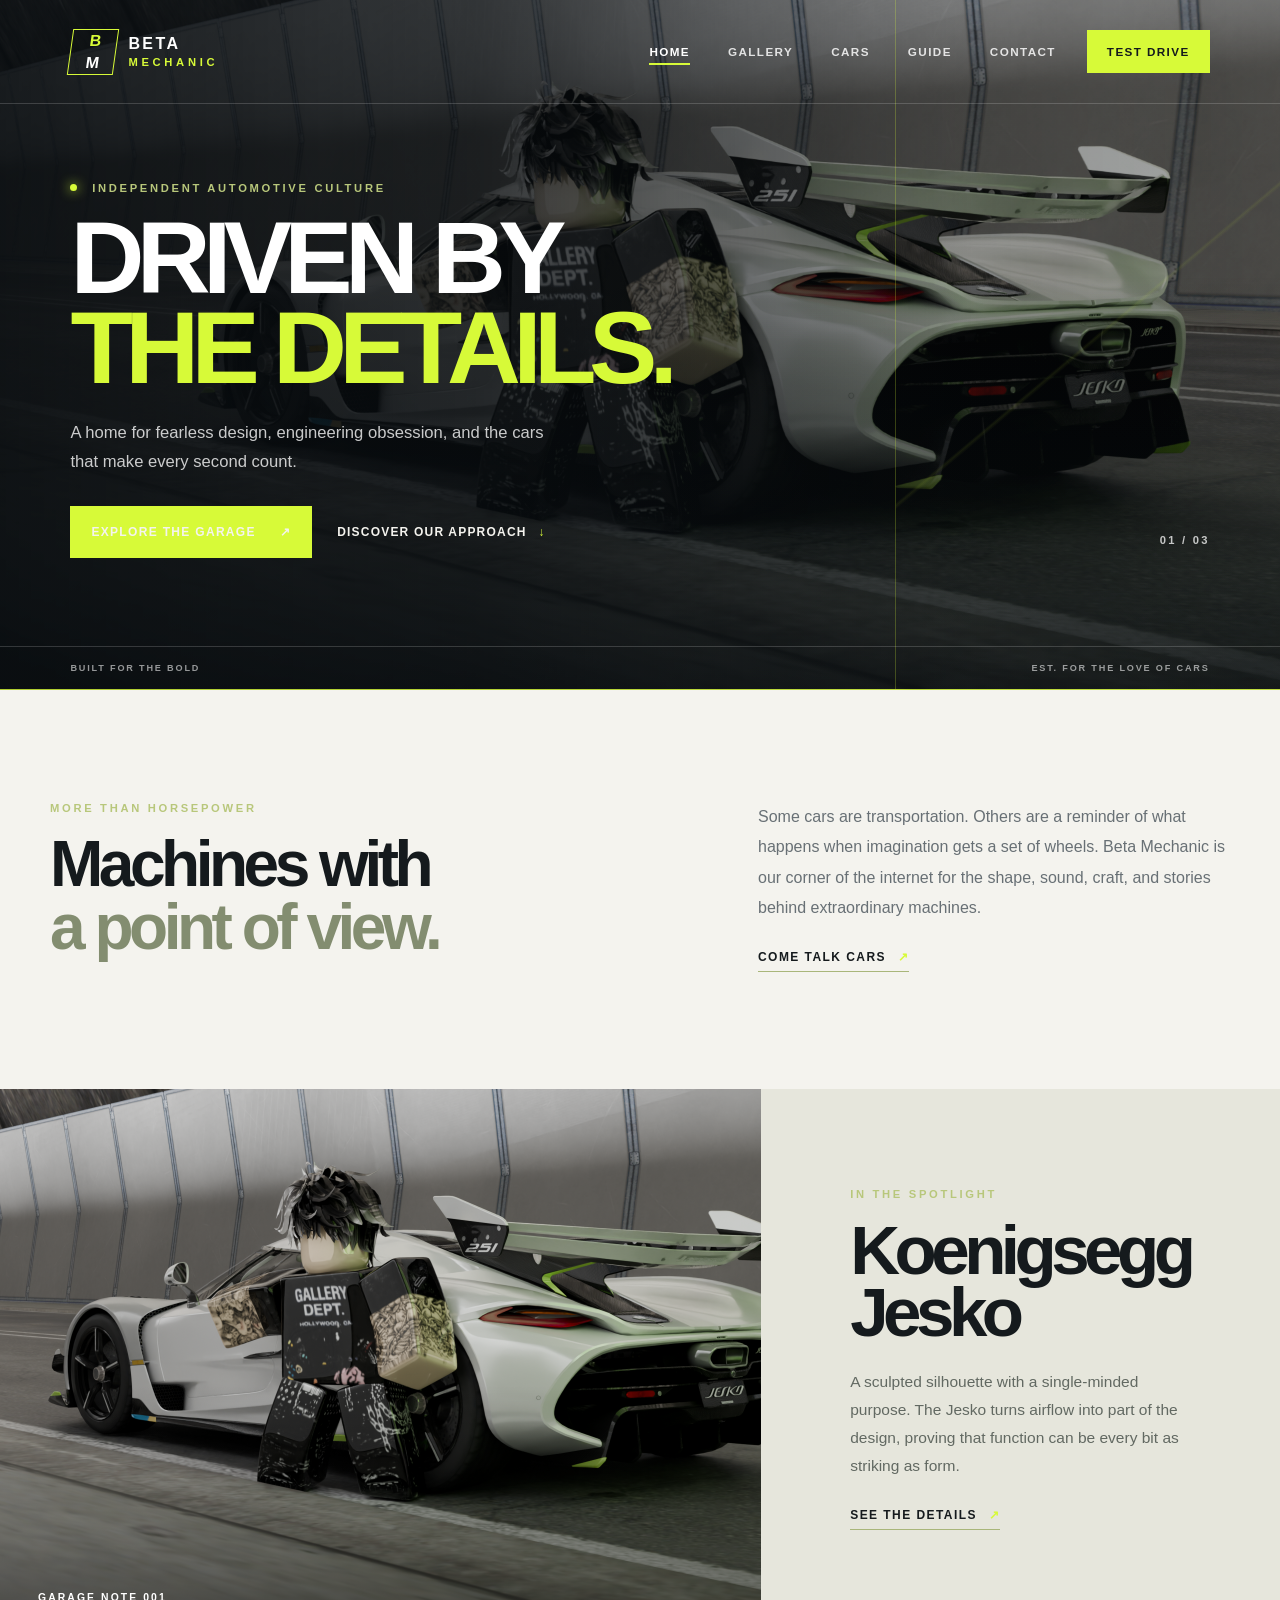
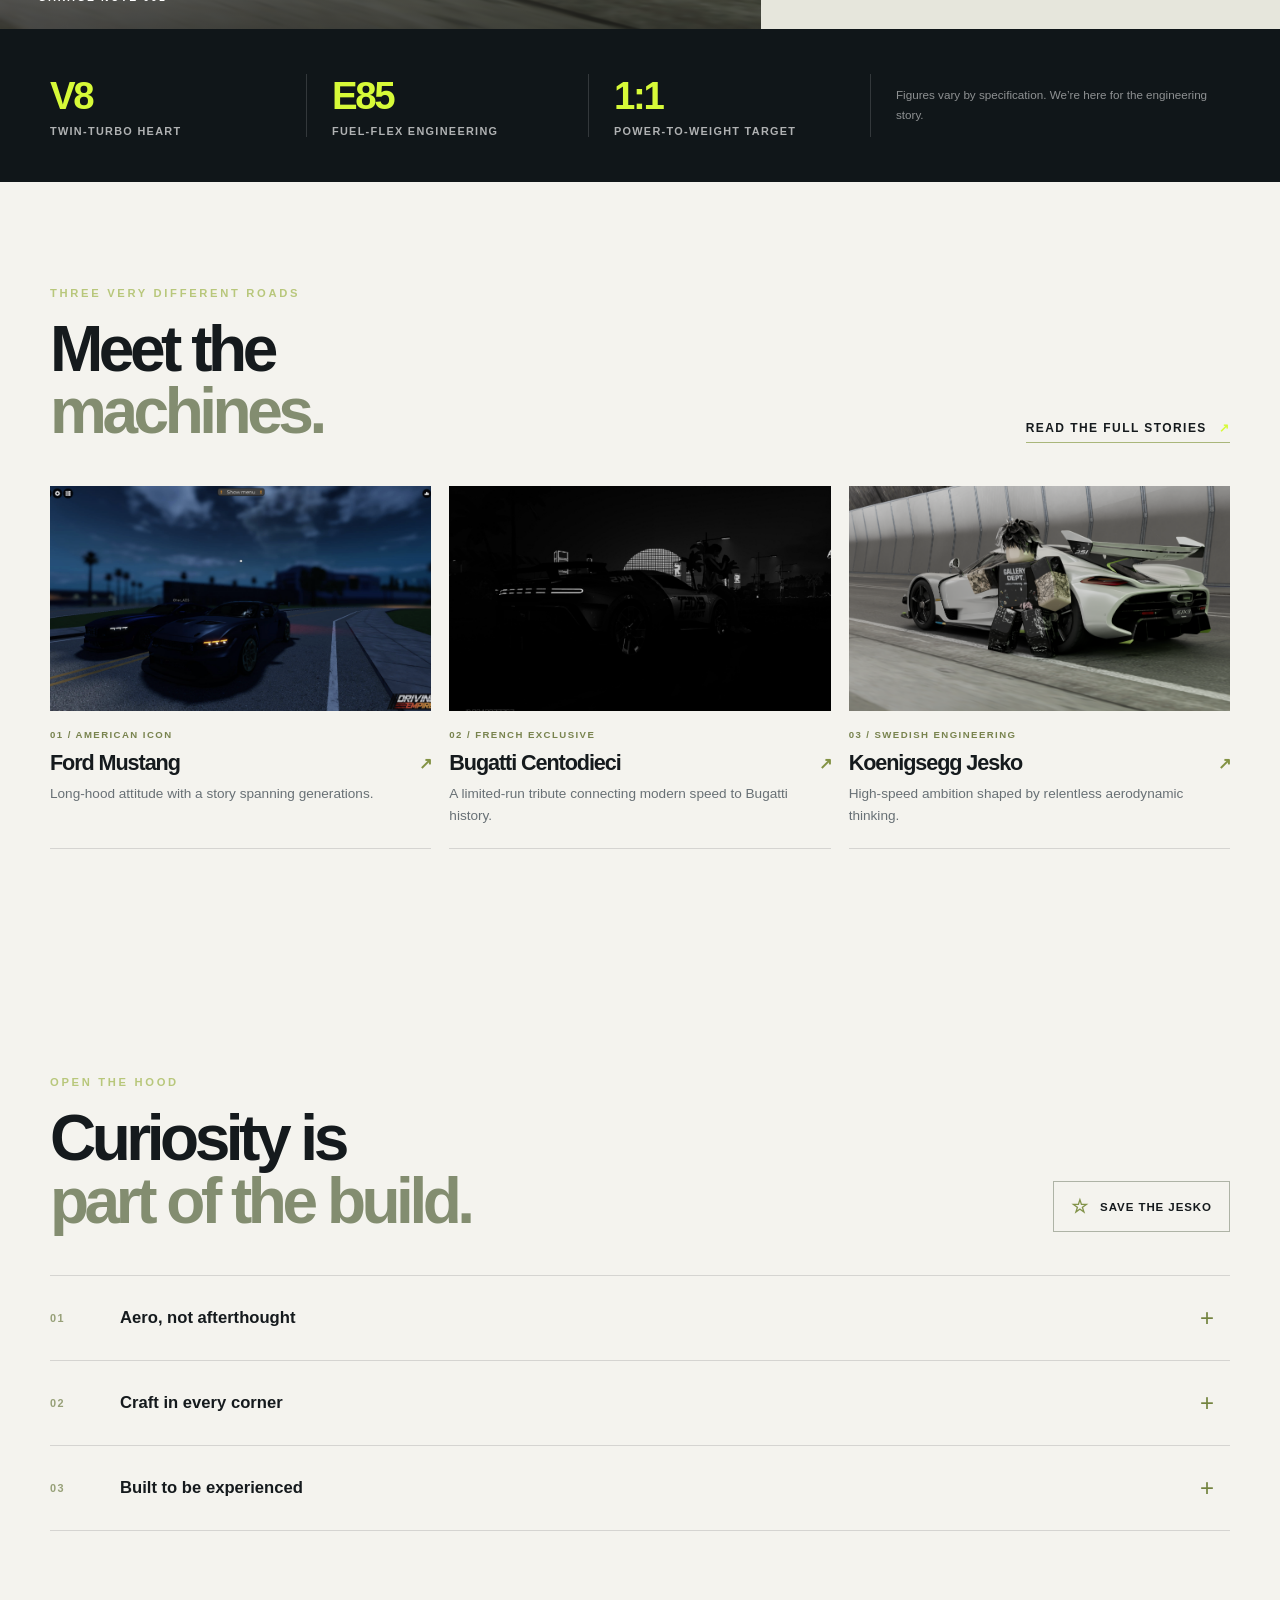
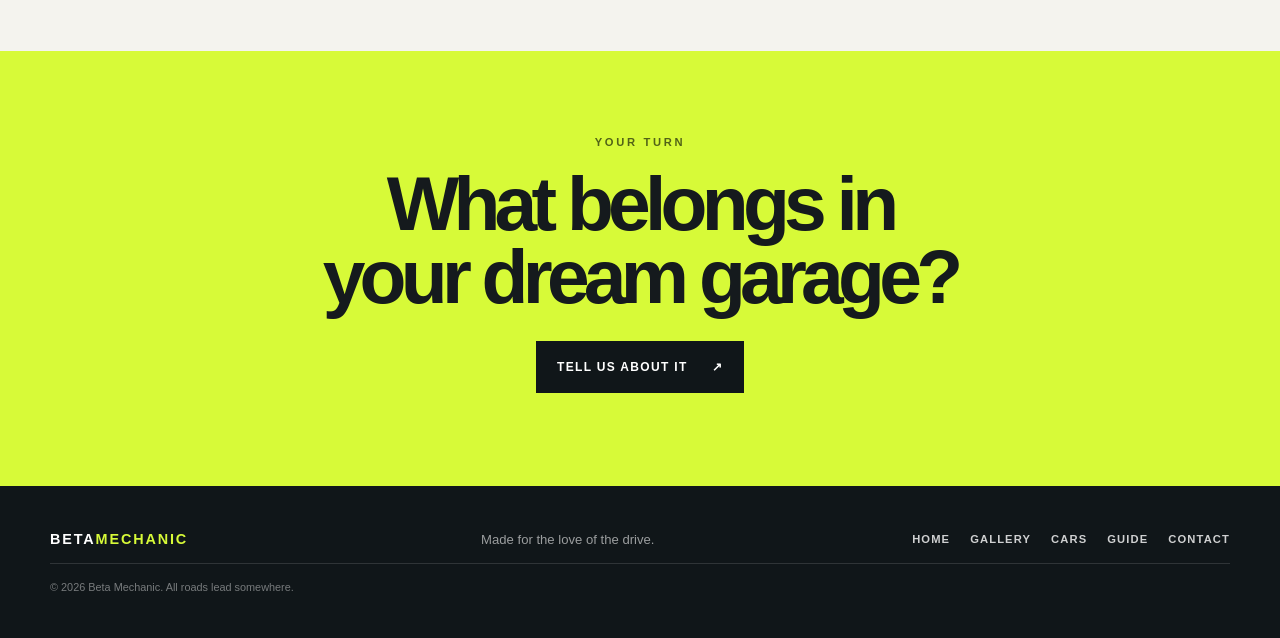
<file: index.html>
<!DOCTYPE html>
<html lang="en">
<head>
    <meta charset="UTF-8">
    <meta name="viewport" content="width=device-width, initial-scale=1.0">
    <meta name="theme-color" content="#111820">
    <meta name="description" content="Beta Mechanic celebrates bold automotive design, engineering, and the machines that move us.">
    <title>Beta Mechanic | Driven by Detail</title>
    <link rel="icon" href="assets/images/bl8watermark.png" type="image/png">
    <link rel="stylesheet" href="styles.css">
    <script src="site.js" defer></script>
</head>
<body class="site-page home-page">
    <header class="site-header">
        <nav class="site-nav" aria-label="Main navigation">
            <a class="site-brand" href="index.html" aria-label="Beta Mechanic home">
                <span class="brand-mark" aria-hidden="true">B<span>M</span></span>
                <span class="brand-name">BETA<span>MECHANIC</span></span>
            </a>
            <button class="menu-toggle" type="button" aria-expanded="false" aria-controls="primary-links">
                <span></span><span></span><span></span>
                <span class="visually-hidden">Toggle navigation</span>
            </button>
            <ul class="nav-links" id="primary-links">
                <li><a href="index.html" aria-current="page">Home</a></li>
                <li><a href="gallery.html">Gallery</a></li>
                <li><a href="cars.html">Cars</a></li>
                <li><a href="guide.html">Guide</a></li>
                <li><a href="contact.html">Contact</a></li>
                <li><a class="nav-cta" href="test1.htm">Test Drive</a></li>
            </ul>
        </nav>
        <div class="header-showcase">
            <p class="eyebrow"><span class="status-dot"></span> Independent automotive culture</p>
            <h1>Driven by<br><span>the details.</span></h1>
            <p class="showcase-copy">A home for fearless design, engineering obsession, and the cars that make every second count.</p>
            <div class="showcase-actions">
                <a class="button-link button-primary" href="gallery.html">Explore the garage <span aria-hidden="true">↗</span></a>
                <a class="text-link" href="#our-approach">Discover our approach <span aria-hidden="true">↓</span></a>
            </div>
            <span class="hero-index" aria-hidden="true">01 / 03</span>
        </div>
        <div class="header-meta" aria-label="Site motto">
            <span>BUILT FOR THE BOLD</span><span>EST. FOR THE LOVE OF CARS</span>
        </div>
    </header>

    <main>
        <section class="intro-section content-wrap" id="our-approach">
            <div class="section-heading">
                <p class="eyebrow">More than horsepower</p>
                <h2>Machines with<br><span>a point of view.</span></h2>
            </div>
            <div class="intro-copy">
                <p>Some cars are transportation. Others are a reminder of what happens when imagination gets a set of wheels. Beta Mechanic is our corner of the internet for the shape, sound, craft, and stories behind extraordinary machines.</p>
                <a class="arrow-link" href="contact.html">Come talk cars <span aria-hidden="true">↗</span></a>
            </div>
        </section>

        <section class="feature-section">
            <div class="feature-visual">
                <img src="assets/images/bl8_jesko_pose.png" alt="Koenigsegg Jesko, captured in a dramatic studio setting">
                <span class="image-label">GARAGE NOTE 001</span>
            </div>
            <div class="feature-copy">
                <p class="eyebrow">In the spotlight</p>
                <h2>Koenigsegg<br>Jesko</h2>
                <p>A sculpted silhouette with a single-minded purpose. The Jesko turns airflow into part of the design, proving that function can be every bit as striking as form.</p>
                <a class="arrow-link" href="gallery.html">See the details <span aria-hidden="true">↗</span></a>
            </div>
        </section>

        <section class="numbers-band" aria-label="Jesko quick facts">
            <div><span class="number-value">V8</span><span class="number-label">Twin-turbo heart</span></div>
            <div><span class="number-value">E85</span><span class="number-label">Fuel-flex engineering</span></div>
            <div><span class="number-value">1:1</span><span class="number-label">Power-to-weight target</span></div>
            <p>Figures vary by specification. We’re here for the engineering story.</p>
        </section>

        <section class="machine-preview content-wrap">
            <div class="section-heading section-heading-row">
                <div>
                    <p class="eyebrow">Three very different roads</p>
                    <h2>Meet the<br><span>machines.</span></h2>
                </div>
                <a class="arrow-link" href="cars.html">Read the full stories <span aria-hidden="true">↗</span></a>
            </div>
            <div class="machine-preview-grid">
                <a class="machine-preview-card" href="cars.html#mustang">
                    <img src="assets/images/1a15d0025e668-screenshotUrl.jpg" alt="Nighttime Driving Empire scene with American performance cars">
                    <span class="preview-number">01 / AMERICAN ICON</span>
                    <h3>Ford Mustang <span aria-hidden="true">↗</span></h3>
                    <p>Long-hood attitude with a story spanning generations.</p>
                </a>
                <a class="machine-preview-card" href="cars.html#centodieci">
                    <img src="assets/images/Screenshot_20261022_033338_Racing Master.jpg" alt="Monochrome racing-game scene with a dramatic hypercar">
                    <span class="preview-number">02 / FRENCH EXCLUSIVE</span>
                    <h3>Bugatti Centodieci <span aria-hidden="true">↗</span></h3>
                    <p>A limited-run tribute connecting modern speed to Bugatti history.</p>
                </a>
                <a class="machine-preview-card" href="cars.html#jesko">
                    <img src="assets/images/bl8_jesko_pose.png" alt="Rear view of the Koenigsegg Jesko in a studio">
                    <span class="preview-number">03 / SWEDISH ENGINEERING</span>
                    <h3>Koenigsegg Jesko <span aria-hidden="true">↗</span></h3>
                    <p>High-speed ambition shaped by relentless aerodynamic thinking.</p>
                </a>
            </div>
        </section>

        <section class="garage-section content-wrap">
            <div class="section-heading section-heading-row">
                <div>
                    <p class="eyebrow">Open the hood</p>
                    <h2>Curiosity is<br><span>part of the build.</span></h2>
                </div>
                <button class="favorite-button" type="button" aria-pressed="false">
                    <span aria-hidden="true">☆</span> Save the Jesko
                </button>
            </div>
            <div class="info-grid">
                <details class="info-card">
                    <summary><span class="card-number">01</span><span>Aero, not afterthought</span><span class="summary-icon" aria-hidden="true">+</span></summary>
                    <p>Every vent, wing, and surface is a conversation with the air. On a car like the Jesko, aerodynamics are not decoration added at the end—they shape the entire machine.</p>
                </details>
                <details class="info-card">
                    <summary><span class="card-number">02</span><span>Craft in every corner</span><span class="summary-icon" aria-hidden="true">+</span></summary>
                    <p>From the cabin controls to the bodywork, the best details reward a closer look. Great design makes precision feel effortless, even when the engineering is anything but.</p>
                </details>
                <details class="info-card">
                    <summary><span class="card-number">03</span><span>Built to be experienced</span><span class="summary-icon" aria-hidden="true">+</span></summary>
                    <p>Specifications tell part of the story. The sound, the response, and the feeling of a car coming alive are what turn numbers into a memory.</p>
                </details>
            </div>
        </section>

        <section class="cta-strip">
            <p class="eyebrow">Your turn</p>
            <h2>What belongs in<br>your dream garage?</h2>
            <a class="button-link button-dark" href="contact.html">Tell us about it <span aria-hidden="true">↗</span></a>
        </section>
    </main>

    <footer class="site-footer">
        <a class="footer-brand" href="index.html">BETA<span>MECHANIC</span></a>
        <p>Made for the love of the drive.</p>
        <nav aria-label="Footer navigation">
            <a href="index.html">Home</a><a href="gallery.html">Gallery</a><a href="cars.html">Cars</a><a href="guide.html">Guide</a><a href="contact.html">Contact</a>
        </nav>
        <small>© <span data-year></span> Beta Mechanic. All roads lead somewhere.</small>
    </footer>
</body>
</html>
</file>
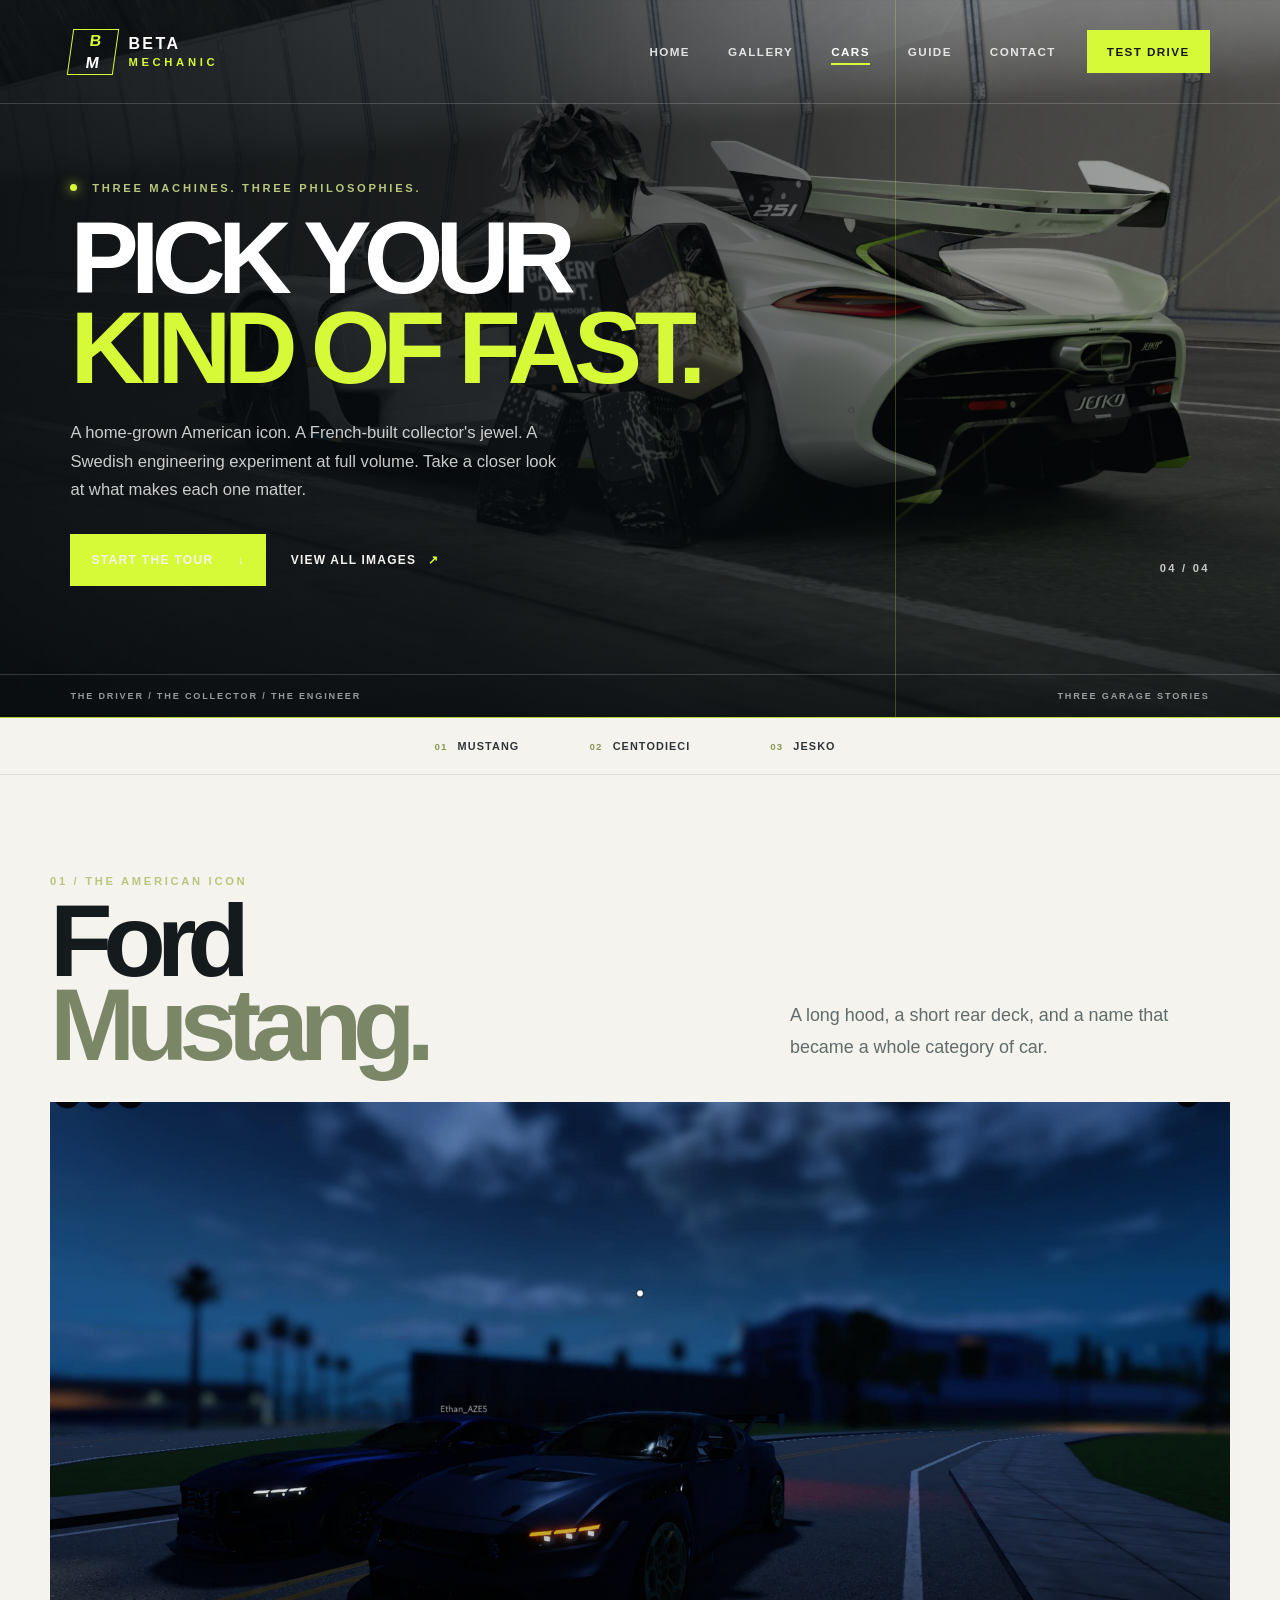
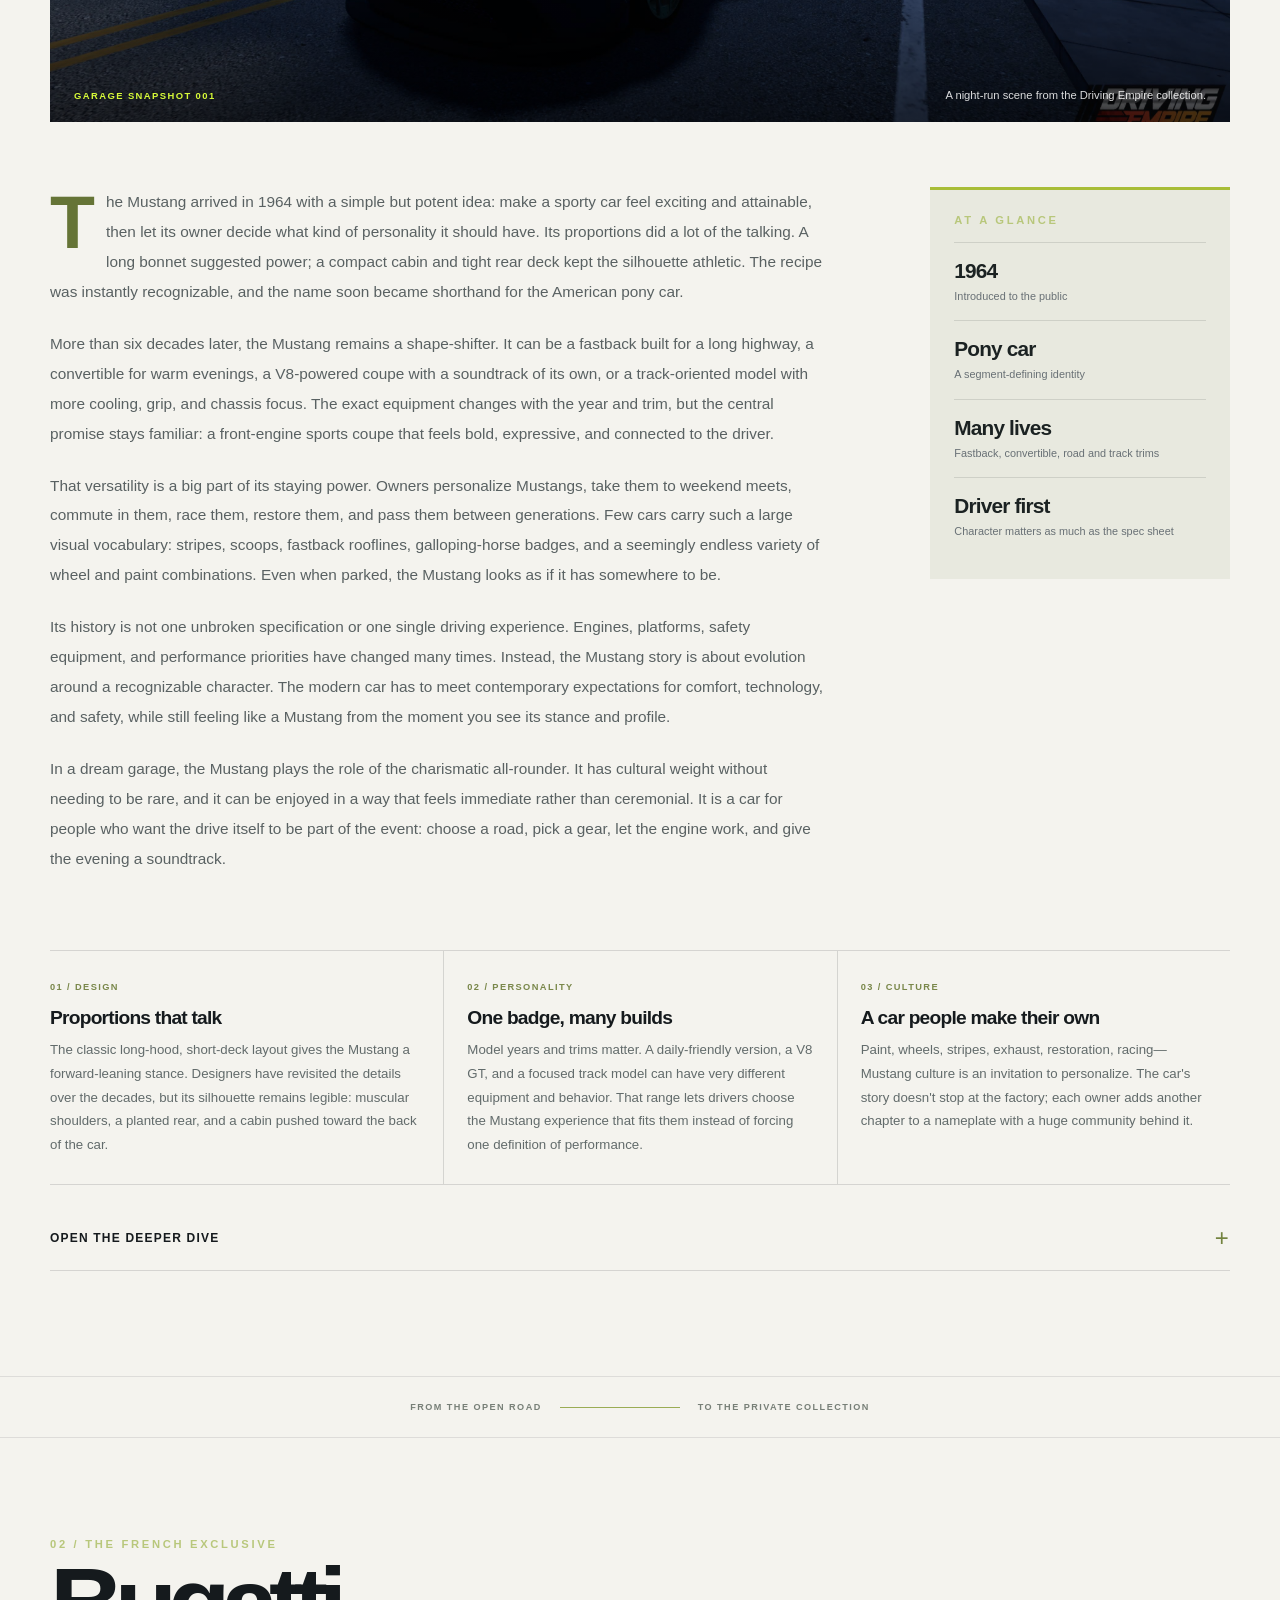
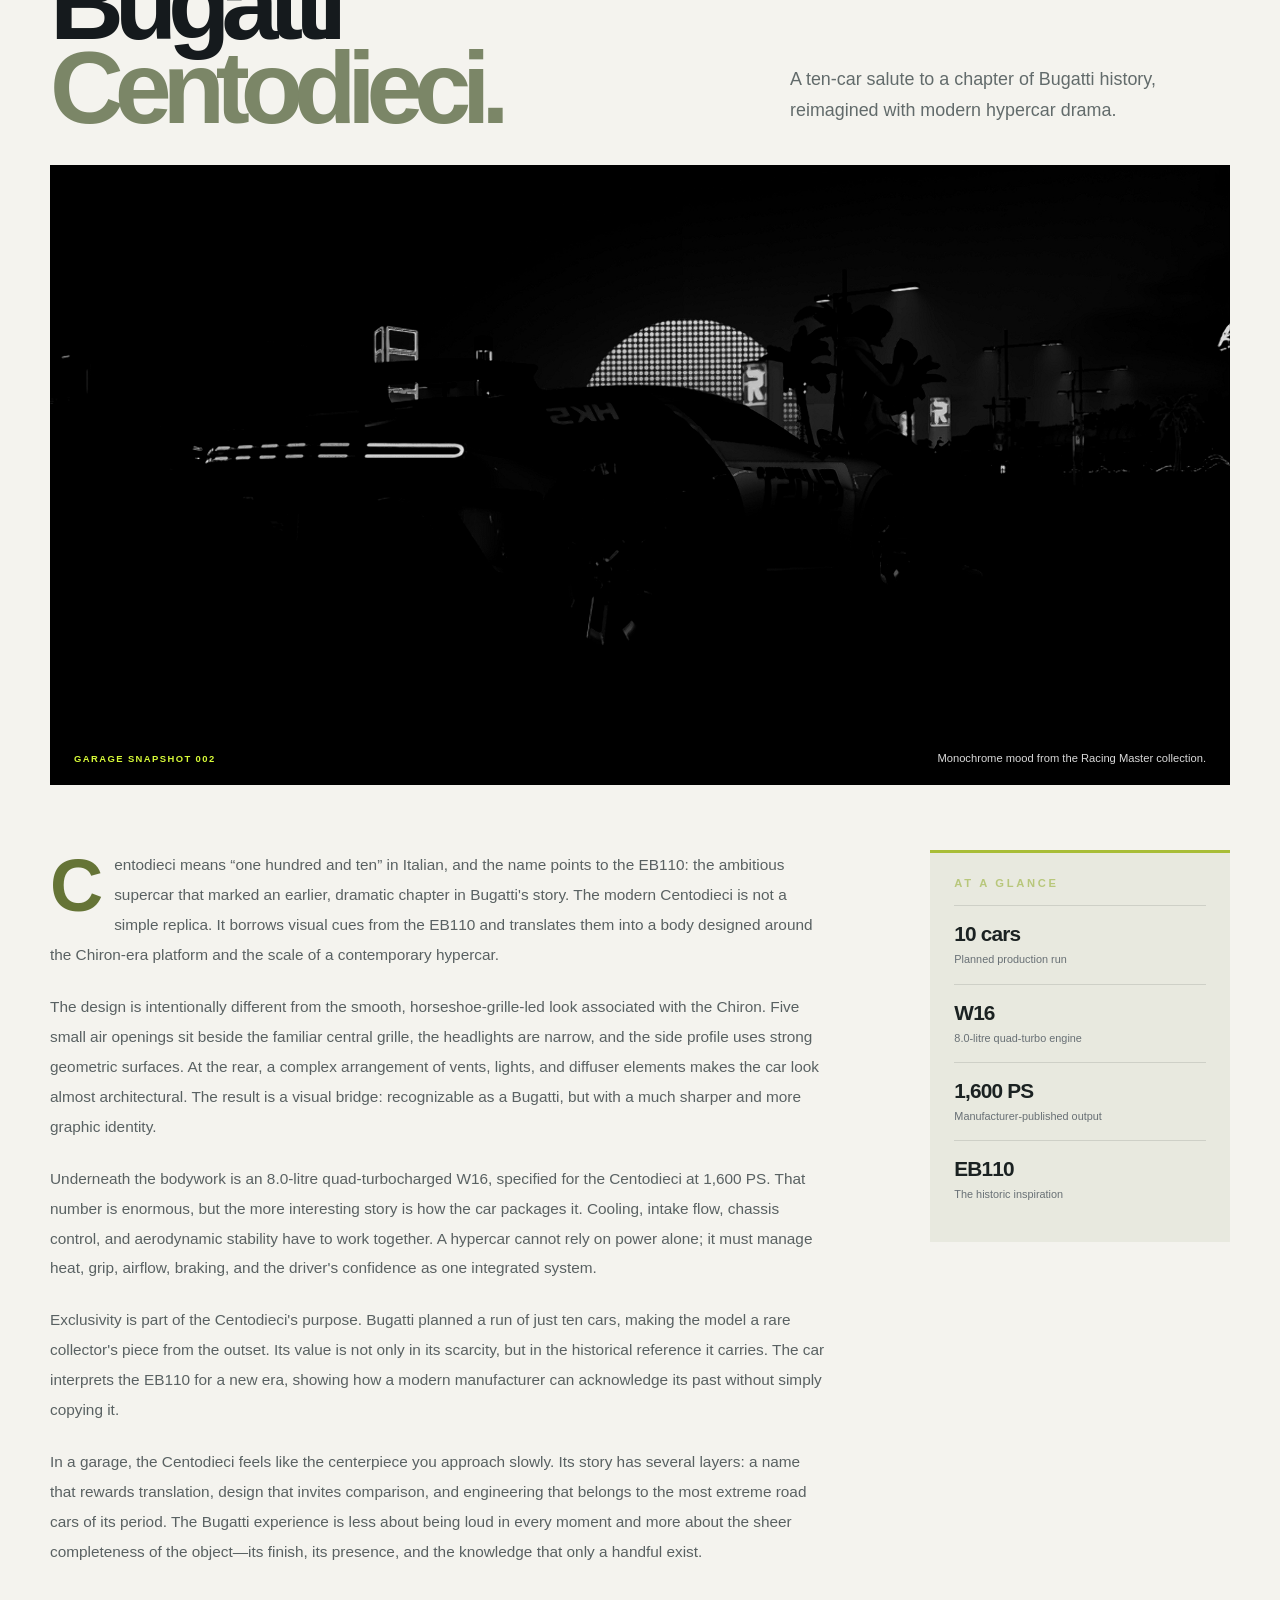
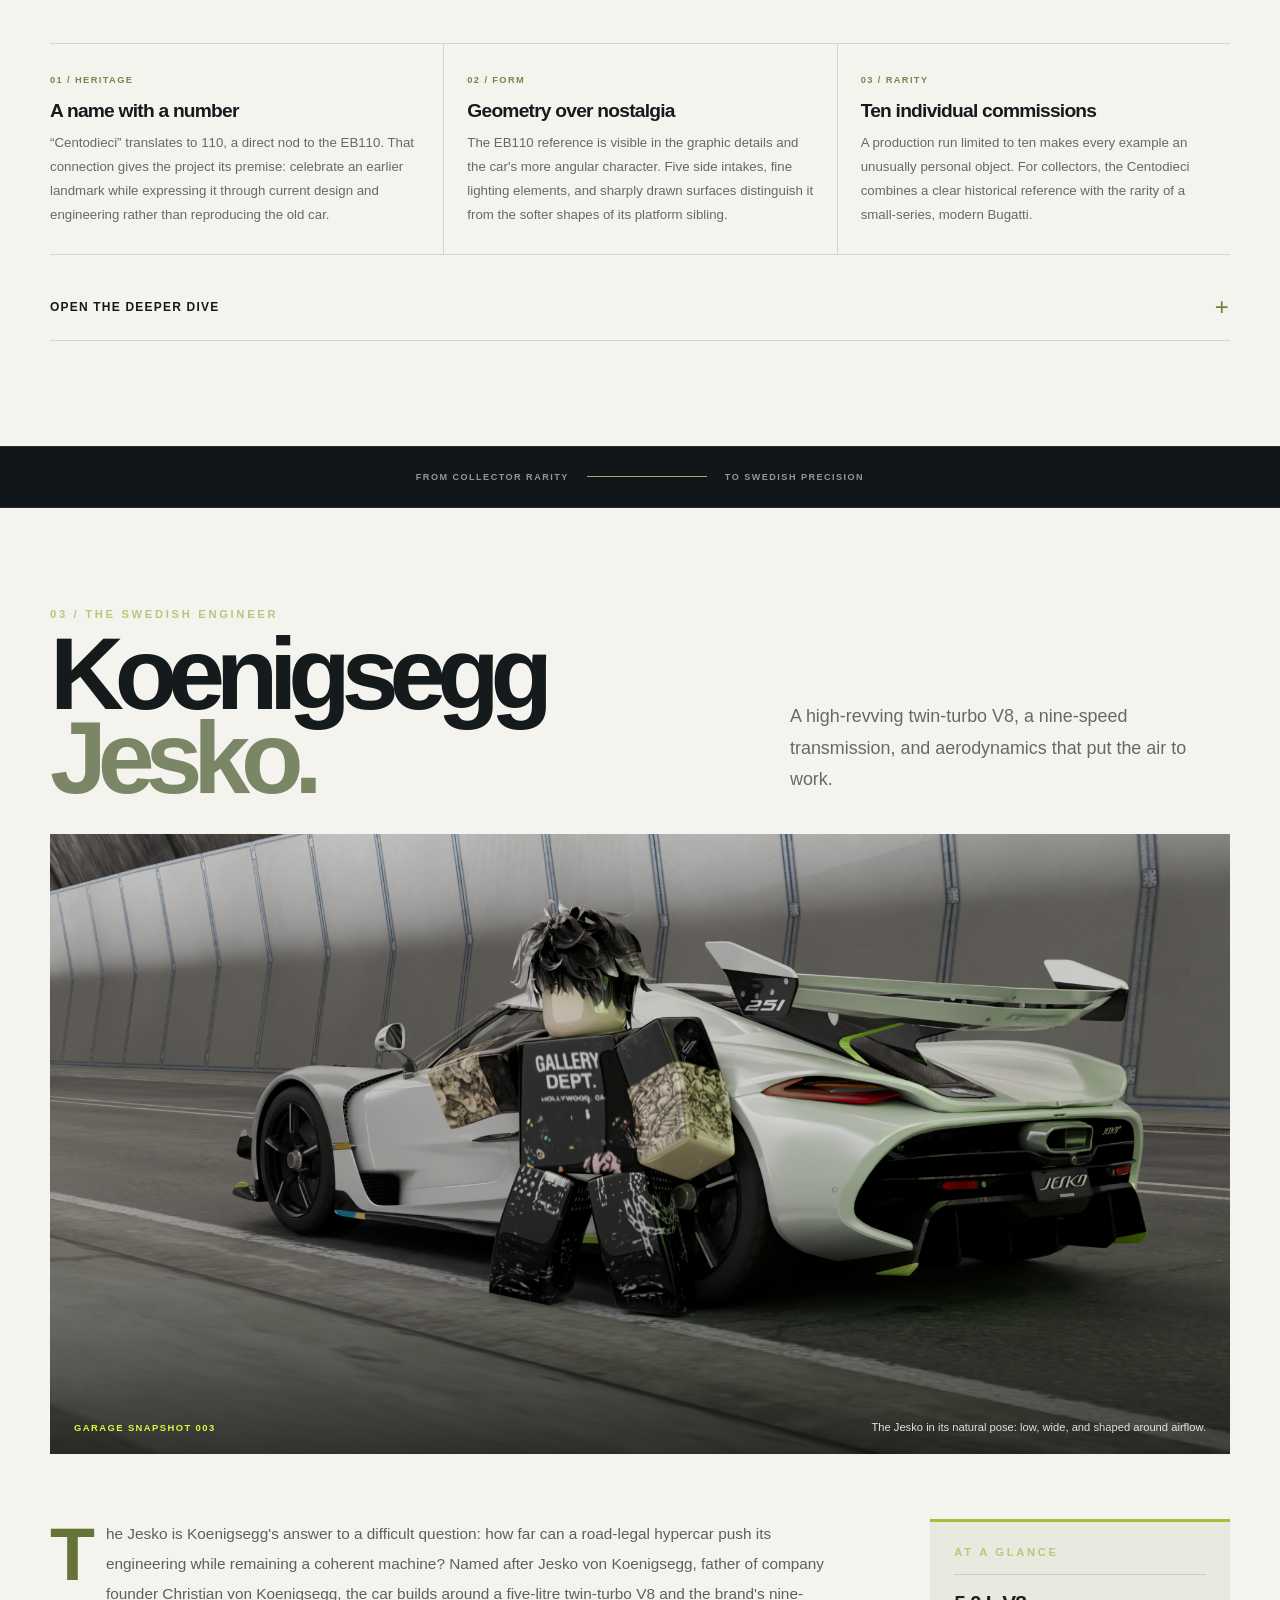
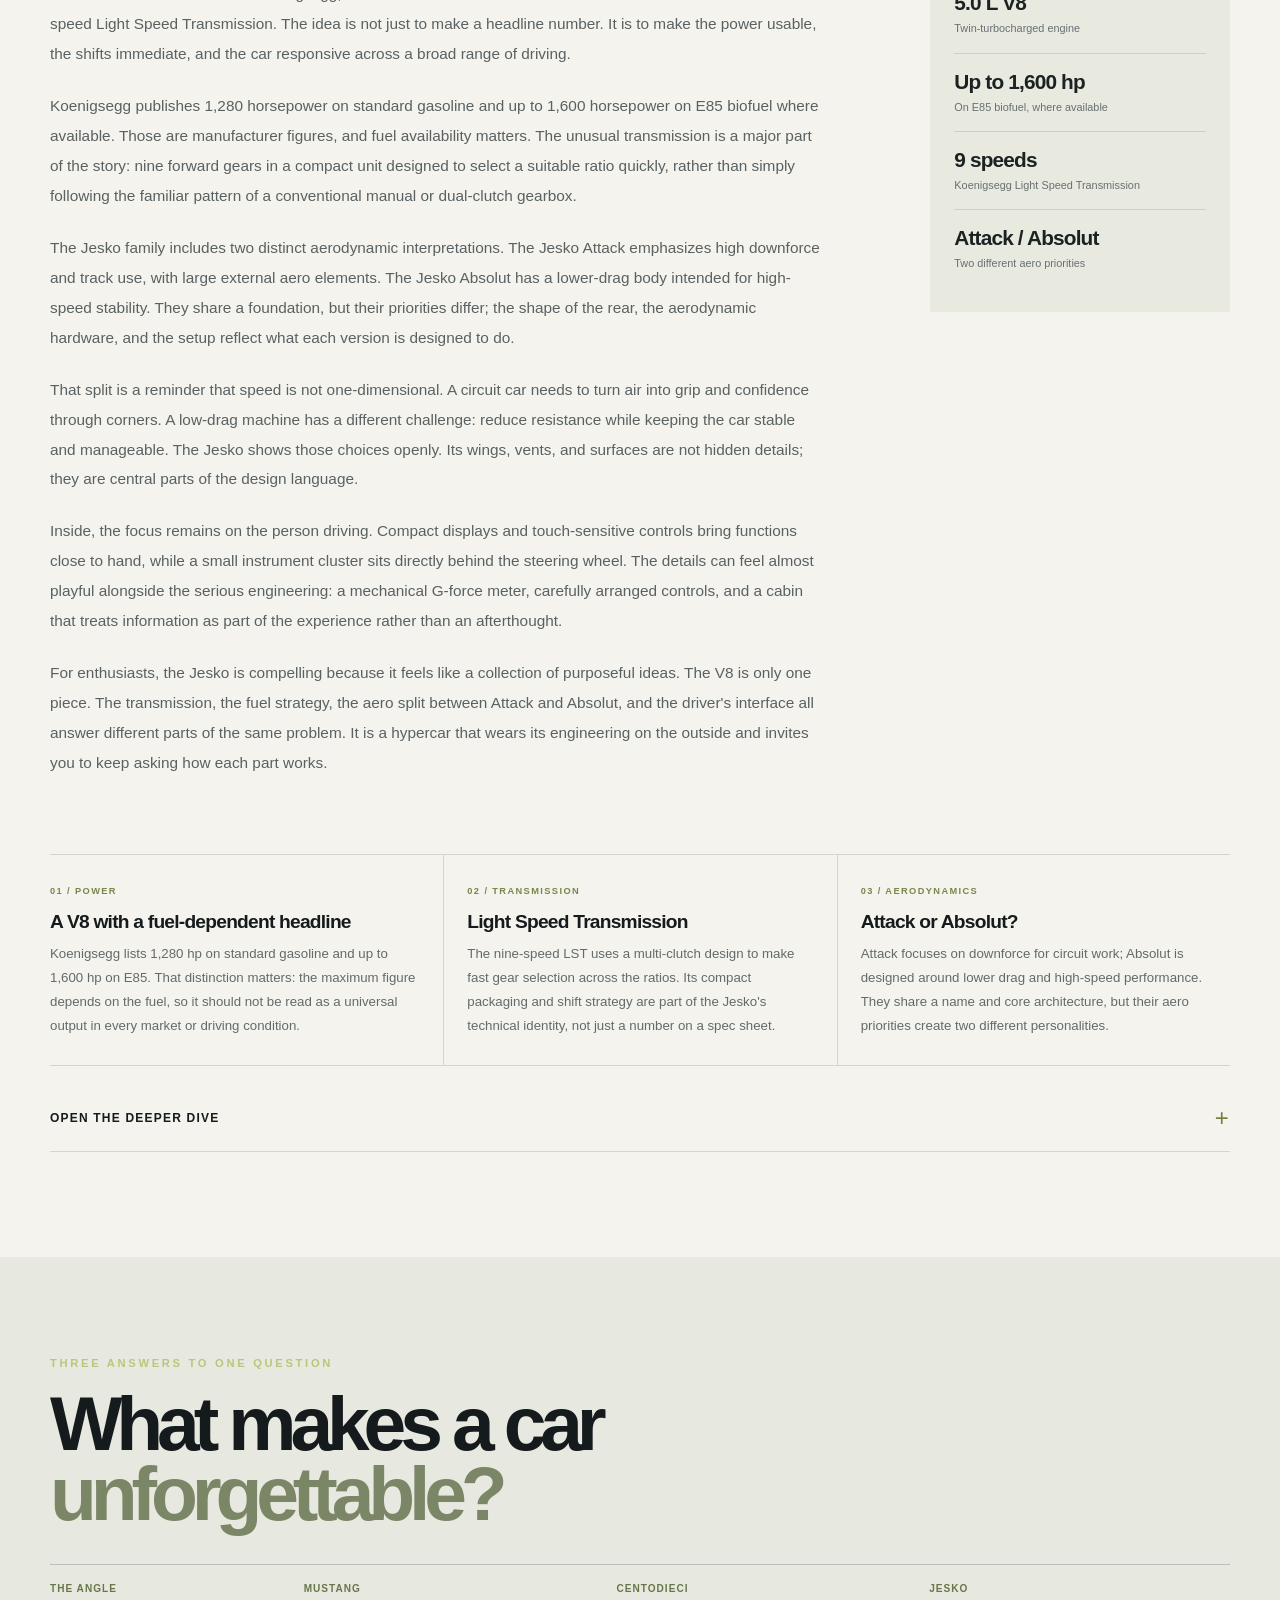
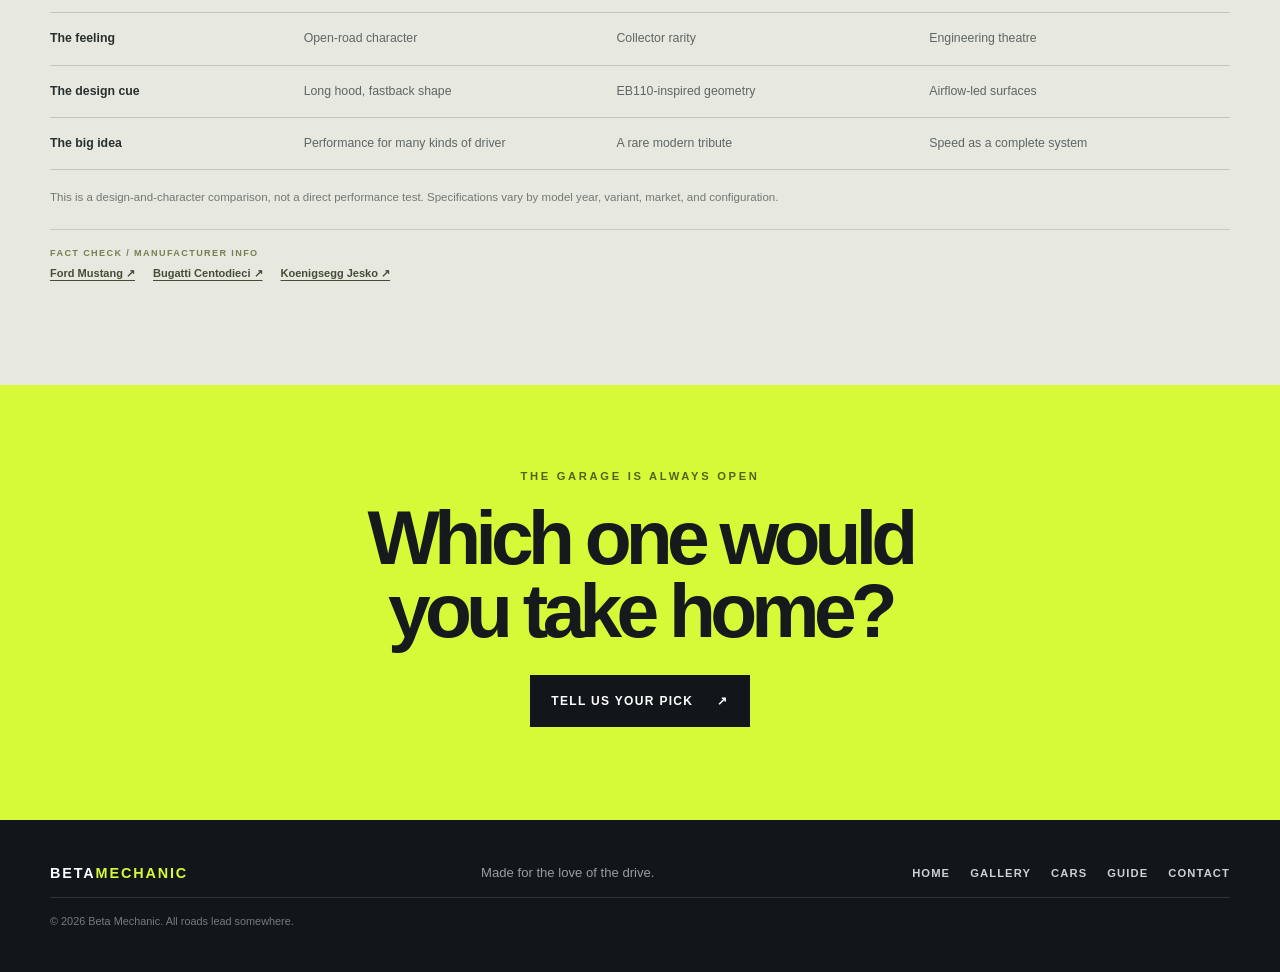
<file: cars.html>
<!DOCTYPE html>
<html lang="en">
<head>
    <meta charset="UTF-8">
    <meta name="viewport" content="width=device-width, initial-scale=1.0">
    <meta name="theme-color" content="#111820">
    <meta name="description" content="Long-form stories about the Ford Mustang, Bugatti Centodieci, and Koenigsegg Jesko: three different ideas of performance.">
    <title>Beta Mechanic | Three Cars, Three Stories</title>
    <link rel="icon" href="assets/images/bl8watermark.png" type="image/png">
    <link rel="stylesheet" href="styles.css">
    <script src="site.js" defer></script>
</head>
<body class="site-page cars-page">
    <header class="site-header">
        <nav class="site-nav" aria-label="Main navigation">
            <a class="site-brand" href="index.html" aria-label="Beta Mechanic home">
                <span class="brand-mark" aria-hidden="true">B<span>M</span></span>
                <span class="brand-name">BETA<span>MECHANIC</span></span>
            </a>
            <button class="menu-toggle" type="button" aria-expanded="false" aria-controls="primary-links">
                <span></span><span></span><span></span>
                <span class="visually-hidden">Toggle navigation</span>
            </button>
            <ul class="nav-links" id="primary-links">
                <li><a href="index.html">Home</a></li>
                <li><a href="gallery.html">Gallery</a></li>
                <li><a href="cars.html" aria-current="page">Cars</a></li>
                <li><a href="guide.html">Guide</a></li>
                <li><a href="contact.html">Contact</a></li>
                <li><a class="nav-cta" href="test1.htm">Test Drive</a></li>
            </ul>
        </nav>
        <div class="header-showcase">
            <p class="eyebrow"><span class="status-dot"></span> Three machines. Three philosophies.</p>
            <h1>Pick your<br><span>kind of fast.</span></h1>
            <p class="showcase-copy">A home-grown American icon. A French-built collector's jewel. A Swedish engineering experiment at full volume. Take a closer look at what makes each one matter.</p>
            <div class="showcase-actions">
                <a class="button-link button-primary" href="#mustang">Start the tour <span aria-hidden="true">↓</span></a>
                <a class="text-link" href="gallery.html">View all images <span aria-hidden="true">↗</span></a>
            </div>
            <span class="hero-index" aria-hidden="true">04 / 04</span>
        </div>
        <div class="header-meta" aria-label="Feature page index">
            <span>THE DRIVER / THE COLLECTOR / THE ENGINEER</span><span>THREE GARAGE STORIES</span>
        </div>
    </header>

    <main>
        <nav class="car-jumpbar" aria-label="Jump to car profile">
            <a href="#mustang"><span>01</span> Mustang</a>
            <a href="#centodieci"><span>02</span> Centodieci</a>
            <a href="#jesko"><span>03</span> Jesko</a>
        </nav>

        <section class="car-dossier content-wrap" id="mustang">
            <div class="dossier-heading">
                <p class="eyebrow">01 / The American icon</p>
                <h2>Ford<br><span>Mustang.</span></h2>
                <p class="dossier-deck">A long hood, a short rear deck, and a name that became a whole category of car.</p>
            </div>
            <figure class="dossier-image">
                <img src="assets/images/1a15d0025e668-screenshotUrl.jpg" alt="Nighttime Driving Empire scene with American performance cars on a city road">
                <figcaption><span>GARAGE SNAPSHOT 001</span> A night-run scene from the Driving Empire collection.</figcaption>
            </figure>
            <div class="dossier-body">
                <div class="dossier-copy">
                    <p class="dropcap">The Mustang arrived in 1964 with a simple but potent idea: make a sporty car feel exciting and attainable, then let its owner decide what kind of personality it should have. Its proportions did a lot of the talking. A long bonnet suggested power; a compact cabin and tight rear deck kept the silhouette athletic. The recipe was instantly recognizable, and the name soon became shorthand for the American pony car.</p>
                    <p>More than six decades later, the Mustang remains a shape-shifter. It can be a fastback built for a long highway, a convertible for warm evenings, a V8-powered coupe with a soundtrack of its own, or a track-oriented model with more cooling, grip, and chassis focus. The exact equipment changes with the year and trim, but the central promise stays familiar: a front-engine sports coupe that feels bold, expressive, and connected to the driver.</p>
                    <p>That versatility is a big part of its staying power. Owners personalize Mustangs, take them to weekend meets, commute in them, race them, restore them, and pass them between generations. Few cars carry such a large visual vocabulary: stripes, scoops, fastback rooflines, galloping-horse badges, and a seemingly endless variety of wheel and paint combinations. Even when parked, the Mustang looks as if it has somewhere to be.</p>
                    <p>Its history is not one unbroken specification or one single driving experience. Engines, platforms, safety equipment, and performance priorities have changed many times. Instead, the Mustang story is about evolution around a recognizable character. The modern car has to meet contemporary expectations for comfort, technology, and safety, while still feeling like a Mustang from the moment you see its stance and profile.</p>
                    <p>In a dream garage, the Mustang plays the role of the charismatic all-rounder. It has cultural weight without needing to be rare, and it can be enjoyed in a way that feels immediate rather than ceremonial. It is a car for people who want the drive itself to be part of the event: choose a road, pick a gear, let the engine work, and give the evening a soundtrack.</p>
                </div>
                <aside class="dossier-facts" aria-label="Ford Mustang at a glance">
                    <p class="eyebrow">At a glance</p>
                    <div><strong>1964</strong><span>Introduced to the public</span></div>
                    <div><strong>Pony car</strong><span>A segment-defining identity</span></div>
                    <div><strong>Many lives</strong><span>Fastback, convertible, road and track trims</span></div>
                    <div><strong>Driver first</strong><span>Character matters as much as the spec sheet</span></div>
                </aside>
            </div>
            <div class="dossier-detail-grid">
                <article class="dossier-detail-card">
                    <span class="detail-index">01 / DESIGN</span>
                    <h3>Proportions that talk</h3>
                    <p>The classic long-hood, short-deck layout gives the Mustang a forward-leaning stance. Designers have revisited the details over the decades, but its silhouette remains legible: muscular shoulders, a planted rear, and a cabin pushed toward the back of the car.</p>
                </article>
                <article class="dossier-detail-card">
                    <span class="detail-index">02 / PERSONALITY</span>
                    <h3>One badge, many builds</h3>
                    <p>Model years and trims matter. A daily-friendly version, a V8 GT, and a focused track model can have very different equipment and behavior. That range lets drivers choose the Mustang experience that fits them instead of forcing one definition of performance.</p>
                </article>
                <article class="dossier-detail-card">
                    <span class="detail-index">03 / CULTURE</span>
                    <h3>A car people make their own</h3>
                    <p>Paint, wheels, stripes, exhaust, restoration, racing—Mustang culture is an invitation to personalize. The car's story doesn't stop at the factory; each owner adds another chapter to a nameplate with a huge community behind it.</p>
                </article>
            </div>
            <details class="deep-dive">
                <summary><span>Open the deeper dive</span><span class="summary-icon" aria-hidden="true">+</span></summary>
                <div class="deep-dive-copy">
                    <h3>Why the Mustang still feels like a Mustang</h3>
                    <p>Continuity is difficult when a car survives across generations. Regulations change, technology moves forward, and customers expect more refinement. The Mustang's answer has been to preserve its emotional cues while modernizing the hardware around them. The front-engine layout, assertive proportions, rear-drive heritage, and broad performance range create a link between eras, even when the actual cars are mechanically distinct.</p>
                    <p>That balance also explains why the car can be interpreted in so many ways. Some people love the sound and feel of a V8; others prize the styling, the open-air option, or the chance to build a personal project. Fans may disagree about the best generation, engine, or trim, but the debate is part of the appeal. The Mustang is not a museum object. It is an ongoing conversation about what a fun, expressive performance car should be.</p>
                    <p>Specifications depend on model year and market, so always check the exact car being discussed. The story that stays constant is simpler: the Mustang makes performance feel visible, audible, and approachable.</p>
                </div>
            </details>
        </section>

        <section class="car-transition">
            <span>FROM THE OPEN ROAD</span><span class="transition-line" aria-hidden="true"></span><span>TO THE PRIVATE COLLECTION</span>
        </section>

        <section class="car-dossier content-wrap" id="centodieci">
            <div class="dossier-heading">
                <p class="eyebrow">02 / The French exclusive</p>
                <h2>Bugatti<br><span>Centodieci.</span></h2>
                <p class="dossier-deck">A ten-car salute to a chapter of Bugatti history, reimagined with modern hypercar drama.</p>
            </div>
            <figure class="dossier-image dossier-image-mono">
                <img src="assets/images/Screenshot_20261022_033338_Racing Master.jpg" alt="Monochrome Racing Master screenshot showing a dramatic hypercar street scene">
                <figcaption><span>GARAGE SNAPSHOT 002</span> Monochrome mood from the Racing Master collection.</figcaption>
            </figure>
            <div class="dossier-body">
                <div class="dossier-copy">
                    <p class="dropcap">Centodieci means “one hundred and ten” in Italian, and the name points to the EB110: the ambitious supercar that marked an earlier, dramatic chapter in Bugatti's story. The modern Centodieci is not a simple replica. It borrows visual cues from the EB110 and translates them into a body designed around the Chiron-era platform and the scale of a contemporary hypercar.</p>
                    <p>The design is intentionally different from the smooth, horseshoe-grille-led look associated with the Chiron. Five small air openings sit beside the familiar central grille, the headlights are narrow, and the side profile uses strong geometric surfaces. At the rear, a complex arrangement of vents, lights, and diffuser elements makes the car look almost architectural. The result is a visual bridge: recognizable as a Bugatti, but with a much sharper and more graphic identity.</p>
                    <p>Underneath the bodywork is an 8.0-litre quad-turbocharged W16, specified for the Centodieci at 1,600 PS. That number is enormous, but the more interesting story is how the car packages it. Cooling, intake flow, chassis control, and aerodynamic stability have to work together. A hypercar cannot rely on power alone; it must manage heat, grip, airflow, braking, and the driver's confidence as one integrated system.</p>
                    <p>Exclusivity is part of the Centodieci's purpose. Bugatti planned a run of just ten cars, making the model a rare collector's piece from the outset. Its value is not only in its scarcity, but in the historical reference it carries. The car interprets the EB110 for a new era, showing how a modern manufacturer can acknowledge its past without simply copying it.</p>
                    <p>In a garage, the Centodieci feels like the centerpiece you approach slowly. Its story has several layers: a name that rewards translation, design that invites comparison, and engineering that belongs to the most extreme road cars of its period. The Bugatti experience is less about being loud in every moment and more about the sheer completeness of the object—its finish, its presence, and the knowledge that only a handful exist.</p>
                </div>
                <aside class="dossier-facts" aria-label="Bugatti Centodieci at a glance">
                    <p class="eyebrow">At a glance</p>
                    <div><strong>10 cars</strong><span>Planned production run</span></div>
                    <div><strong>W16</strong><span>8.0-litre quad-turbo engine</span></div>
                    <div><strong>1,600 PS</strong><span>Manufacturer-published output</span></div>
                    <div><strong>EB110</strong><span>The historic inspiration</span></div>
                </aside>
            </div>
            <div class="dossier-detail-grid">
                <article class="dossier-detail-card">
                    <span class="detail-index">01 / HERITAGE</span>
                    <h3>A name with a number</h3>
                    <p>“Centodieci” translates to 110, a direct nod to the EB110. That connection gives the project its premise: celebrate an earlier landmark while expressing it through current design and engineering rather than reproducing the old car.</p>
                </article>
                <article class="dossier-detail-card">
                    <span class="detail-index">02 / FORM</span>
                    <h3>Geometry over nostalgia</h3>
                    <p>The EB110 reference is visible in the graphic details and the car's more angular character. Five side intakes, fine lighting elements, and sharply drawn surfaces distinguish it from the softer shapes of its platform sibling.</p>
                </article>
                <article class="dossier-detail-card">
                    <span class="detail-index">03 / RARITY</span>
                    <h3>Ten individual commissions</h3>
                    <p>A production run limited to ten makes every example an unusually personal object. For collectors, the Centodieci combines a clear historical reference with the rarity of a small-series, modern Bugatti.</p>
                </article>
            </div>
            <details class="deep-dive">
                <summary><span>Open the deeper dive</span><span class="summary-icon" aria-hidden="true">+</span></summary>
                <div class="deep-dive-copy">
                    <h3>Homage without imitation</h3>
                    <p>The strongest tributes do more than repeat old shapes. They understand what made the original significant, then ask what that idea would look like now. The Centodieci uses the EB110 as a point of departure: a connection to Bugatti's return to the supercar world, and a reminder that the brand has repeatedly used engineering ambition to define itself.</p>
                    <p>Its styling is a deliberate counterpoint to the flowing curves of the Chiron. The tighter openings and hard-edged elements make the body appear almost hand-drawn from a different design language. Yet the car still has to perform the practical work of a modern hypercar: channel air, feed radiators, control temperature, and maintain stability. Form and function are not competing goals here; each surface has to justify itself.</p>
                    <p>Published figures describe the Centodieci's engine output and limited production, but individual specifications and market details can vary. The lasting impression is its combination of historical context, technical excess, and extreme scarcity.</p>
                </div>
            </details>
        </section>

        <section class="car-transition car-transition-dark">
            <span>FROM COLLECTOR RARITY</span><span class="transition-line" aria-hidden="true"></span><span>TO SWEDISH PRECISION</span>
        </section>

        <section class="car-dossier content-wrap" id="jesko">
            <div class="dossier-heading">
                <p class="eyebrow">03 / The Swedish engineer</p>
                <h2>Koenigsegg<br><span>Jesko.</span></h2>
                <p class="dossier-deck">A high-revving twin-turbo V8, a nine-speed transmission, and aerodynamics that put the air to work.</p>
            </div>
            <figure class="dossier-image">
                <img src="assets/images/bl8_jesko_pose.png" alt="Rear view of a white Koenigsegg Jesko with its large aerodynamic wing">
                <figcaption><span>GARAGE SNAPSHOT 003</span> The Jesko in its natural pose: low, wide, and shaped around airflow.</figcaption>
            </figure>
            <div class="dossier-body">
                <div class="dossier-copy">
                    <p class="dropcap">The Jesko is Koenigsegg's answer to a difficult question: how far can a road-legal hypercar push its engineering while remaining a coherent machine? Named after Jesko von Koenigsegg, father of company founder Christian von Koenigsegg, the car builds around a five-litre twin-turbo V8 and the brand's nine-speed Light Speed Transmission. The idea is not just to make a headline number. It is to make the power usable, the shifts immediate, and the car responsive across a broad range of driving.</p>
                    <p>Koenigsegg publishes 1,280 horsepower on standard gasoline and up to 1,600 horsepower on E85 biofuel where available. Those are manufacturer figures, and fuel availability matters. The unusual transmission is a major part of the story: nine forward gears in a compact unit designed to select a suitable ratio quickly, rather than simply following the familiar pattern of a conventional manual or dual-clutch gearbox.</p>
                    <p>The Jesko family includes two distinct aerodynamic interpretations. The Jesko Attack emphasizes high downforce and track use, with large external aero elements. The Jesko Absolut has a lower-drag body intended for high-speed stability. They share a foundation, but their priorities differ; the shape of the rear, the aerodynamic hardware, and the setup reflect what each version is designed to do.</p>
                    <p>That split is a reminder that speed is not one-dimensional. A circuit car needs to turn air into grip and confidence through corners. A low-drag machine has a different challenge: reduce resistance while keeping the car stable and manageable. The Jesko shows those choices openly. Its wings, vents, and surfaces are not hidden details; they are central parts of the design language.</p>
                    <p>Inside, the focus remains on the person driving. Compact displays and touch-sensitive controls bring functions close to hand, while a small instrument cluster sits directly behind the steering wheel. The details can feel almost playful alongside the serious engineering: a mechanical G-force meter, carefully arranged controls, and a cabin that treats information as part of the experience rather than an afterthought.</p>
                    <p>For enthusiasts, the Jesko is compelling because it feels like a collection of purposeful ideas. The V8 is only one piece. The transmission, the fuel strategy, the aero split between Attack and Absolut, and the driver's interface all answer different parts of the same problem. It is a hypercar that wears its engineering on the outside and invites you to keep asking how each part works.</p>
                </div>
                <aside class="dossier-facts" aria-label="Koenigsegg Jesko at a glance">
                    <p class="eyebrow">At a glance</p>
                    <div><strong>5.0 L V8</strong><span>Twin-turbocharged engine</span></div>
                    <div><strong>Up to 1,600 hp</strong><span>On E85 biofuel, where available</span></div>
                    <div><strong>9 speeds</strong><span>Koenigsegg Light Speed Transmission</span></div>
                    <div><strong>Attack / Absolut</strong><span>Two different aero priorities</span></div>
                </aside>
            </div>
            <div class="dossier-detail-grid">
                <article class="dossier-detail-card">
                    <span class="detail-index">01 / POWER</span>
                    <h3>A V8 with a fuel-dependent headline</h3>
                    <p>Koenigsegg lists 1,280 hp on standard gasoline and up to 1,600 hp on E85. That distinction matters: the maximum figure depends on the fuel, so it should not be read as a universal output in every market or driving condition.</p>
                </article>
                <article class="dossier-detail-card">
                    <span class="detail-index">02 / TRANSMISSION</span>
                    <h3>Light Speed Transmission</h3>
                    <p>The nine-speed LST uses a multi-clutch design to make fast gear selection across the ratios. Its compact packaging and shift strategy are part of the Jesko's technical identity, not just a number on a spec sheet.</p>
                </article>
                <article class="dossier-detail-card">
                    <span class="detail-index">03 / AERODYNAMICS</span>
                    <h3>Attack or Absolut?</h3>
                    <p>Attack focuses on downforce for circuit work; Absolut is designed around lower drag and high-speed performance. They share a name and core architecture, but their aero priorities create two different personalities.</p>
                </article>
            </div>
            <details class="deep-dive">
                <summary><span>Open the deeper dive</span><span class="summary-icon" aria-hidden="true">+</span></summary>
                <div class="deep-dive-copy">
                    <h3>Engineering the whole experience</h3>
                    <p>On paper, the Jesko's headline output is astonishing. In the real design, however, power creates more questions than it answers. How does the engine breathe? How can the transmission choose a ratio without interrupting the acceleration? How does the body generate useful aerodynamic load without making the car unstable? And how can a driver understand what the machine is doing while everything happens quickly?</p>
                    <p>Koenigsegg's response is to treat those questions as a system. The twin-turbo V8, the Light Speed Transmission, the two aerodynamic configurations, and the cockpit controls are different pieces of one performance brief. The Attack can use substantial aerodynamic hardware to focus on track performance. The Absolut reduces drag for its own high-speed target. Neither approach is universally “better”; each is a different answer to what the car should prioritize.</p>
                    <p>Koenigsegg lists production of 125 Jesko Attack and Jesko Absolut cars. Published specifications are manufacturer claims and may depend on fuel, configuration, and market. The car's defining quality is the unusual depth of thought behind the numbers.</p>
                </div>
            </details>
        </section>

        <section class="comparison-section">
            <div class="content-wrap">
                <p class="eyebrow">Three answers to one question</p>
                <h2>What makes a car<br><span>unforgettable?</span></h2>
                <div class="comparison-table" role="table" aria-label="Compare the three cars">
                    <div class="comparison-row comparison-header" role="row">
                        <span role="columnheader">The angle</span><span role="columnheader">Mustang</span><span role="columnheader">Centodieci</span><span role="columnheader">Jesko</span>
                    </div>
                    <div class="comparison-row" role="row">
                        <span role="rowheader">The feeling</span><span role="cell">Open-road character</span><span role="cell">Collector rarity</span><span role="cell">Engineering theatre</span>
                    </div>
                    <div class="comparison-row" role="row">
                        <span role="rowheader">The design cue</span><span role="cell">Long hood, fastback shape</span><span role="cell">EB110-inspired geometry</span><span role="cell">Airflow-led surfaces</span>
                    </div>
                    <div class="comparison-row" role="row">
                        <span role="rowheader">The big idea</span><span role="cell">Performance for many kinds of driver</span><span role="cell">A rare modern tribute</span><span role="cell">Speed as a complete system</span>
                    </div>
                </div>
                <p class="comparison-note">This is a design-and-character comparison, not a direct performance test. Specifications vary by model year, variant, market, and configuration.</p>
                <div class="car-sources">
                    <span>FACT CHECK / MANUFACTURER INFO</span>
                    <a href="https://www.ford.com/cars/mustang/" target="_blank" rel="noopener noreferrer">Ford Mustang ↗</a>
                    <a href="https://www.bugatti.com/en/models/one-off-models/centodieci" target="_blank" rel="noopener noreferrer">Bugatti Centodieci ↗</a>
                    <a href="https://www.koenigsegg.com/model/jesko-attack" target="_blank" rel="noopener noreferrer">Koenigsegg Jesko ↗</a>
                </div>
            </div>
        </section>

        <section class="cta-strip">
            <p class="eyebrow">The garage is always open</p>
            <h2>Which one would<br>you take home?</h2>
            <a class="button-link button-dark" href="contact.html">Tell us your pick <span aria-hidden="true">↗</span></a>
        </section>
    </main>

    <footer class="site-footer">
        <a class="footer-brand" href="index.html">BETA<span>MECHANIC</span></a>
        <p>Made for the love of the drive.</p>
        <nav aria-label="Footer navigation">
            <a href="index.html">Home</a><a href="gallery.html">Gallery</a><a href="cars.html">Cars</a><a href="guide.html">Guide</a><a href="contact.html">Contact</a>
        </nav>
        <small>© <span data-year></span> Beta Mechanic. All roads lead somewhere.</small>
    </footer>
</body>
</html>
</file>
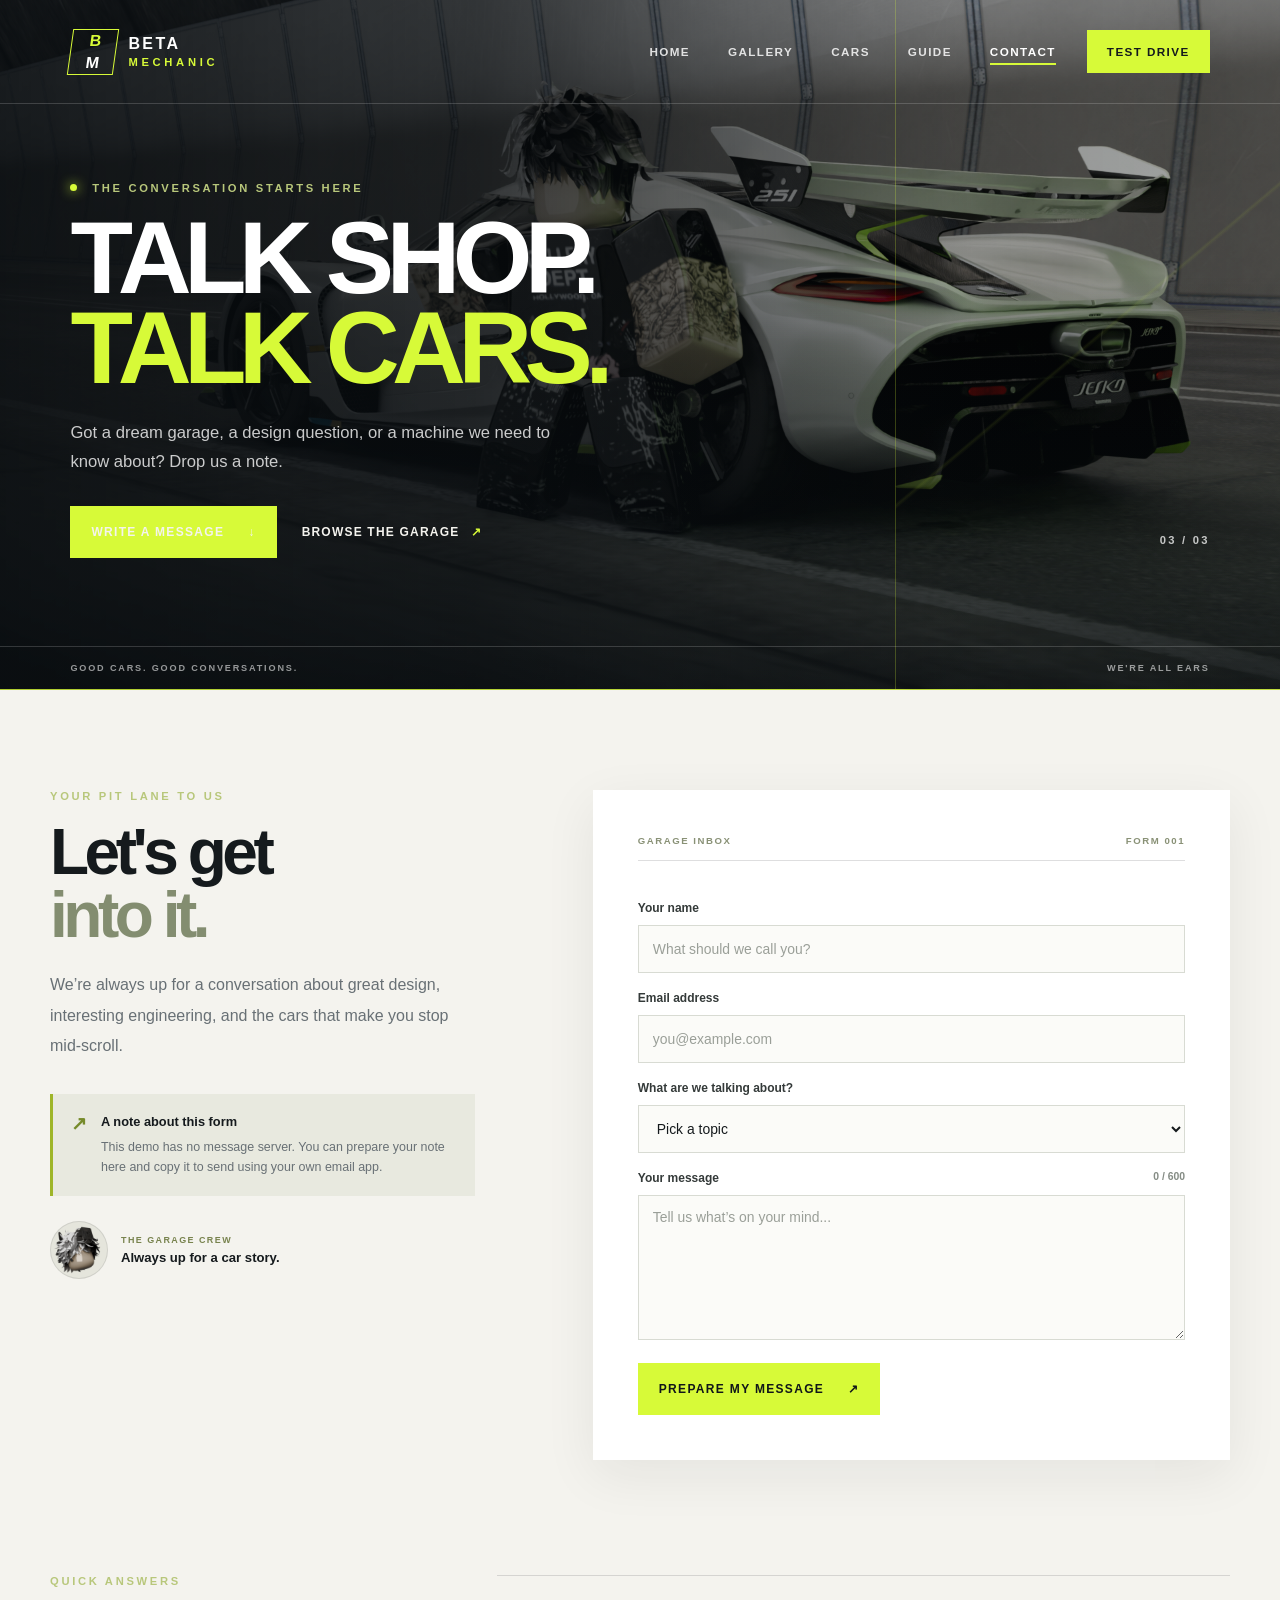
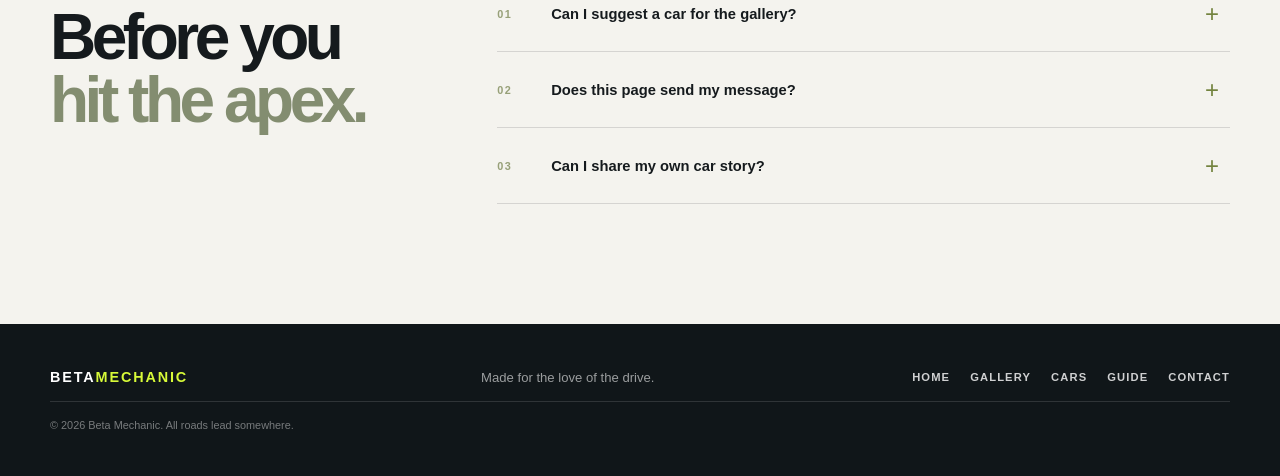
<file: contact.html>
<!DOCTYPE html>
<html lang="en">
<head>
    <meta charset="UTF-8">
    <meta name="viewport" content="width=device-width, initial-scale=1.0">
    <meta name="theme-color" content="#111820">
    <meta name="description" content="Get in touch with Beta Mechanic and tell us about the cars you love.">
    <title>Beta Mechanic | Contact the Garage</title>
    <link rel="icon" href="assets/images/bl8watermark.png" type="image/png">
    <link rel="stylesheet" href="styles.css">
    <script src="site.js" defer></script>
</head>
<body class="site-page contact-page">
    <header class="site-header">
        <nav class="site-nav" aria-label="Main navigation">
            <a class="site-brand" href="index.html" aria-label="Beta Mechanic home">
                <span class="brand-mark" aria-hidden="true">B<span>M</span></span>
                <span class="brand-name">BETA<span>MECHANIC</span></span>
            </a>
            <button class="menu-toggle" type="button" aria-expanded="false" aria-controls="primary-links">
                <span></span><span></span><span></span>
                <span class="visually-hidden">Toggle navigation</span>
            </button>
            <ul class="nav-links" id="primary-links">
                <li><a href="index.html">Home</a></li>
                <li><a href="gallery.html">Gallery</a></li>
                <li><a href="cars.html">Cars</a></li>
                <li><a href="guide.html">Guide</a></li>
                <li><a href="contact.html" aria-current="page">Contact</a></li>
                <li><a class="nav-cta" href="test1.htm">Test Drive</a></li>
            </ul>
        </nav>
        <div class="header-showcase">
            <p class="eyebrow"><span class="status-dot"></span> The conversation starts here</p>
            <h1>Talk shop.<br><span>Talk cars.</span></h1>
            <p class="showcase-copy">Got a dream garage, a design question, or a machine we need to know about? Drop us a note.</p>
            <div class="showcase-actions">
                <a class="button-link button-primary" href="#message-form">Write a message <span aria-hidden="true">↓</span></a>
                <a class="text-link" href="gallery.html">Browse the garage <span aria-hidden="true">↗</span></a>
            </div>
            <span class="hero-index" aria-hidden="true">03 / 03</span>
        </div>
        <div class="header-meta" aria-label="Site motto">
            <span>GOOD CARS. GOOD CONVERSATIONS.</span><span>WE'RE ALL EARS</span>
        </div>
    </header>

    <main>
        <section class="contact-layout content-wrap" id="message-form">
            <div class="contact-aside">
                <p class="eyebrow">Your pit lane to us</p>
                <h2>Let's get<br><span>into it.</span></h2>
                <p>We’re always up for a conversation about great design, interesting engineering, and the cars that make you stop mid-scroll.</p>
                <div class="contact-note">
                    <span class="note-icon" aria-hidden="true">↗</span>
                    <div><strong>A note about this form</strong><p>This demo has no message server. You can prepare your note here and copy it to send using your own email app.</p></div>
                </div>
                <div class="garage-mascot">
                    <img src="assets/images/bl8watermark.png" alt="Beta Mechanic garage mascot">
                    <div><span>THE GARAGE CREW</span><strong>Always up for a car story.</strong></div>
                </div>
            </div>
            <form class="contact-form" id="garage-contact">
                <div class="form-topline"><span>GARAGE INBOX</span><span>FORM 001</span></div>
                <label for="name">Your name</label>
                <input id="name" name="name" type="text" placeholder="What should we call you?" autocomplete="name" required>
                <label for="email">Email address</label>
                <input id="email" name="email" type="email" placeholder="you@example.com" autocomplete="email" required>
                <label for="topic">What are we talking about?</label>
                <select id="topic" name="topic" required>
                    <option value="" selected disabled>Pick a topic</option>
                    <option>My dream garage</option>
                    <option>Car design and engineering</option>
                    <option>A car for the gallery</option>
                    <option>Just saying hello</option>
                </select>
                <label for="message">Your message <span class="character-count"><span id="message-count">0</span> / 600</span></label>
                <textarea id="message" name="message" rows="6" maxlength="600" placeholder="Tell us what’s on your mind..." required></textarea>
                <button class="button-link button-primary form-submit" type="submit">Prepare my message <span aria-hidden="true">↗</span></button>
                <div class="form-feedback" id="form-feedback" role="status" aria-live="polite" hidden></div>
                <button class="copy-button" id="copy-message" type="button" hidden>Copy prepared message</button>
            </form>
        </section>

        <section class="faq-section content-wrap">
            <div class="section-heading">
                <p class="eyebrow">Quick answers</p>
                <h2>Before you<br><span>hit the apex.</span></h2>
            </div>
            <div class="faq-list">
                <details class="info-card">
                    <summary><span class="card-number">01</span><span>Can I suggest a car for the gallery?</span><span class="summary-icon" aria-hidden="true">+</span></summary>
                    <p>Absolutely. Use the message form and tell us what makes it special—design, engineering, history, or the way it makes you feel.</p>
                </details>
                <details class="info-card">
                    <summary><span class="card-number">02</span><span>Does this page send my message?</span><span class="summary-icon" aria-hidden="true">+</span></summary>
                    <p>Not yet. This is a front-end demo with no delivery service connected. The form prepares a message you can copy, but nothing is sent or stored.</p>
                </details>
                <details class="info-card">
                    <summary><span class="card-number">03</span><span>Can I share my own car story?</span><span class="summary-icon" aria-hidden="true">+</span></summary>
                    <p>That’s exactly the kind of thing we’d like to hear about. Include the details that matter to you and what makes the car yours.</p>
                </details>
            </div>
        </section>
    </main>

    <footer class="site-footer">
        <a class="footer-brand" href="index.html">BETA<span>MECHANIC</span></a>
        <p>Made for the love of the drive.</p>
        <nav aria-label="Footer navigation">
            <a href="index.html">Home</a><a href="gallery.html">Gallery</a><a href="cars.html">Cars</a><a href="guide.html">Guide</a><a href="contact.html">Contact</a>
        </nav>
        <small>© <span data-year></span> Beta Mechanic. All roads lead somewhere.</small>
    </footer>
</body>
</html>
</file>
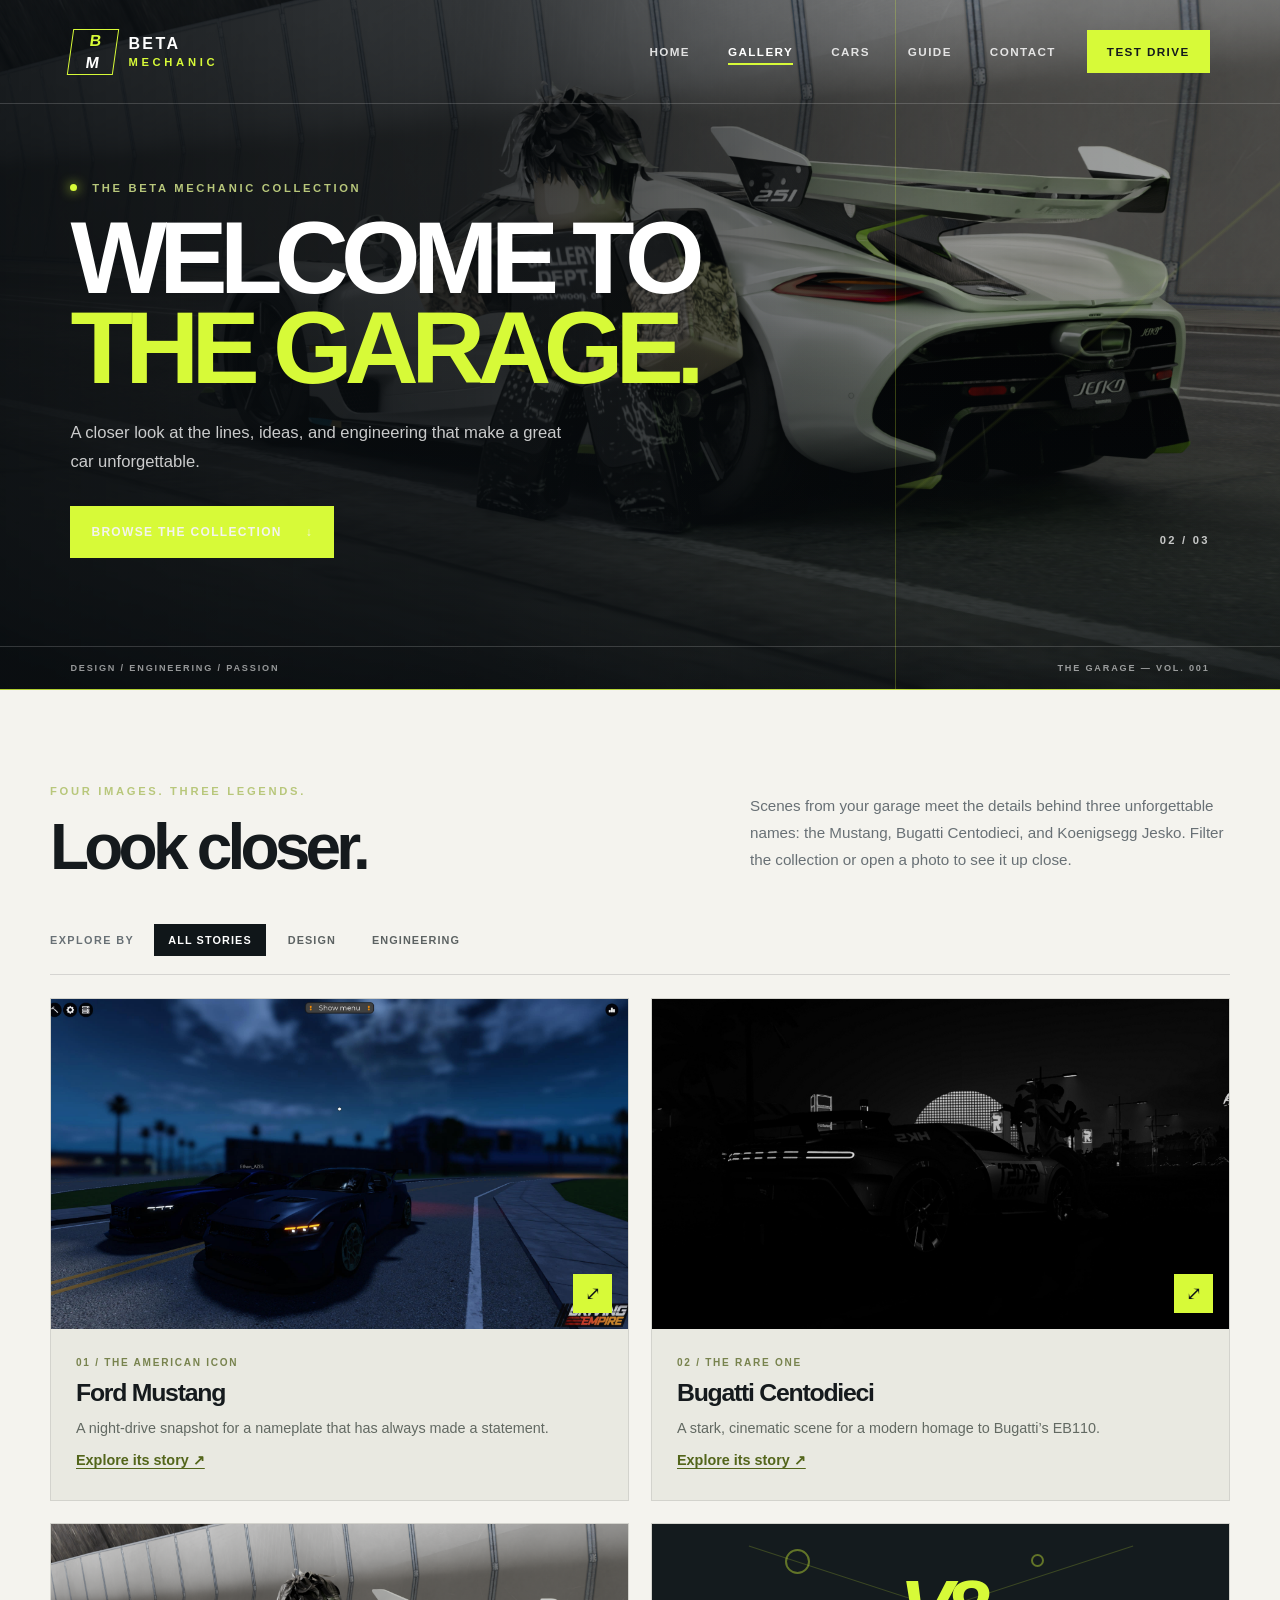
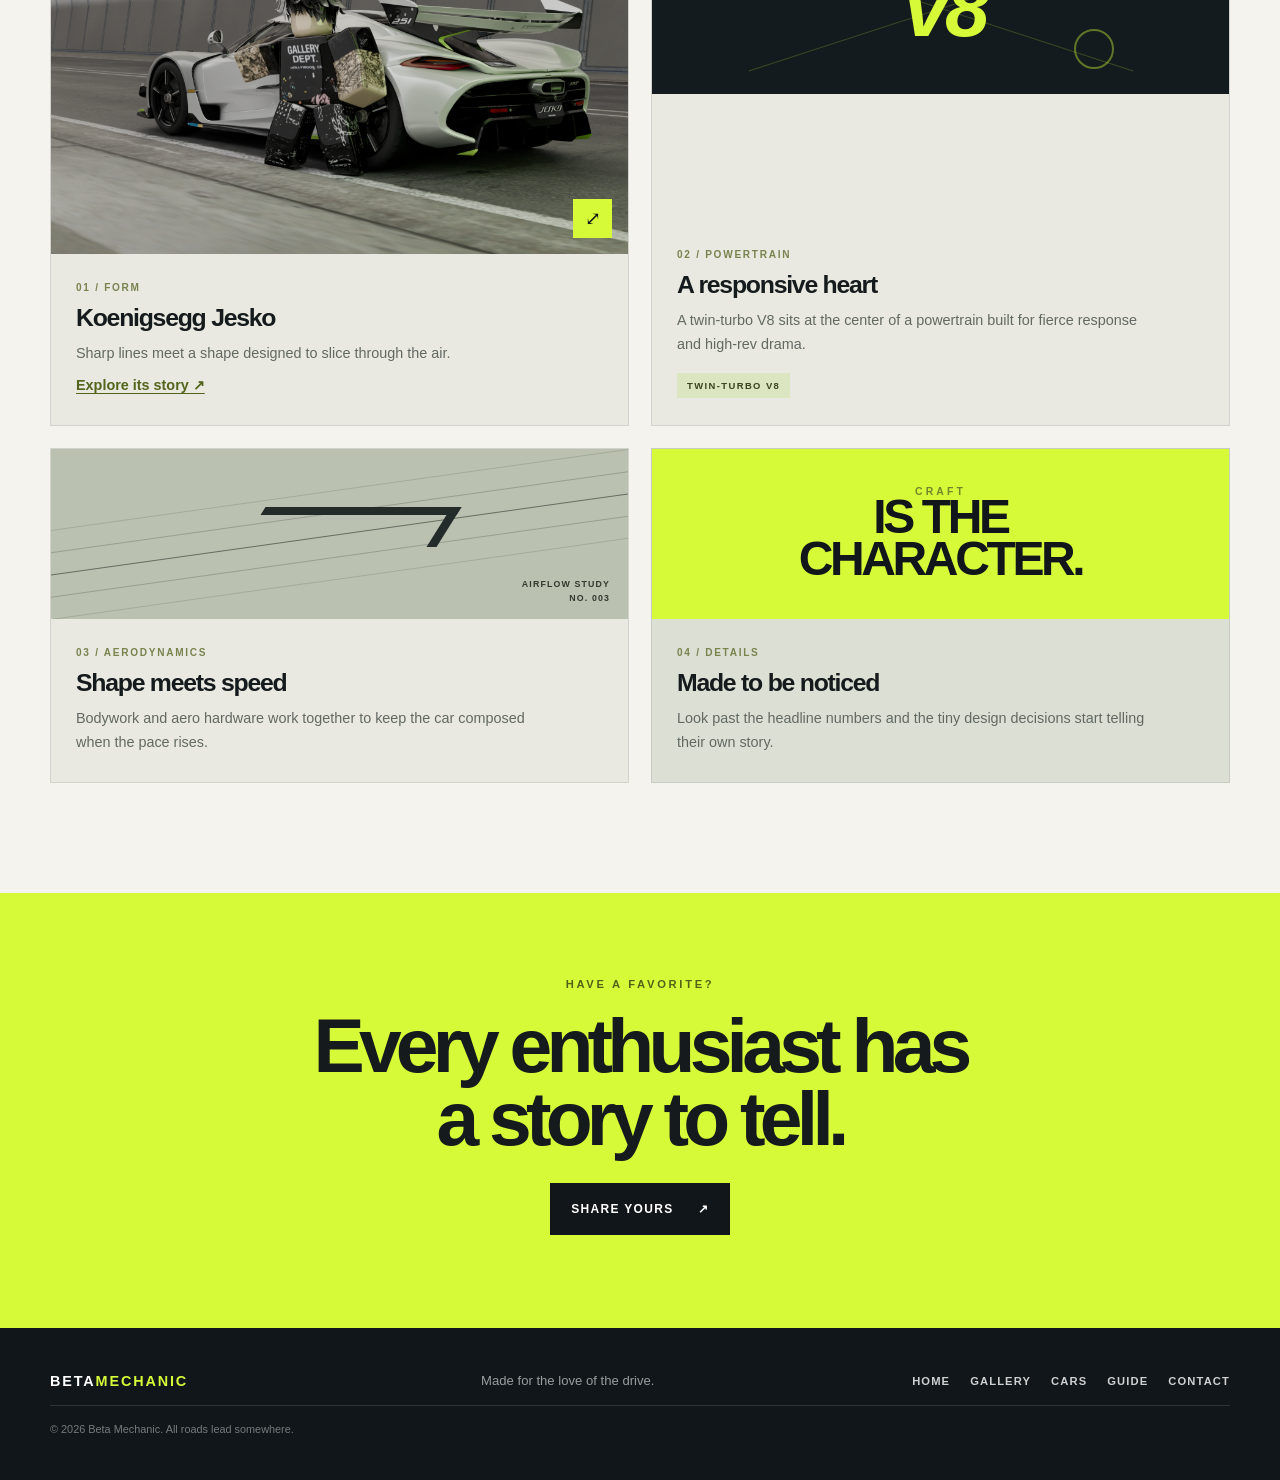
<file: gallery.html>
<!DOCTYPE html>
<html lang="en">
<head>
    <meta charset="UTF-8">
    <meta name="viewport" content="width=device-width, initial-scale=1.0">
    <meta name="theme-color" content="#111820">
    <meta name="description" content="Explore the Beta Mechanic garage: hypercar design, performance engineering, and automotive details.">
    <title>Beta Mechanic | The Garage</title>
    <link rel="icon" href="assets/images/bl8watermark.png" type="image/png">
    <link rel="stylesheet" href="styles.css">
    <script src="site.js" defer></script>
</head>
<body class="site-page gallery-page">
    <header class="site-header">
        <nav class="site-nav" aria-label="Main navigation">
            <a class="site-brand" href="index.html" aria-label="Beta Mechanic home">
                <span class="brand-mark" aria-hidden="true">B<span>M</span></span>
                <span class="brand-name">BETA<span>MECHANIC</span></span>
            </a>
            <button class="menu-toggle" type="button" aria-expanded="false" aria-controls="primary-links">
                <span></span><span></span><span></span>
                <span class="visually-hidden">Toggle navigation</span>
            </button>
            <ul class="nav-links" id="primary-links">
                <li><a href="index.html">Home</a></li>
                <li><a href="gallery.html" aria-current="page">Gallery</a></li>
                <li><a href="cars.html">Cars</a></li>
                <li><a href="guide.html">Guide</a></li>
                <li><a href="contact.html">Contact</a></li>
                <li><a class="nav-cta" href="test1.htm">Test Drive</a></li>
            </ul>
        </nav>
        <div class="header-showcase">
            <p class="eyebrow"><span class="status-dot"></span> The Beta Mechanic collection</p>
            <h1>Welcome to<br><span>the garage.</span></h1>
            <p class="showcase-copy">A closer look at the lines, ideas, and engineering that make a great car unforgettable.</p>
            <div class="showcase-actions">
                <a class="button-link button-primary" href="#collection">Browse the collection <span aria-hidden="true">↓</span></a>
            </div>
            <span class="hero-index" aria-hidden="true">02 / 03</span>
        </div>
        <div class="header-meta" aria-label="Site motto">
            <span>DESIGN / ENGINEERING / PASSION</span><span>THE GARAGE — VOL. 001</span>
        </div>
    </header>

    <main>
        <section class="gallery-intro content-wrap" id="collection">
            <div>
                <p class="eyebrow">Four images. Three legends.</p>
                <h2>Look closer.</h2>
            </div>
                <p>Scenes from your garage meet the details behind three unforgettable names: the Mustang, Bugatti Centodieci, and Koenigsegg Jesko. Filter the collection or open a photo to see it up close.</p>
        </section>

        <section class="collection-section content-wrap" aria-label="Featured car collection">
            <div class="filter-bar" role="group" aria-label="Filter collection">
                <span class="filter-label">Explore by</span>
                <button class="filter-button is-active" type="button" data-filter="all" aria-pressed="true">All stories</button>
                <button class="filter-button" type="button" data-filter="design" aria-pressed="false">Design</button>
                <button class="filter-button" type="button" data-filter="engineering" aria-pressed="false">Engineering</button>
            </div>
            <div class="collection-grid">
                <article class="collection-card collection-card-image" data-category="design">
                    <button class="image-open" type="button" aria-label="Open larger Mustang night scene">
                        <img src="assets/images/1a15d0025e668-screenshotUrl.jpg" alt="Nighttime Driving Empire scene with performance cars on a city road">
                        <span class="image-open-icon" aria-hidden="true">⤢</span>
                    </button>
                    <div class="collection-caption">
                        <span class="card-kicker">01 / THE AMERICAN ICON</span>
                        <h3>Ford Mustang</h3>
                        <p>A night-drive snapshot for a nameplate that has always made a statement. <a class="inline-link" href="cars.html#mustang">Explore its story ↗</a></p>
                    </div>
                </article>
                <article class="collection-card collection-card-image" data-category="design">
                    <button class="image-open" type="button" aria-label="Open larger monochrome hypercar scene">
                        <img src="assets/images/Screenshot_20261022_033338_Racing Master.jpg" alt="Monochrome Racing Master scene with a dramatic rear-engined hypercar">
                        <span class="image-open-icon" aria-hidden="true">⤢</span>
                    </button>
                    <div class="collection-caption">
                        <span class="card-kicker">02 / THE RARE ONE</span>
                        <h3>Bugatti Centodieci</h3>
                        <p>A stark, cinematic scene for a modern homage to Bugatti’s EB110. <a class="inline-link" href="cars.html#centodieci">Explore its story ↗</a></p>
                    </div>
                </article>
                <article class="collection-card collection-card-image" data-category="design">
                    <button class="image-open" type="button" aria-label="Open larger image of the Koenigsegg Jesko">
                        <img src="assets/images/bl8_jesko_pose.png" alt="Koenigsegg Jesko in a dramatic studio setting">
                        <span class="image-open-icon" aria-hidden="true">⤢</span>
                    </button>
                    <div class="collection-caption">
                        <span class="card-kicker">01 / FORM</span>
                        <h3>Koenigsegg Jesko</h3>
                        <p>Sharp lines meet a shape designed to slice through the air. <a class="inline-link" href="cars.html#jesko">Explore its story ↗</a></p>
                    </div>
                </article>
                <article class="collection-card collection-card-spec" data-category="engineering">
                    <div class="spec-graphic" aria-hidden="true"><span>V8</span><i></i><i></i><i></i></div>
                    <div class="collection-caption">
                        <span class="card-kicker">02 / POWERTRAIN</span>
                        <h3>A responsive heart</h3>
                        <p>A twin-turbo V8 sits at the center of a powertrain built for fierce response and high-rev drama.</p>
                        <span class="fact-chip">TWIN-TURBO V8</span>
                    </div>
                </article>
                <article class="collection-card collection-card-aero" data-category="engineering">
                    <div class="aero-graphic" aria-hidden="true"><span class="aero-line"></span><span class="aero-wing"></span><span class="aero-label">AIRFLOW STUDY<br>NO. 003</span></div>
                    <div class="collection-caption">
                        <span class="card-kicker">03 / AERODYNAMICS</span>
                        <h3>Shape meets speed</h3>
                        <p>Bodywork and aero hardware work together to keep the car composed when the pace rises.</p>
                    </div>
                </article>
                <article class="collection-card collection-card-detail" data-category="design">
                    <div class="detail-graphic" aria-hidden="true"><span>CRAFT</span><span>IS THE<br>CHARACTER.</span></div>
                    <div class="collection-caption">
                        <span class="card-kicker">04 / DETAILS</span>
                        <h3>Made to be noticed</h3>
                        <p>Look past the headline numbers and the tiny design decisions start telling their own story.</p>
                    </div>
                </article>
            </div>
            <p class="empty-filter" hidden>No stories in this category yet.</p>
        </section>

        <dialog class="image-dialog" aria-label="Enlarged car image">
            <button class="dialog-close" type="button" aria-label="Close image">×</button>
            <img src="assets/images/bl8_jesko_pose.png" alt="Koenigsegg Jesko in a dramatic studio setting">
            <p><strong>Koenigsegg Jesko</strong> <span>— Beta Mechanic Garage Note 001</span></p>
        </dialog>

        <section class="cta-strip">
            <p class="eyebrow">Have a favorite?</p>
            <h2>Every enthusiast has<br>a story to tell.</h2>
            <a class="button-link button-dark" href="contact.html">Share yours <span aria-hidden="true">↗</span></a>
        </section>
    </main>

    <footer class="site-footer">
        <a class="footer-brand" href="index.html">BETA<span>MECHANIC</span></a>
        <p>Made for the love of the drive.</p>
        <nav aria-label="Footer navigation">
            <a href="index.html">Home</a><a href="gallery.html">Gallery</a><a href="cars.html">Cars</a><a href="guide.html">Guide</a><a href="contact.html">Contact</a>
        </nav>
        <small>© <span data-year></span> Beta Mechanic. All roads lead somewhere.</small>
    </footer>
</body>
</html>
</file>
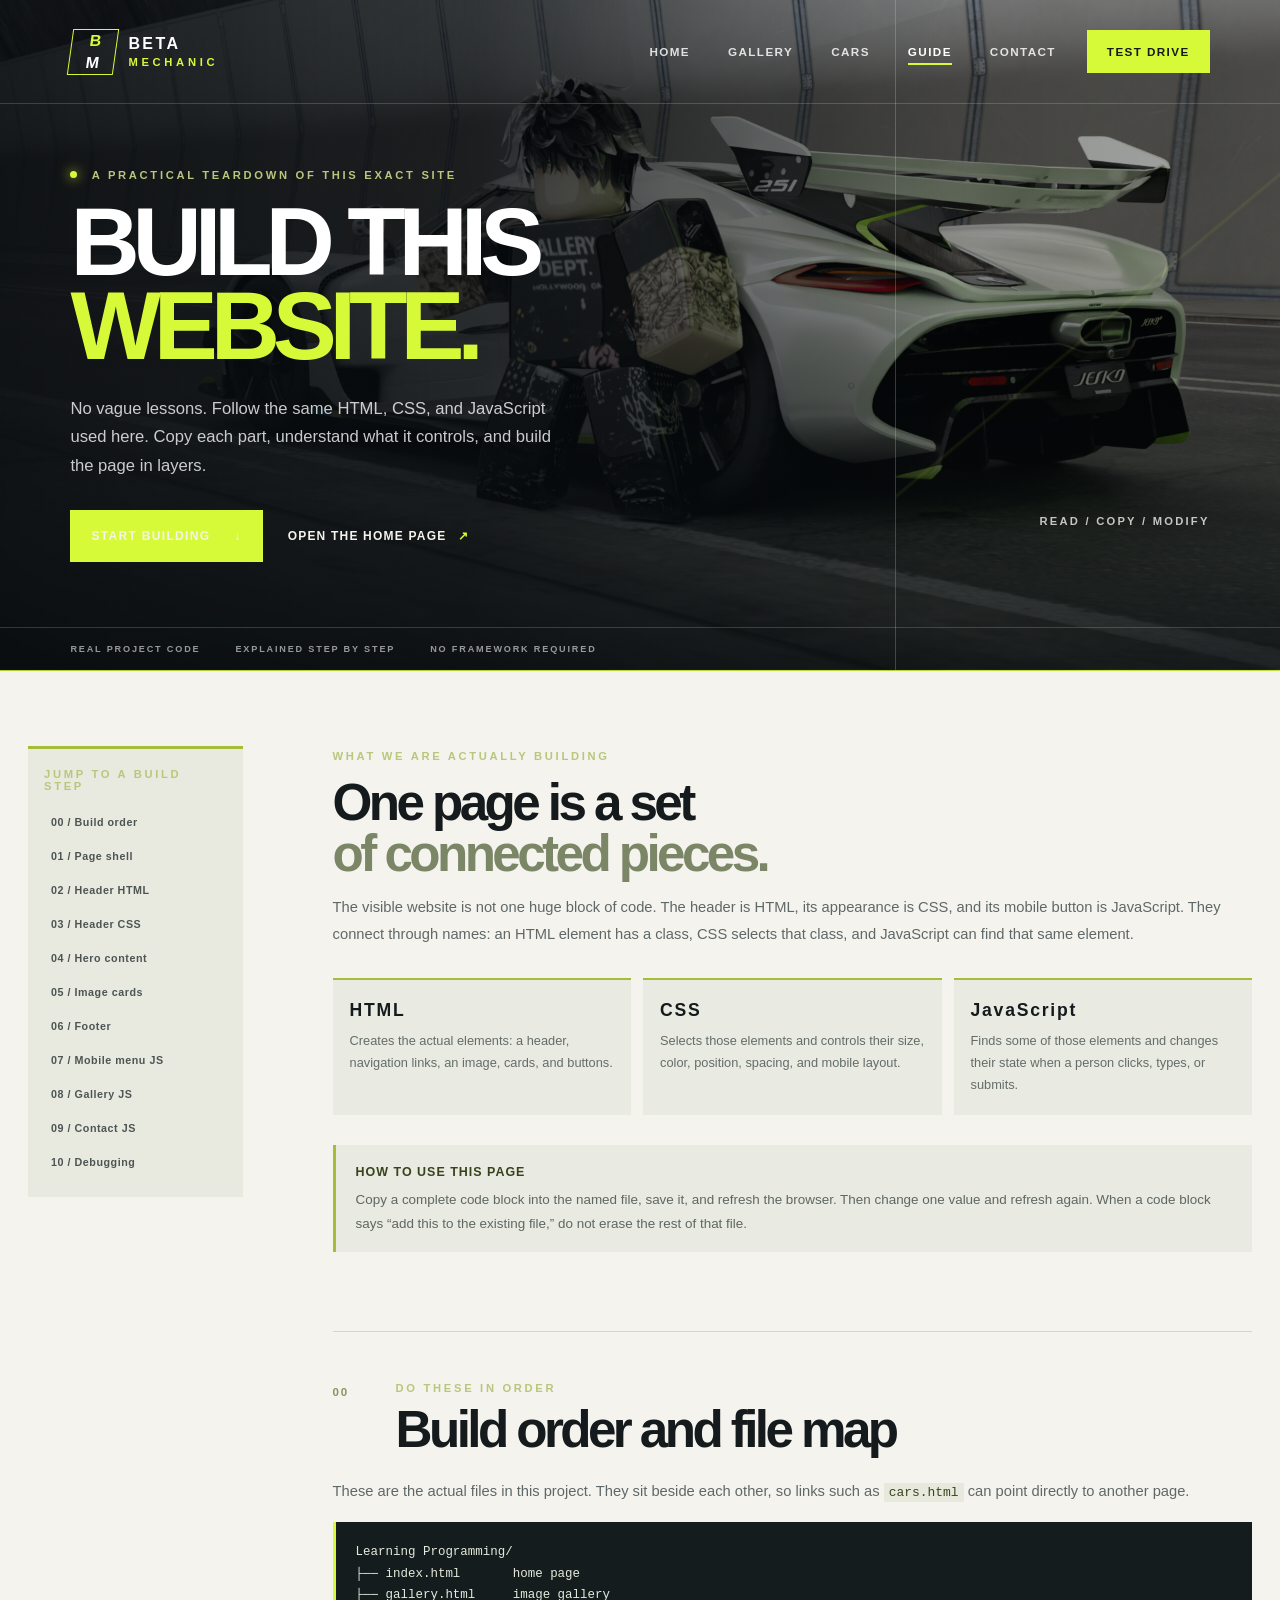
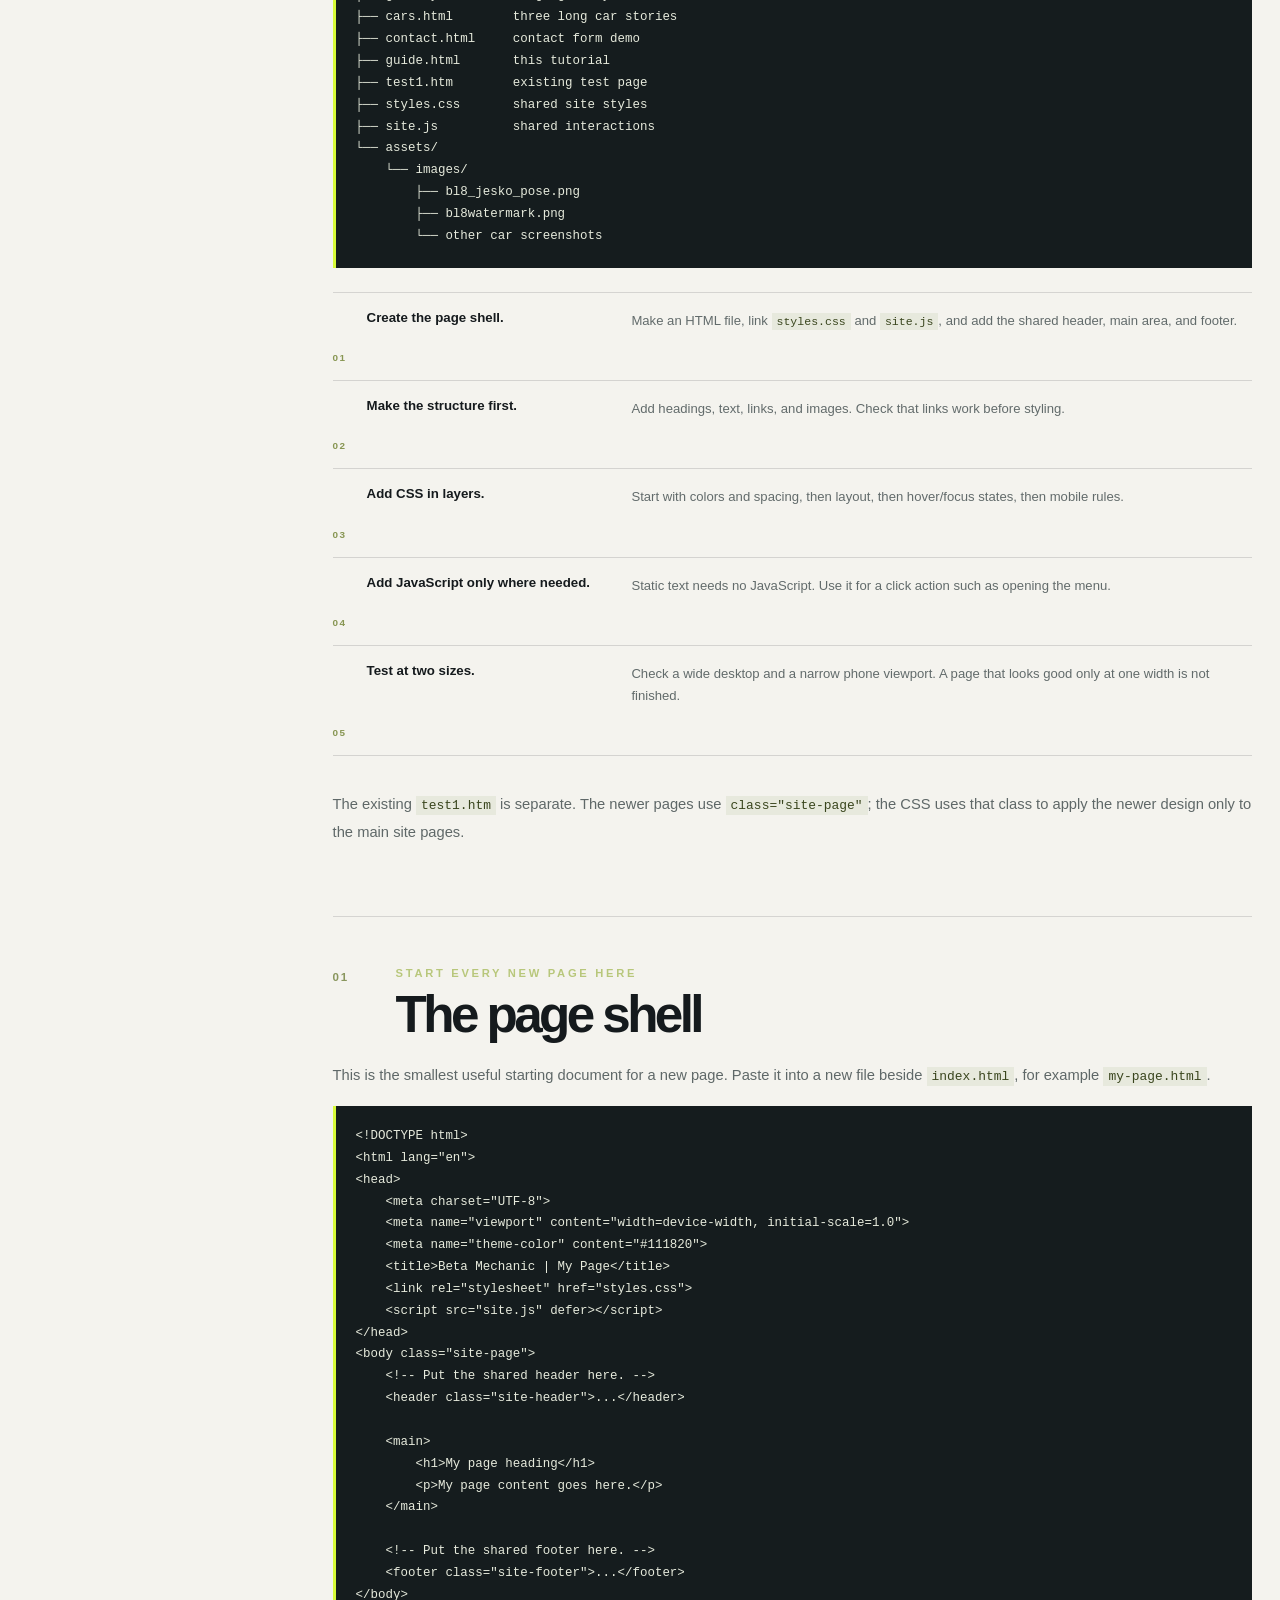
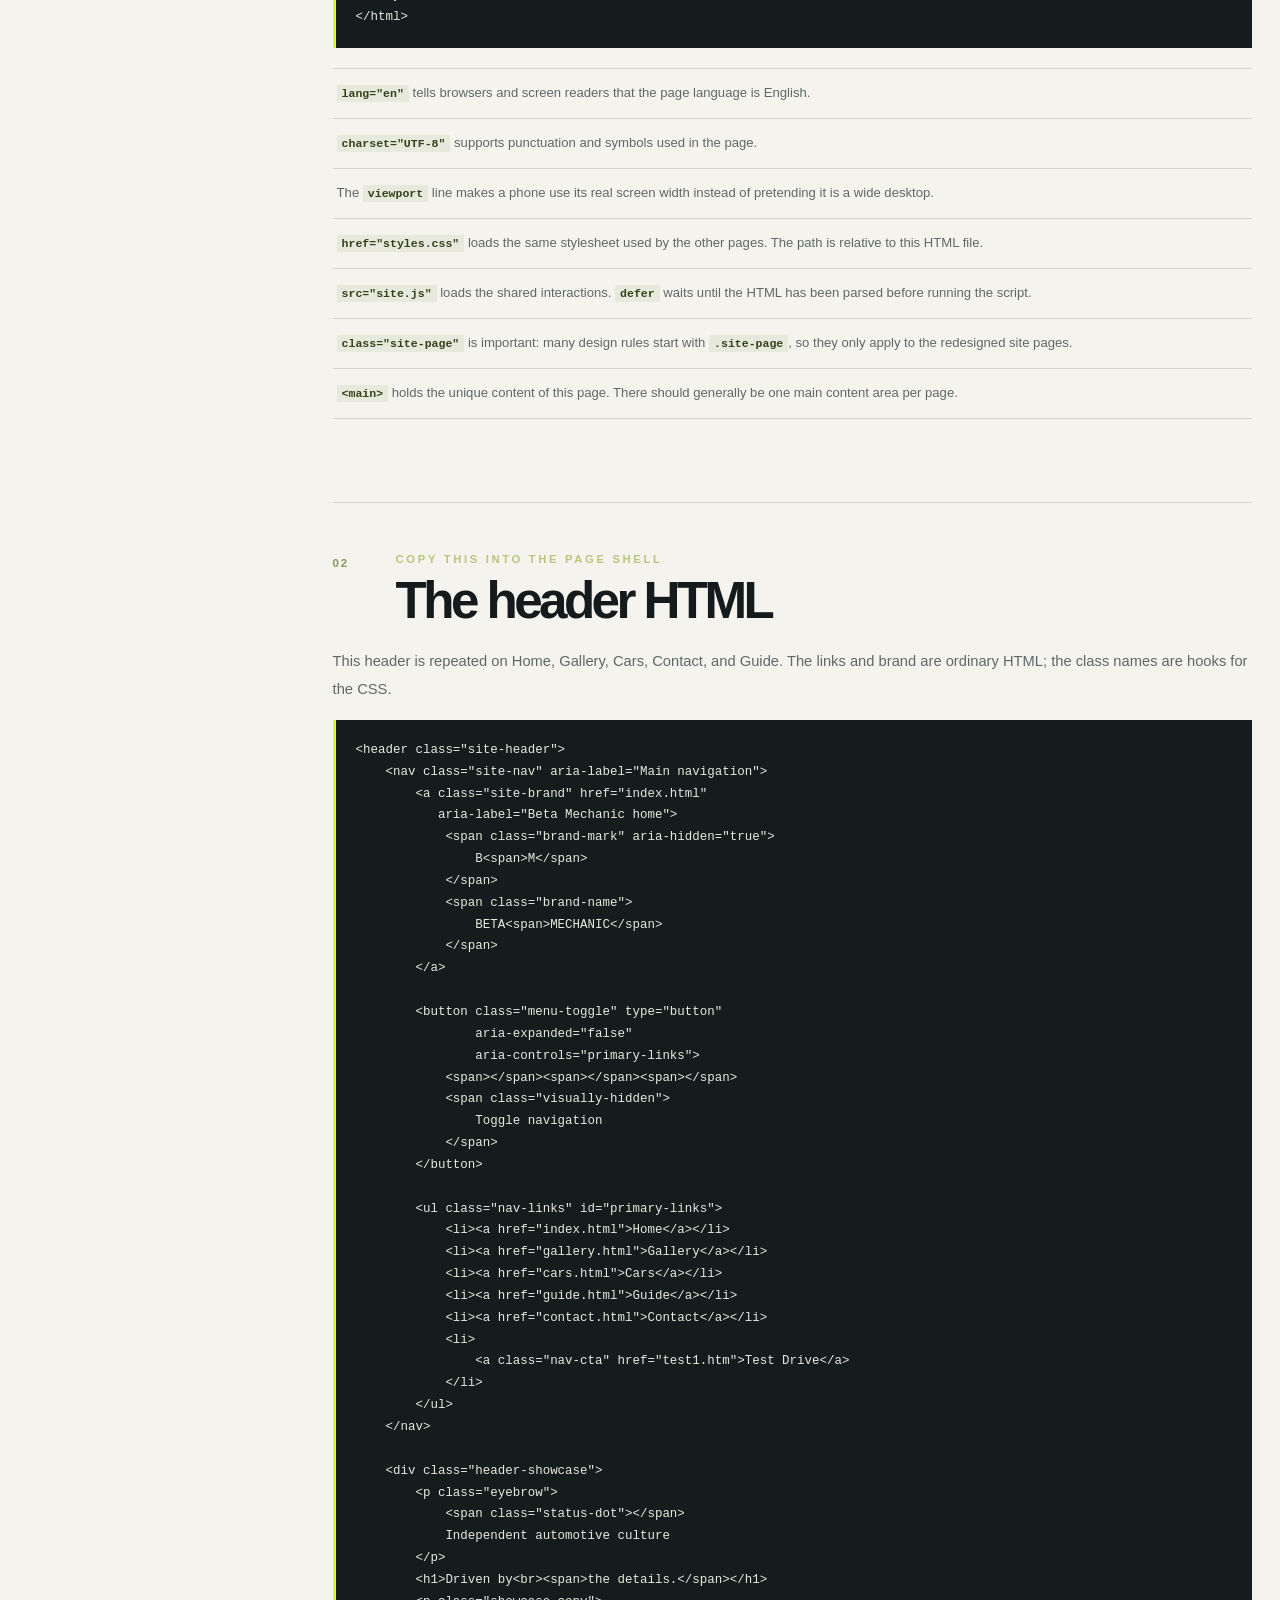
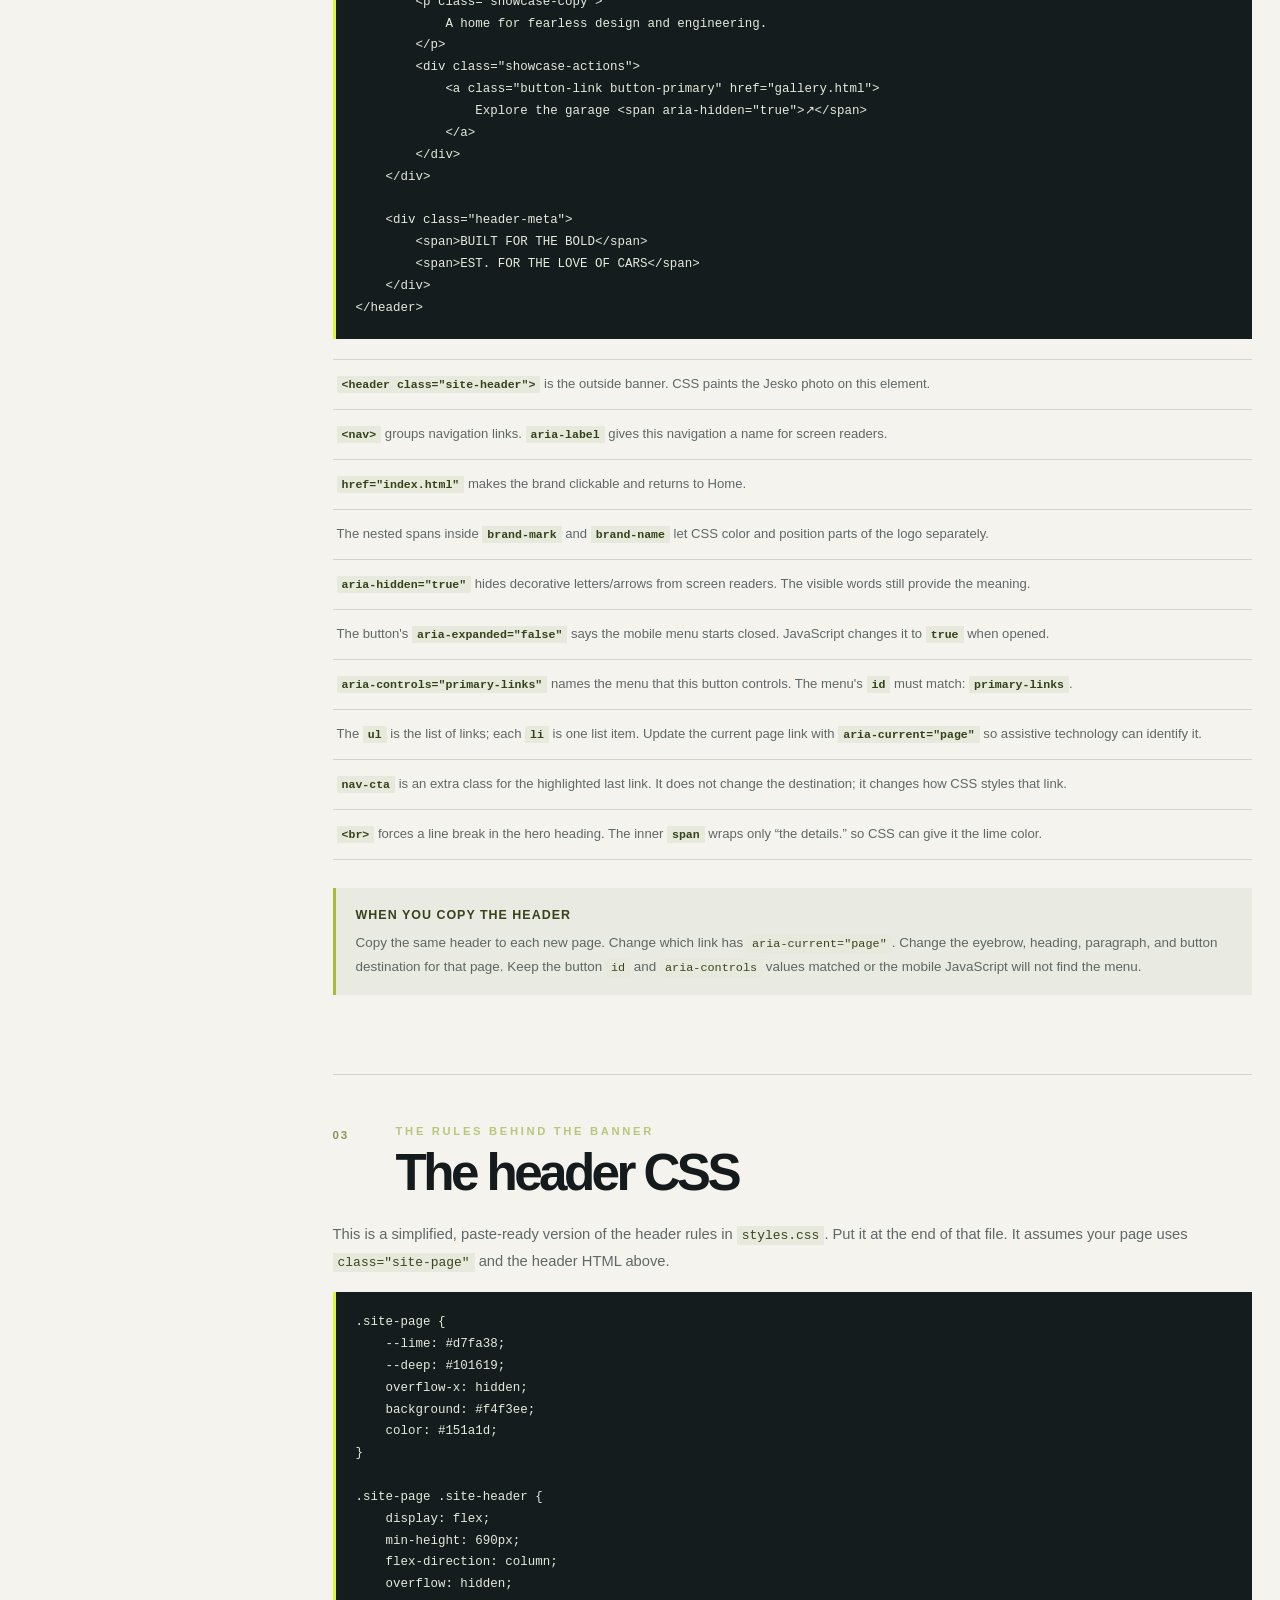
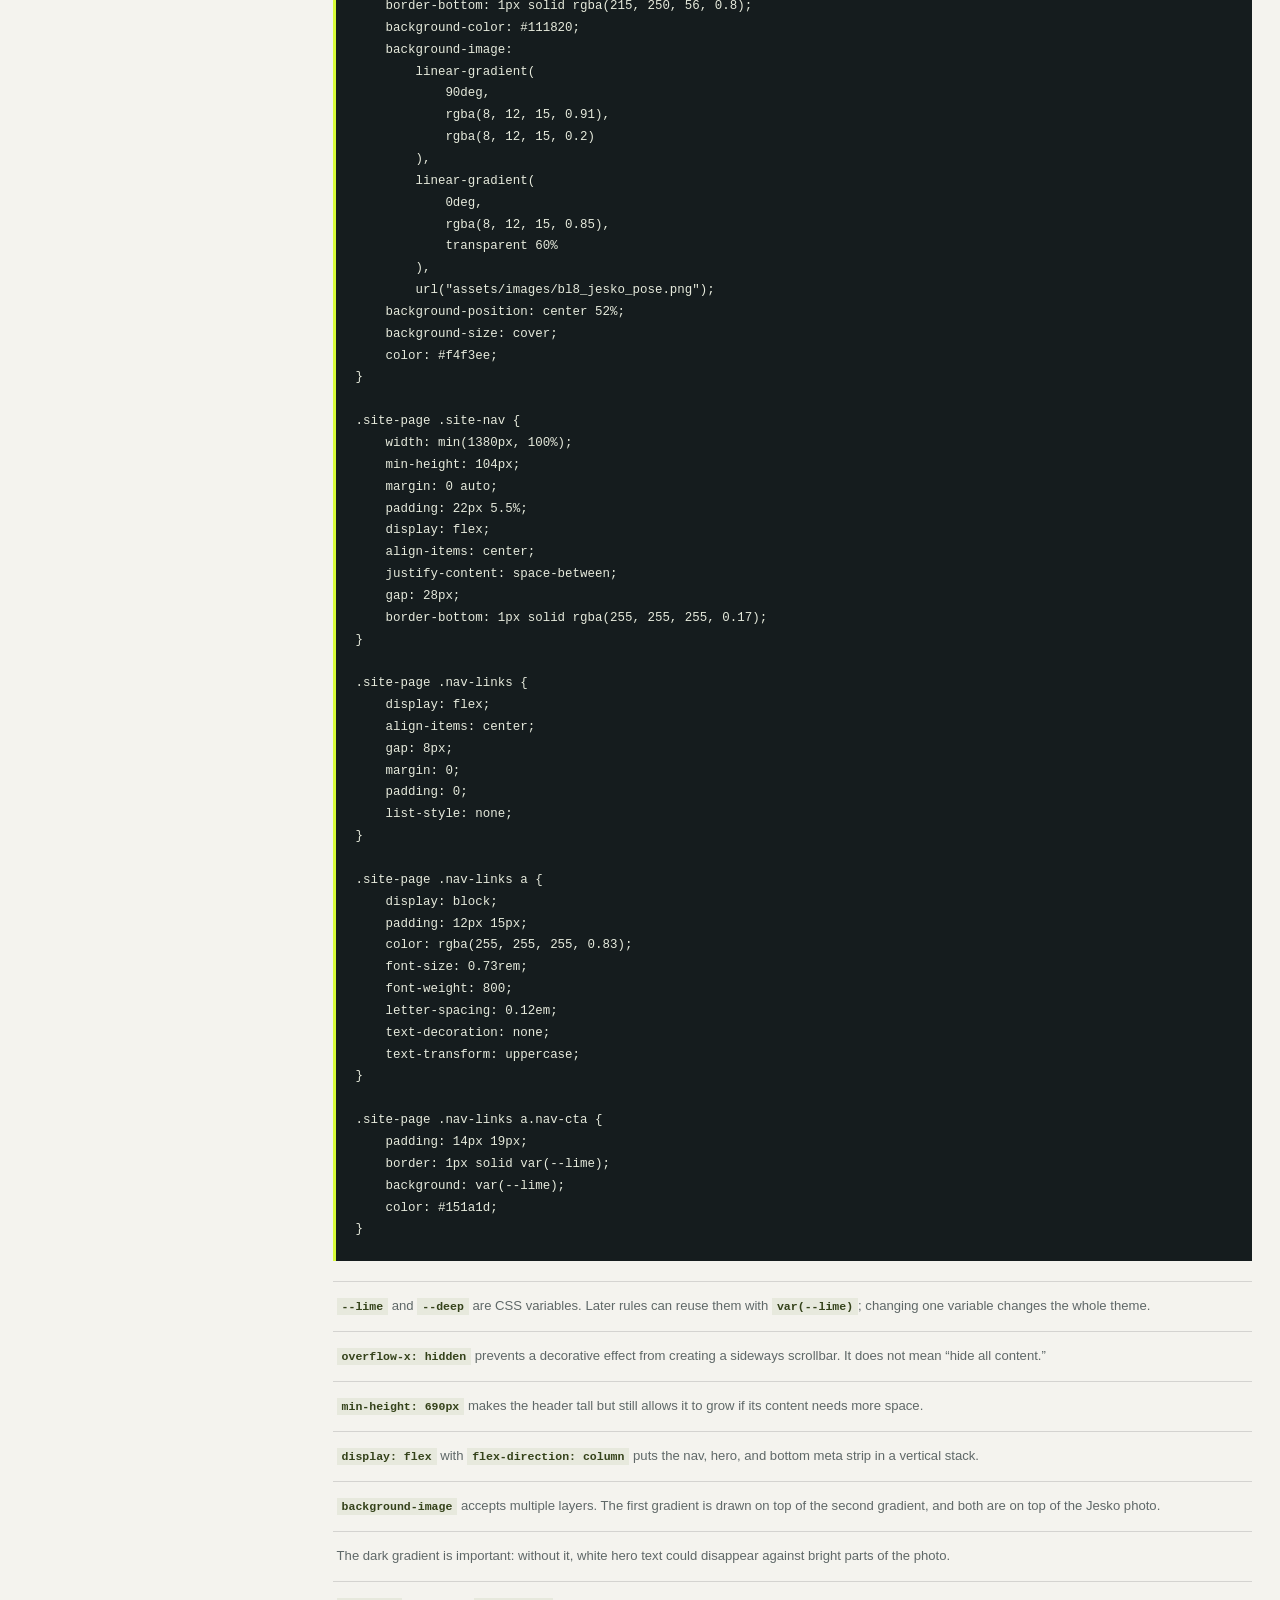
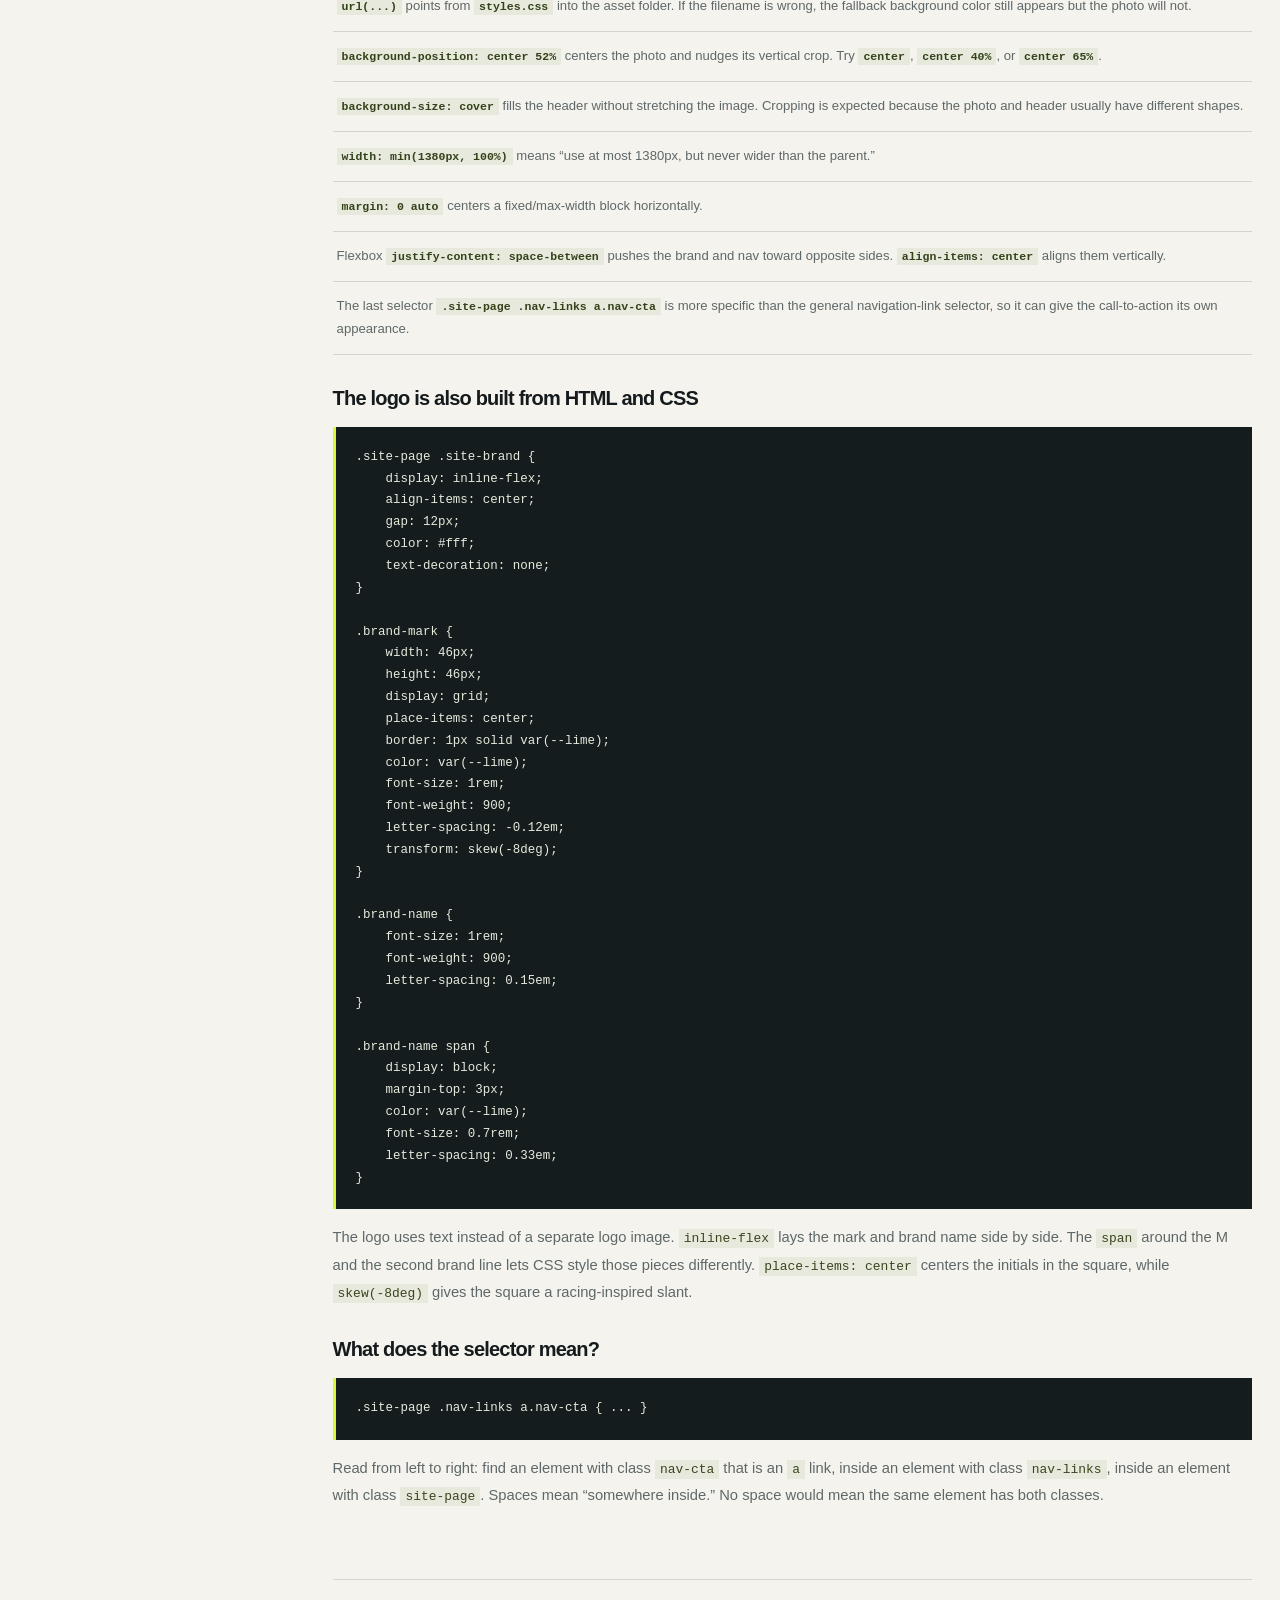
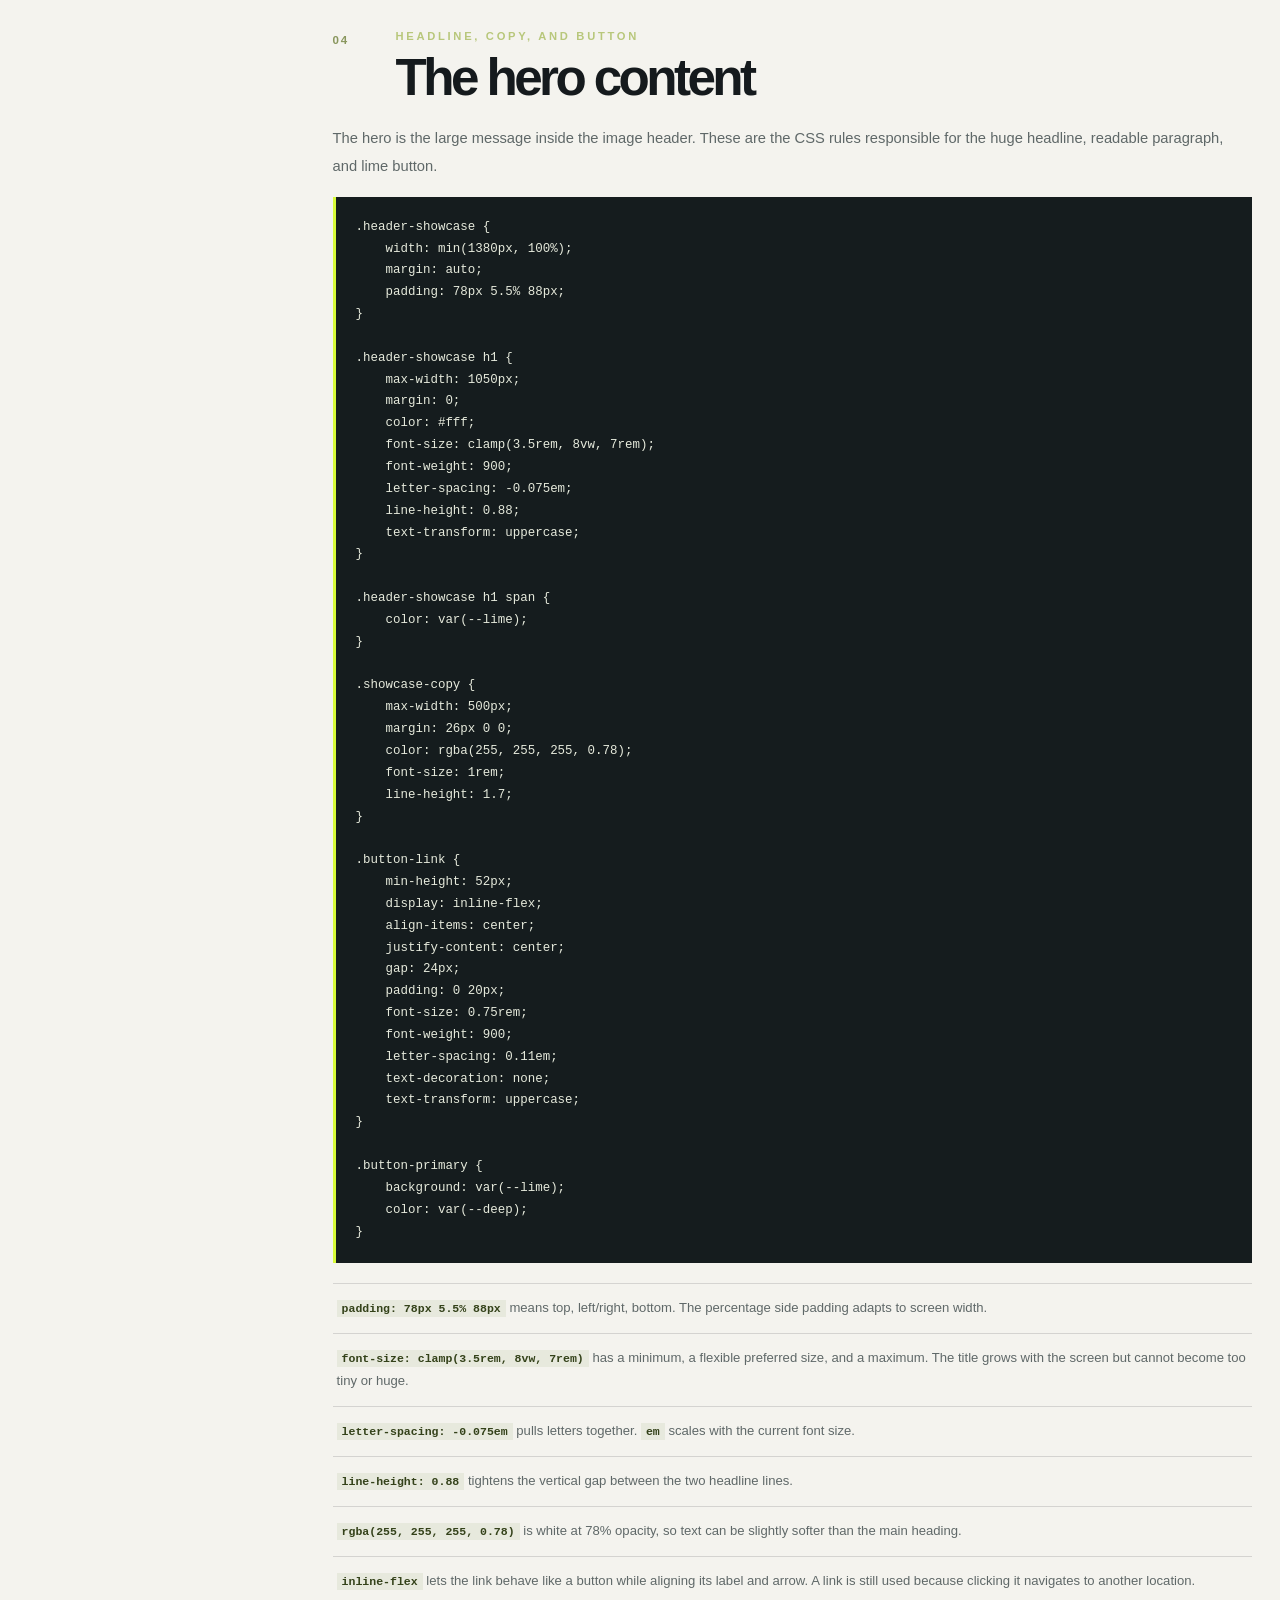
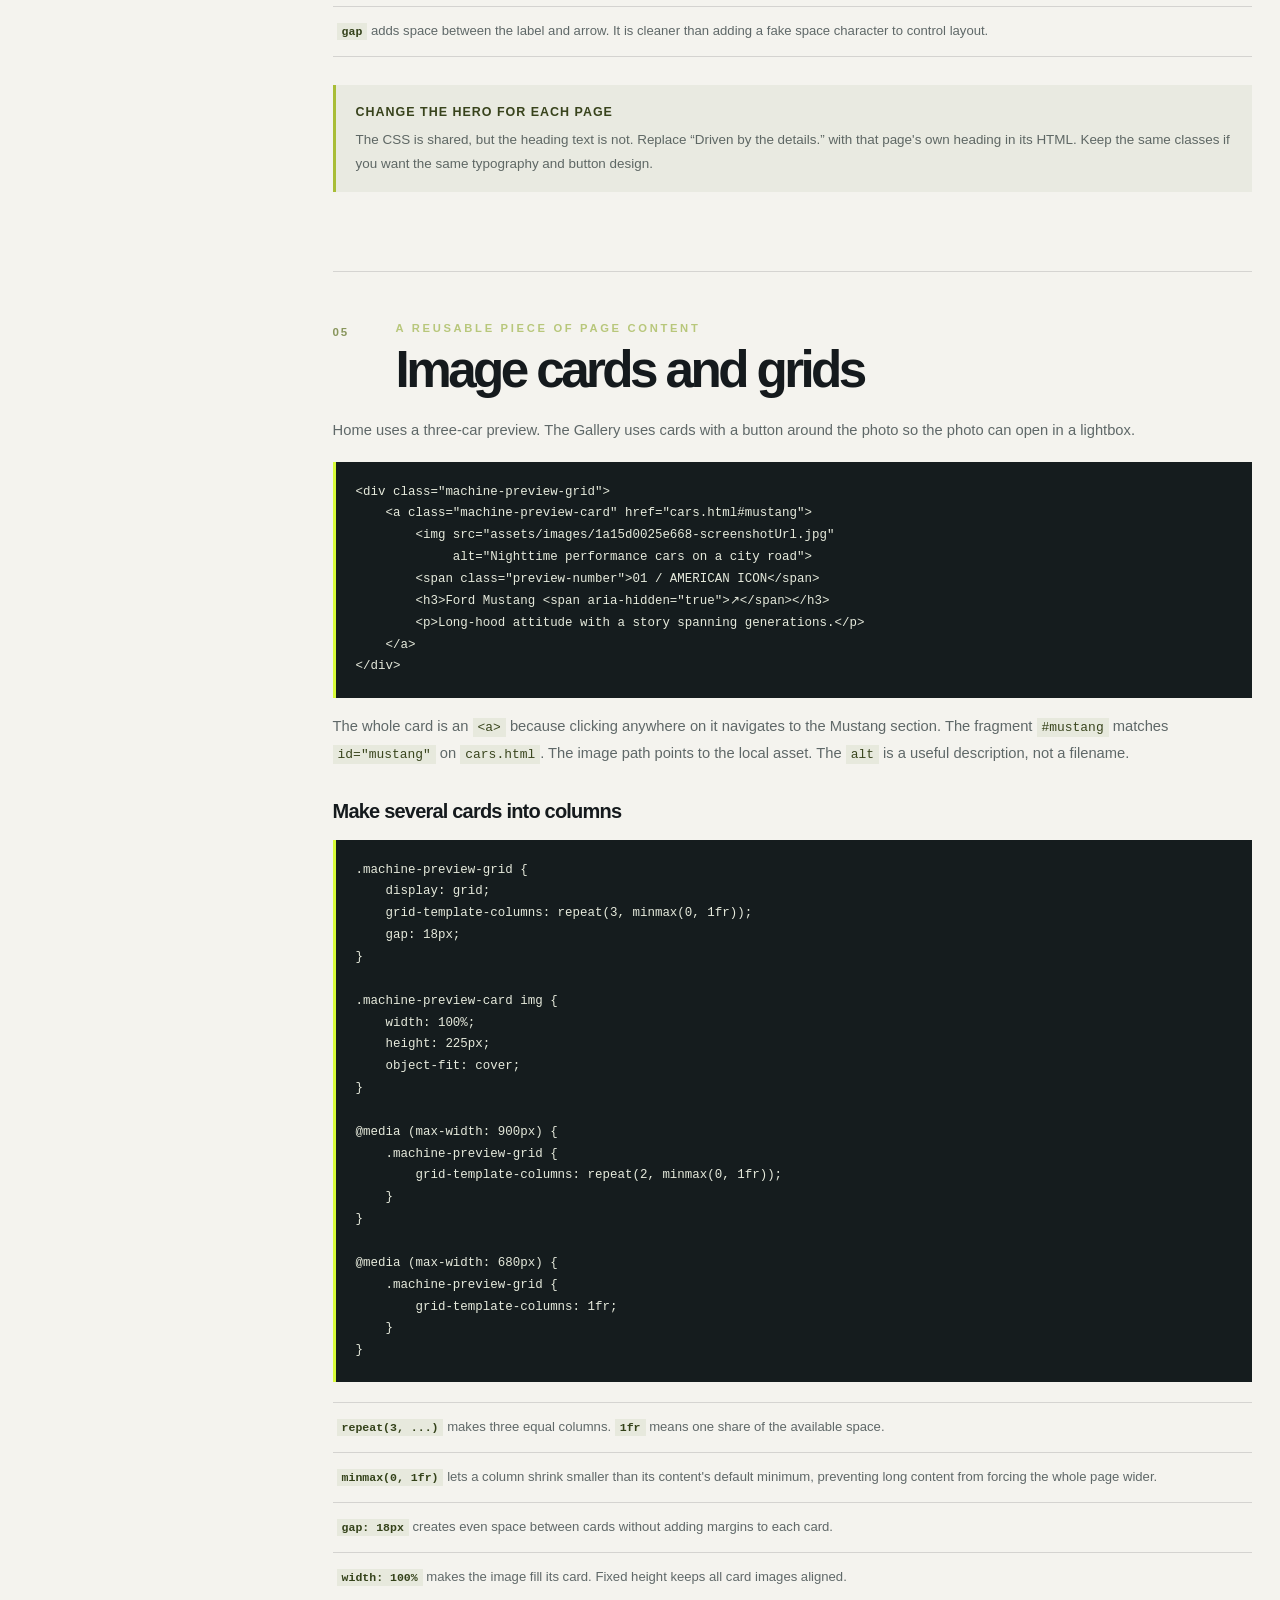
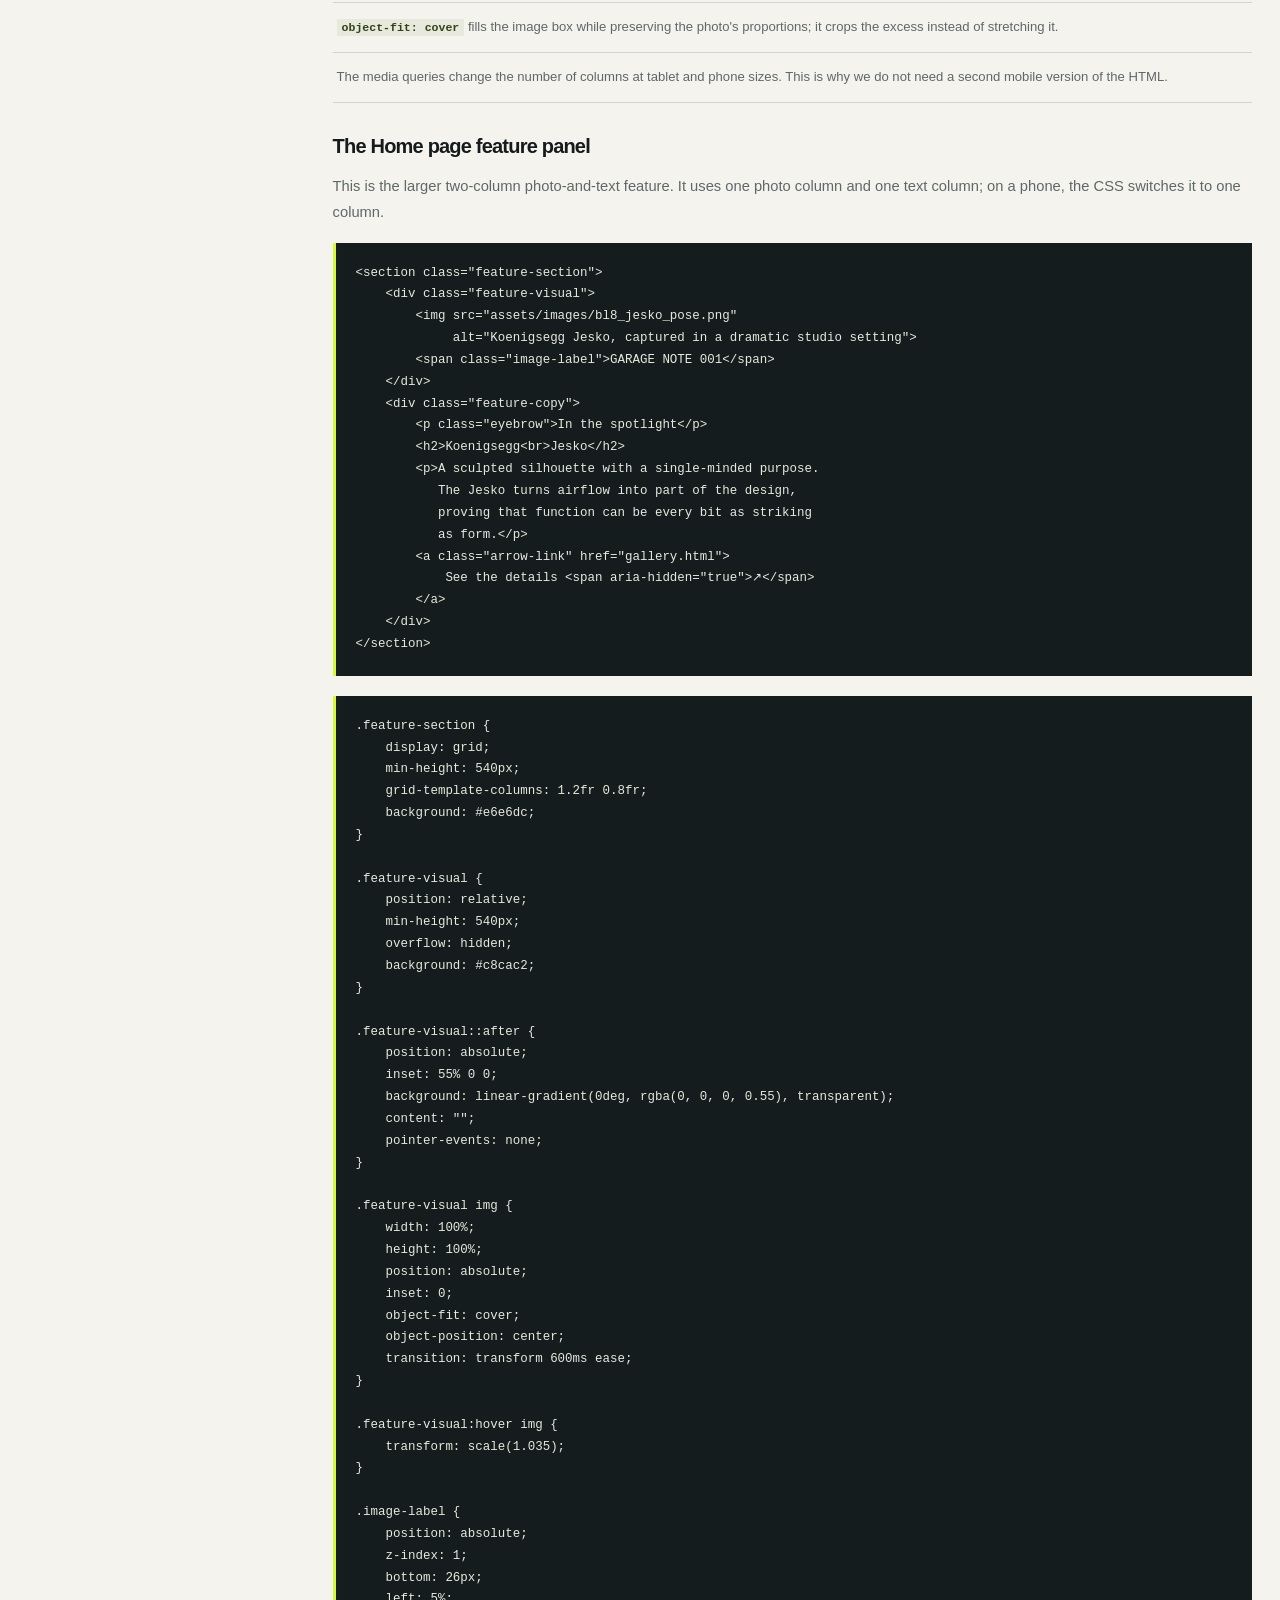
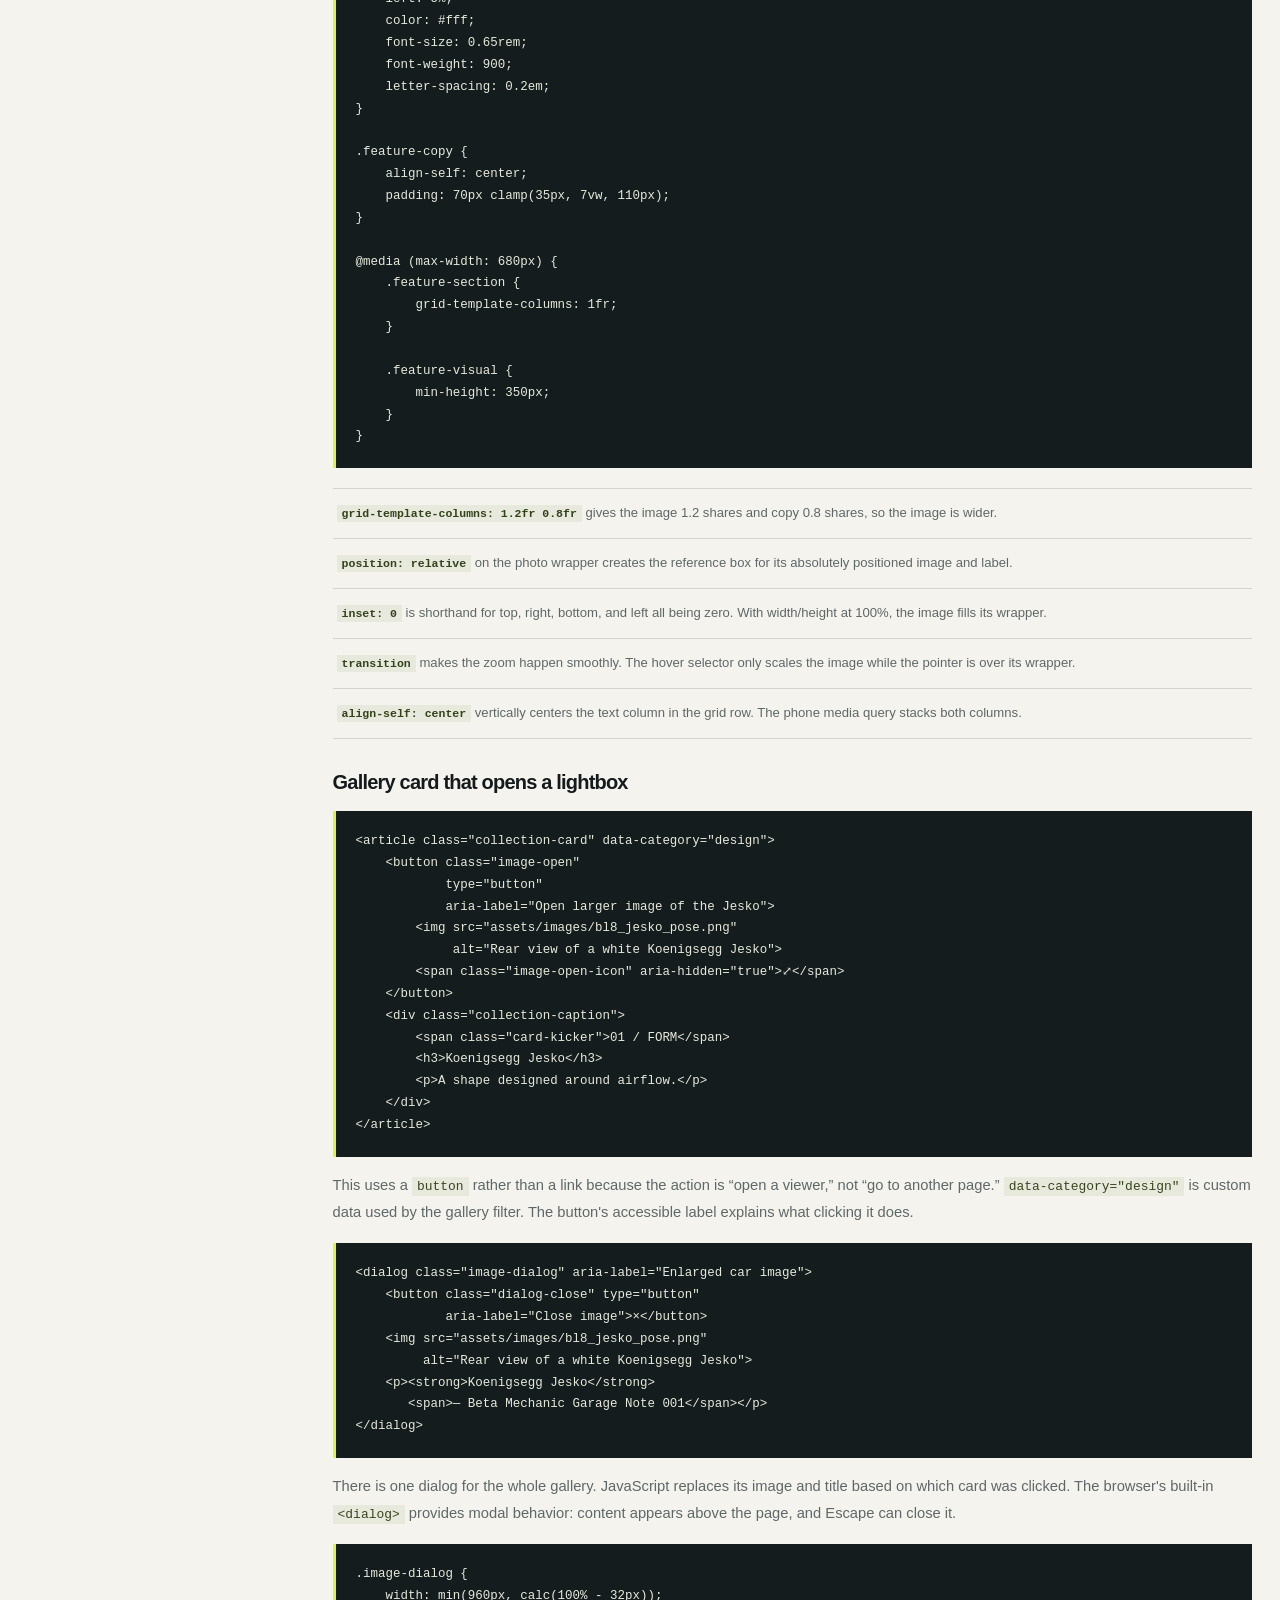
<file: guide.html>
<!DOCTYPE html>
<html lang="en">
<head>
    <meta charset="UTF-8">
    <meta name="viewport" content="width=device-width, initial-scale=1.0">
    <meta name="theme-color" content="#111820">
    <meta name="description" content="A practical, code-by-code guide to rebuilding the Beta Mechanic website.">
    <title>Beta Mechanic | Build This Website</title>
    <link rel="icon" href="assets/images/bl8watermark.png" type="image/png">
    <link rel="stylesheet" href="styles.css">
    <script src="site.js" defer></script>
</head>
<body class="site-page guide-page">
    <header class="site-header">
        <nav class="site-nav" aria-label="Main navigation">
            <a class="site-brand" href="index.html" aria-label="Beta Mechanic home">
                <span class="brand-mark" aria-hidden="true">B<span>M</span></span>
                <span class="brand-name">BETA<span>MECHANIC</span></span>
            </a>
            <button class="menu-toggle" type="button" aria-expanded="false" aria-controls="primary-links">
                <span></span><span></span><span></span>
                <span class="visually-hidden">Toggle navigation</span>
            </button>
            <ul class="nav-links" id="primary-links">
                <li><a href="index.html">Home</a></li>
                <li><a href="gallery.html">Gallery</a></li>
                <li><a href="cars.html">Cars</a></li>
                <li><a href="guide.html" aria-current="page">Guide</a></li>
                <li><a href="contact.html">Contact</a></li>
                <li><a class="nav-cta" href="test1.htm">Test Drive</a></li>
            </ul>
        </nav>
        <div class="header-showcase guide-hero">
            <p class="eyebrow"><span class="status-dot"></span> A practical teardown of this exact site</p>
            <h1>Build this<br><span>website.</span></h1>
            <p class="showcase-copy">No vague lessons. Follow the same HTML, CSS, and JavaScript used here. Copy each part, understand what it controls, and build the page in layers.</p>
            <div class="showcase-actions">
                <a class="button-link button-primary" href="#build-order">Start building <span aria-hidden="true">↓</span></a>
                <a class="text-link" href="index.html">Open the home page <span aria-hidden="true">↗</span></a>
            </div>
            <span class="hero-index" aria-hidden="true">READ / COPY / MODIFY</span>
        </div>
        <div class="header-meta" aria-label="Guide summary">
            <span>REAL PROJECT CODE</span><span>EXPLAINED STEP BY STEP</span><span>NO FRAMEWORK REQUIRED</span>
        </div>
    </header>

    <main class="guide-layout" id="start-here">
        <aside class="guide-sidebar">
            <p class="eyebrow">Jump to a build step</p>
            <nav aria-label="Guide sections">
                <a href="#build-order">00 / Build order</a>
                <a href="#page-shell">01 / Page shell</a>
                <a href="#header-html">02 / Header HTML</a>
                <a href="#header-css">03 / Header CSS</a>
                <a href="#hero-section">04 / Hero content</a>
                <a href="#cards">05 / Image cards</a>
                <a href="#footer-code">06 / Footer</a>
                <a href="#mobile-menu">07 / Mobile menu JS</a>
                <a href="#gallery-code">08 / Gallery JS</a>
                <a href="#contact-code">09 / Contact JS</a>
                <a href="#debugging">10 / Debugging</a>
            </nav>
        </aside>

        <article class="guide-content">
            <section class="guide-section guide-opening">
                <p class="eyebrow">What we are actually building</p>
                <h2>One page is a set<br><span>of connected pieces.</span></h2>
                <p>The visible website is not one huge block of code. The header is HTML, its appearance is CSS, and its mobile button is JavaScript. They connect through names: an HTML element has a class, CSS selects that class, and JavaScript can find that same element.</p>
                <div class="guide-three-parts">
                    <div><strong>HTML</strong><p>Creates the actual elements: a header, navigation links, an image, cards, and buttons.</p></div>
                    <div><strong>CSS</strong><p>Selects those elements and controls their size, color, position, spacing, and mobile layout.</p></div>
                    <div><strong>JavaScript</strong><p>Finds some of those elements and changes their state when a person clicks, types, or submits.</p></div>
                </div>
                <div class="guide-callout"><strong>How to use this page</strong><p>Copy a complete code block into the named file, save it, and refresh the browser. Then change one value and refresh again. When a code block says “add this to the existing file,” do not erase the rest of that file.</p></div>
            </section>

            <section class="guide-section" id="build-order">
                <div class="guide-section-heading">
                    <span class="guide-number">00</span>
                    <div><p class="eyebrow">Do these in order</p><h2>Build order and file map</h2></div>
                </div>
                <p>These are the actual files in this project. They sit beside each other, so links such as <code>cars.html</code> can point directly to another page.</p>
                <pre class="code-block"><code>Learning Programming/
├── index.html       home page
├── gallery.html     image gallery
├── cars.html        three long car stories
├── contact.html     contact form demo
├── guide.html       this tutorial
├── test1.htm        existing test page
├── styles.css       shared site styles
├── site.js          shared interactions
└── assets/
    └── images/
        ├── bl8_jesko_pose.png
        ├── bl8watermark.png
        └── other car screenshots</code></pre>
                <ol class="workflow-list">
                    <li><strong>Create the page shell.</strong><span>Make an HTML file, link <code>styles.css</code> and <code>site.js</code>, and add the shared header, main area, and footer.</span></li>
                    <li><strong>Make the structure first.</strong><span>Add headings, text, links, and images. Check that links work before styling.</span></li>
                    <li><strong>Add CSS in layers.</strong><span>Start with colors and spacing, then layout, then hover/focus states, then mobile rules.</span></li>
                    <li><strong>Add JavaScript only where needed.</strong><span>Static text needs no JavaScript. Use it for a click action such as opening the menu.</span></li>
                    <li><strong>Test at two sizes.</strong><span>Check a wide desktop and a narrow phone viewport. A page that looks good only at one width is not finished.</span></li>
                </ol>
                <p>The existing <code>test1.htm</code> is separate. The newer pages use <code>class="site-page"</code>; the CSS uses that class to apply the newer design only to the main site pages.</p>
            </section>

            <section class="guide-section" id="page-shell">
                <div class="guide-section-heading">
                    <span class="guide-number">01</span>
                    <div><p class="eyebrow">Start every new page here</p><h2>The page shell</h2></div>
                </div>
                <p>This is the smallest useful starting document for a new page. Paste it into a new file beside <code>index.html</code>, for example <code>my-page.html</code>.</p>
                <pre class="code-block"><code>&lt;!DOCTYPE html&gt;
&lt;html lang="en"&gt;
&lt;head&gt;
    &lt;meta charset="UTF-8"&gt;
    &lt;meta name="viewport" content="width=device-width, initial-scale=1.0"&gt;
    &lt;meta name="theme-color" content="#111820"&gt;
    &lt;title&gt;Beta Mechanic | My Page&lt;/title&gt;
    &lt;link rel="stylesheet" href="styles.css"&gt;
    &lt;script src="site.js" defer&gt;&lt;/script&gt;
&lt;/head&gt;
&lt;body class="site-page"&gt;
    &lt;!-- Put the shared header here. --&gt;
    &lt;header class="site-header"&gt;...&lt;/header&gt;

    &lt;main&gt;
        &lt;h1&gt;My page heading&lt;/h1&gt;
        &lt;p&gt;My page content goes here.&lt;/p&gt;
    &lt;/main&gt;

    &lt;!-- Put the shared footer here. --&gt;
    &lt;footer class="site-footer"&gt;...&lt;/footer&gt;
&lt;/body&gt;
&lt;/html&gt;</code></pre>
                <div class="line-breakdown">
                    <p><code>lang="en"</code> tells browsers and screen readers that the page language is English.</p>
                    <p><code>charset="UTF-8"</code> supports punctuation and symbols used in the page.</p>
                    <p>The <code>viewport</code> line makes a phone use its real screen width instead of pretending it is a wide desktop.</p>
                    <p><code>href="styles.css"</code> loads the same stylesheet used by the other pages. The path is relative to this HTML file.</p>
                    <p><code>src="site.js"</code> loads the shared interactions. <code>defer</code> waits until the HTML has been parsed before running the script.</p>
                    <p><code>class="site-page"</code> is important: many design rules start with <code>.site-page</code>, so they only apply to the redesigned site pages.</p>
                    <p><code>&lt;main&gt;</code> holds the unique content of this page. There should generally be one main content area per page.</p>
                </div>
            </section>

            <section class="guide-section" id="header-html">
                <div class="guide-section-heading">
                    <span class="guide-number">02</span>
                    <div><p class="eyebrow">Copy this into the page shell</p><h2>The header HTML</h2></div>
                </div>
                <p>This header is repeated on Home, Gallery, Cars, Contact, and Guide. The links and brand are ordinary HTML; the class names are hooks for the CSS.</p>
                <pre class="code-block"><code>&lt;header class="site-header"&gt;
    &lt;nav class="site-nav" aria-label="Main navigation"&gt;
        &lt;a class="site-brand" href="index.html"
           aria-label="Beta Mechanic home"&gt;
            &lt;span class="brand-mark" aria-hidden="true"&gt;
                B&lt;span&gt;M&lt;/span&gt;
            &lt;/span&gt;
            &lt;span class="brand-name"&gt;
                BETA&lt;span&gt;MECHANIC&lt;/span&gt;
            &lt;/span&gt;
        &lt;/a&gt;

        &lt;button class="menu-toggle" type="button"
                aria-expanded="false"
                aria-controls="primary-links"&gt;
            &lt;span&gt;&lt;/span&gt;&lt;span&gt;&lt;/span&gt;&lt;span&gt;&lt;/span&gt;
            &lt;span class="visually-hidden"&gt;
                Toggle navigation
            &lt;/span&gt;
        &lt;/button&gt;

        &lt;ul class="nav-links" id="primary-links"&gt;
            &lt;li&gt;&lt;a href="index.html"&gt;Home&lt;/a&gt;&lt;/li&gt;
            &lt;li&gt;&lt;a href="gallery.html"&gt;Gallery&lt;/a&gt;&lt;/li&gt;
            &lt;li&gt;&lt;a href="cars.html"&gt;Cars&lt;/a&gt;&lt;/li&gt;
            &lt;li&gt;&lt;a href="guide.html"&gt;Guide&lt;/a&gt;&lt;/li&gt;
            &lt;li&gt;&lt;a href="contact.html"&gt;Contact&lt;/a&gt;&lt;/li&gt;
            &lt;li&gt;
                &lt;a class="nav-cta" href="test1.htm"&gt;Test Drive&lt;/a&gt;
            &lt;/li&gt;
        &lt;/ul&gt;
    &lt;/nav&gt;

    &lt;div class="header-showcase"&gt;
        &lt;p class="eyebrow"&gt;
            &lt;span class="status-dot"&gt;&lt;/span&gt;
            Independent automotive culture
        &lt;/p&gt;
        &lt;h1&gt;Driven by&lt;br&gt;&lt;span&gt;the details.&lt;/span&gt;&lt;/h1&gt;
        &lt;p class="showcase-copy"&gt;
            A home for fearless design and engineering.
        &lt;/p&gt;
        &lt;div class="showcase-actions"&gt;
            &lt;a class="button-link button-primary" href="gallery.html"&gt;
                Explore the garage &lt;span aria-hidden="true"&gt;↗&lt;/span&gt;
            &lt;/a&gt;
        &lt;/div&gt;
    &lt;/div&gt;

    &lt;div class="header-meta"&gt;
        &lt;span&gt;BUILT FOR THE BOLD&lt;/span&gt;
        &lt;span&gt;EST. FOR THE LOVE OF CARS&lt;/span&gt;
    &lt;/div&gt;
&lt;/header&gt;</code></pre>
                <div class="line-breakdown">
                    <p><code>&lt;header class="site-header"&gt;</code> is the outside banner. CSS paints the Jesko photo on this element.</p>
                    <p><code>&lt;nav&gt;</code> groups navigation links. <code>aria-label</code> gives this navigation a name for screen readers.</p>
                    <p><code>href="index.html"</code> makes the brand clickable and returns to Home.</p>
                    <p>The nested spans inside <code>brand-mark</code> and <code>brand-name</code> let CSS color and position parts of the logo separately.</p>
                    <p><code>aria-hidden="true"</code> hides decorative letters/arrows from screen readers. The visible words still provide the meaning.</p>
                    <p>The button's <code>aria-expanded="false"</code> says the mobile menu starts closed. JavaScript changes it to <code>true</code> when opened.</p>
                    <p><code>aria-controls="primary-links"</code> names the menu that this button controls. The menu's <code>id</code> must match: <code>primary-links</code>.</p>
                    <p>The <code>ul</code> is the list of links; each <code>li</code> is one list item. Update the current page link with <code>aria-current="page"</code> so assistive technology can identify it.</p>
                    <p><code>nav-cta</code> is an extra class for the highlighted last link. It does not change the destination; it changes how CSS styles that link.</p>
                    <p><code>&lt;br&gt;</code> forces a line break in the hero heading. The inner <code>span</code> wraps only “the details.” so CSS can give it the lime color.</p>
                </div>
                <div class="guide-callout"><strong>When you copy the header</strong><p>Copy the same header to each new page. Change which link has <code>aria-current="page"</code>. Change the eyebrow, heading, paragraph, and button destination for that page. Keep the button <code>id</code> and <code>aria-controls</code> values matched or the mobile JavaScript will not find the menu.</p></div>
            </section>

            <section class="guide-section" id="header-css">
                <div class="guide-section-heading">
                    <span class="guide-number">03</span>
                    <div><p class="eyebrow">The rules behind the banner</p><h2>The header CSS</h2></div>
                </div>
                <p>This is a simplified, paste-ready version of the header rules in <code>styles.css</code>. Put it at the end of that file. It assumes your page uses <code>class="site-page"</code> and the header HTML above.</p>
                <pre class="code-block"><code>.site-page {
    --lime: #d7fa38;
    --deep: #101619;
    overflow-x: hidden;
    background: #f4f3ee;
    color: #151a1d;
}

.site-page .site-header {
    display: flex;
    min-height: 690px;
    flex-direction: column;
    overflow: hidden;
    border-bottom: 1px solid rgba(215, 250, 56, 0.8);
    background-color: #111820;
    background-image:
        linear-gradient(
            90deg,
            rgba(8, 12, 15, 0.91),
            rgba(8, 12, 15, 0.2)
        ),
        linear-gradient(
            0deg,
            rgba(8, 12, 15, 0.85),
            transparent 60%
        ),
        url("assets/images/bl8_jesko_pose.png");
    background-position: center 52%;
    background-size: cover;
    color: #f4f3ee;
}

.site-page .site-nav {
    width: min(1380px, 100%);
    min-height: 104px;
    margin: 0 auto;
    padding: 22px 5.5%;
    display: flex;
    align-items: center;
    justify-content: space-between;
    gap: 28px;
    border-bottom: 1px solid rgba(255, 255, 255, 0.17);
}

.site-page .nav-links {
    display: flex;
    align-items: center;
    gap: 8px;
    margin: 0;
    padding: 0;
    list-style: none;
}

.site-page .nav-links a {
    display: block;
    padding: 12px 15px;
    color: rgba(255, 255, 255, 0.83);
    font-size: 0.73rem;
    font-weight: 800;
    letter-spacing: 0.12em;
    text-decoration: none;
    text-transform: uppercase;
}

.site-page .nav-links a.nav-cta {
    padding: 14px 19px;
    border: 1px solid var(--lime);
    background: var(--lime);
    color: #151a1d;
}</code></pre>
                <div class="line-breakdown">
                    <p><code>--lime</code> and <code>--deep</code> are CSS variables. Later rules can reuse them with <code>var(--lime)</code>; changing one variable changes the whole theme.</p>
                    <p><code>overflow-x: hidden</code> prevents a decorative effect from creating a sideways scrollbar. It does not mean “hide all content.”</p>
                    <p><code>min-height: 690px</code> makes the header tall but still allows it to grow if its content needs more space.</p>
                    <p><code>display: flex</code> with <code>flex-direction: column</code> puts the nav, hero, and bottom meta strip in a vertical stack.</p>
                    <p><code>background-image</code> accepts multiple layers. The first gradient is drawn on top of the second gradient, and both are on top of the Jesko photo.</p>
                    <p>The dark gradient is important: without it, white hero text could disappear against bright parts of the photo.</p>
                    <p><code>url(...)</code> points from <code>styles.css</code> into the asset folder. If the filename is wrong, the fallback background color still appears but the photo will not.</p>
                    <p><code>background-position: center 52%</code> centers the photo and nudges its vertical crop. Try <code>center</code>, <code>center 40%</code>, or <code>center 65%</code>.</p>
                    <p><code>background-size: cover</code> fills the header without stretching the image. Cropping is expected because the photo and header usually have different shapes.</p>
                    <p><code>width: min(1380px, 100%)</code> means “use at most 1380px, but never wider than the parent.”</p>
                    <p><code>margin: 0 auto</code> centers a fixed/max-width block horizontally.</p>
                    <p>Flexbox <code>justify-content: space-between</code> pushes the brand and nav toward opposite sides. <code>align-items: center</code> aligns them vertically.</p>
                    <p>The last selector <code>.site-page .nav-links a.nav-cta</code> is more specific than the general navigation-link selector, so it can give the call-to-action its own appearance.</p>
                </div>
                <h3>The logo is also built from HTML and CSS</h3>
                <pre class="code-block"><code>.site-page .site-brand {
    display: inline-flex;
    align-items: center;
    gap: 12px;
    color: #fff;
    text-decoration: none;
}

.brand-mark {
    width: 46px;
    height: 46px;
    display: grid;
    place-items: center;
    border: 1px solid var(--lime);
    color: var(--lime);
    font-size: 1rem;
    font-weight: 900;
    letter-spacing: -0.12em;
    transform: skew(-8deg);
}

.brand-name {
    font-size: 1rem;
    font-weight: 900;
    letter-spacing: 0.15em;
}

.brand-name span {
    display: block;
    margin-top: 3px;
    color: var(--lime);
    font-size: 0.7rem;
    letter-spacing: 0.33em;
}</code></pre>
                <p>The logo uses text instead of a separate logo image. <code>inline-flex</code> lays the mark and brand name side by side. The <code>span</code> around the M and the second brand line lets CSS style those pieces differently. <code>place-items: center</code> centers the initials in the square, while <code>skew(-8deg)</code> gives the square a racing-inspired slant.</p>
                <h3>What does the selector mean?</h3>
                <pre class="code-block"><code>.site-page .nav-links a.nav-cta { ... }</code></pre>
                <p>Read from left to right: find an element with class <code>nav-cta</code> that is an <code>a</code> link, inside an element with class <code>nav-links</code>, inside an element with class <code>site-page</code>. Spaces mean “somewhere inside.” No space would mean the same element has both classes.</p>
            </section>

            <section class="guide-section" id="hero-section">
                <div class="guide-section-heading">
                    <span class="guide-number">04</span>
                    <div><p class="eyebrow">Headline, copy, and button</p><h2>The hero content</h2></div>
                </div>
                <p>The hero is the large message inside the image header. These are the CSS rules responsible for the huge headline, readable paragraph, and lime button.</p>
                <pre class="code-block"><code>.header-showcase {
    width: min(1380px, 100%);
    margin: auto;
    padding: 78px 5.5% 88px;
}

.header-showcase h1 {
    max-width: 1050px;
    margin: 0;
    color: #fff;
    font-size: clamp(3.5rem, 8vw, 7rem);
    font-weight: 900;
    letter-spacing: -0.075em;
    line-height: 0.88;
    text-transform: uppercase;
}

.header-showcase h1 span {
    color: var(--lime);
}

.showcase-copy {
    max-width: 500px;
    margin: 26px 0 0;
    color: rgba(255, 255, 255, 0.78);
    font-size: 1rem;
    line-height: 1.7;
}

.button-link {
    min-height: 52px;
    display: inline-flex;
    align-items: center;
    justify-content: center;
    gap: 24px;
    padding: 0 20px;
    font-size: 0.75rem;
    font-weight: 900;
    letter-spacing: 0.11em;
    text-decoration: none;
    text-transform: uppercase;
}

.button-primary {
    background: var(--lime);
    color: var(--deep);
}</code></pre>
                <div class="line-breakdown">
                    <p><code>padding: 78px 5.5% 88px</code> means top, left/right, bottom. The percentage side padding adapts to screen width.</p>
                    <p><code>font-size: clamp(3.5rem, 8vw, 7rem)</code> has a minimum, a flexible preferred size, and a maximum. The title grows with the screen but cannot become too tiny or huge.</p>
                    <p><code>letter-spacing: -0.075em</code> pulls letters together. <code>em</code> scales with the current font size.</p>
                    <p><code>line-height: 0.88</code> tightens the vertical gap between the two headline lines.</p>
                    <p><code>rgba(255, 255, 255, 0.78)</code> is white at 78% opacity, so text can be slightly softer than the main heading.</p>
                    <p><code>inline-flex</code> lets the link behave like a button while aligning its label and arrow. A link is still used because clicking it navigates to another location.</p>
                    <p><code>gap</code> adds space between the label and arrow. It is cleaner than adding a fake space character to control layout.</p>
                </div>
                <div class="guide-callout"><strong>Change the hero for each page</strong><p>The CSS is shared, but the heading text is not. Replace “Driven by the details.” with that page's own heading in its HTML. Keep the same classes if you want the same typography and button design.</p></div>
            </section>

            <section class="guide-section" id="cards">
                <div class="guide-section-heading">
                    <span class="guide-number">05</span>
                    <div><p class="eyebrow">A reusable piece of page content</p><h2>Image cards and grids</h2></div>
                </div>
                <p>Home uses a three-car preview. The Gallery uses cards with a button around the photo so the photo can open in a lightbox.</p>
                <pre class="code-block"><code>&lt;div class="machine-preview-grid"&gt;
    &lt;a class="machine-preview-card" href="cars.html#mustang"&gt;
        &lt;img src="assets/images/1a15d0025e668-screenshotUrl.jpg"
             alt="Nighttime performance cars on a city road"&gt;
        &lt;span class="preview-number"&gt;01 / AMERICAN ICON&lt;/span&gt;
        &lt;h3&gt;Ford Mustang &lt;span aria-hidden="true"&gt;↗&lt;/span&gt;&lt;/h3&gt;
        &lt;p&gt;Long-hood attitude with a story spanning generations.&lt;/p&gt;
    &lt;/a&gt;
&lt;/div&gt;</code></pre>
                <p>The whole card is an <code>&lt;a&gt;</code> because clicking anywhere on it navigates to the Mustang section. The fragment <code>#mustang</code> matches <code>id="mustang"</code> on <code>cars.html</code>. The image path points to the local asset. The <code>alt</code> is a useful description, not a filename.</p>
                <h3>Make several cards into columns</h3>
                <pre class="code-block"><code>.machine-preview-grid {
    display: grid;
    grid-template-columns: repeat(3, minmax(0, 1fr));
    gap: 18px;
}

.machine-preview-card img {
    width: 100%;
    height: 225px;
    object-fit: cover;
}

@media (max-width: 900px) {
    .machine-preview-grid {
        grid-template-columns: repeat(2, minmax(0, 1fr));
    }
}

@media (max-width: 680px) {
    .machine-preview-grid {
        grid-template-columns: 1fr;
    }
}</code></pre>
                <div class="line-breakdown">
                    <p><code>repeat(3, ...)</code> makes three equal columns. <code>1fr</code> means one share of the available space.</p>
                    <p><code>minmax(0, 1fr)</code> lets a column shrink smaller than its content's default minimum, preventing long content from forcing the whole page wider.</p>
                    <p><code>gap: 18px</code> creates even space between cards without adding margins to each card.</p>
                    <p><code>width: 100%</code> makes the image fill its card. Fixed height keeps all card images aligned.</p>
                    <p><code>object-fit: cover</code> fills the image box while preserving the photo's proportions; it crops the excess instead of stretching it.</p>
                    <p>The media queries change the number of columns at tablet and phone sizes. This is why we do not need a second mobile version of the HTML.</p>
                </div>
                <h3>The Home page feature panel</h3>
                <p>This is the larger two-column photo-and-text feature. It uses one photo column and one text column; on a phone, the CSS switches it to one column.</p>
                <pre class="code-block"><code>&lt;section class="feature-section"&gt;
    &lt;div class="feature-visual"&gt;
        &lt;img src="assets/images/bl8_jesko_pose.png"
             alt="Koenigsegg Jesko, captured in a dramatic studio setting"&gt;
        &lt;span class="image-label"&gt;GARAGE NOTE 001&lt;/span&gt;
    &lt;/div&gt;
    &lt;div class="feature-copy"&gt;
        &lt;p class="eyebrow"&gt;In the spotlight&lt;/p&gt;
        &lt;h2&gt;Koenigsegg&lt;br&gt;Jesko&lt;/h2&gt;
        &lt;p&gt;A sculpted silhouette with a single-minded purpose.
           The Jesko turns airflow into part of the design,
           proving that function can be every bit as striking
           as form.&lt;/p&gt;
        &lt;a class="arrow-link" href="gallery.html"&gt;
            See the details &lt;span aria-hidden="true"&gt;↗&lt;/span&gt;
        &lt;/a&gt;
    &lt;/div&gt;
&lt;/section&gt;</code></pre>
                <pre class="code-block"><code>.feature-section {
    display: grid;
    min-height: 540px;
    grid-template-columns: 1.2fr 0.8fr;
    background: #e6e6dc;
}

.feature-visual {
    position: relative;
    min-height: 540px;
    overflow: hidden;
    background: #c8cac2;
}

.feature-visual::after {
    position: absolute;
    inset: 55% 0 0;
    background: linear-gradient(0deg, rgba(0, 0, 0, 0.55), transparent);
    content: "";
    pointer-events: none;
}

.feature-visual img {
    width: 100%;
    height: 100%;
    position: absolute;
    inset: 0;
    object-fit: cover;
    object-position: center;
    transition: transform 600ms ease;
}

.feature-visual:hover img {
    transform: scale(1.035);
}

.image-label {
    position: absolute;
    z-index: 1;
    bottom: 26px;
    left: 5%;
    color: #fff;
    font-size: 0.65rem;
    font-weight: 900;
    letter-spacing: 0.2em;
}

.feature-copy {
    align-self: center;
    padding: 70px clamp(35px, 7vw, 110px);
}

@media (max-width: 680px) {
    .feature-section {
        grid-template-columns: 1fr;
    }

    .feature-visual {
        min-height: 350px;
    }
}</code></pre>
                <div class="line-breakdown">
                    <p><code>grid-template-columns: 1.2fr 0.8fr</code> gives the image 1.2 shares and copy 0.8 shares, so the image is wider.</p>
                    <p><code>position: relative</code> on the photo wrapper creates the reference box for its absolutely positioned image and label.</p>
                    <p><code>inset: 0</code> is shorthand for top, right, bottom, and left all being zero. With width/height at 100%, the image fills its wrapper.</p>
                    <p><code>transition</code> makes the zoom happen smoothly. The hover selector only scales the image while the pointer is over its wrapper.</p>
                    <p><code>align-self: center</code> vertically centers the text column in the grid row. The phone media query stacks both columns.</p>
                </div>
                <h3>Gallery card that opens a lightbox</h3>
                <pre class="code-block"><code>&lt;article class="collection-card" data-category="design"&gt;
    &lt;button class="image-open"
            type="button"
            aria-label="Open larger image of the Jesko"&gt;
        &lt;img src="assets/images/bl8_jesko_pose.png"
             alt="Rear view of a white Koenigsegg Jesko"&gt;
        &lt;span class="image-open-icon" aria-hidden="true"&gt;⤢&lt;/span&gt;
    &lt;/button&gt;
    &lt;div class="collection-caption"&gt;
        &lt;span class="card-kicker"&gt;01 / FORM&lt;/span&gt;
        &lt;h3&gt;Koenigsegg Jesko&lt;/h3&gt;
        &lt;p&gt;A shape designed around airflow.&lt;/p&gt;
    &lt;/div&gt;
&lt;/article&gt;</code></pre>
                <p>This uses a <code>button</code> rather than a link because the action is “open a viewer,” not “go to another page.” <code>data-category="design"</code> is custom data used by the gallery filter. The button's accessible label explains what clicking it does.</p>
                <pre class="code-block"><code>&lt;dialog class="image-dialog" aria-label="Enlarged car image"&gt;
    &lt;button class="dialog-close" type="button"
            aria-label="Close image"&gt;×&lt;/button&gt;
    &lt;img src="assets/images/bl8_jesko_pose.png"
         alt="Rear view of a white Koenigsegg Jesko"&gt;
    &lt;p&gt;&lt;strong&gt;Koenigsegg Jesko&lt;/strong&gt;
       &lt;span&gt;— Beta Mechanic Garage Note 001&lt;/span&gt;&lt;/p&gt;
&lt;/dialog&gt;</code></pre>
                <p>There is one dialog for the whole gallery. JavaScript replaces its image and title based on which card was clicked. The browser's built-in <code>&lt;dialog&gt;</code> provides modal behavior: content appears above the page, and Escape can close it.</p>
                <pre class="code-block"><code>.image-dialog {
    width: min(960px, calc(100% - 32px));
    max-width: none;
    padding: 14px;
    border: 1px solid rgba(255, 255, 255, 0.2);
    background: #101619;
    color: #fff;
}

.image-dialog::backdrop {
    background: rgba(4, 7, 8, 0.84);
    backdrop-filter: blur(4px);
}

.image-dialog img {
    width: 100%;
    max-height: 76vh;
    display: block;
    object-fit: contain;
    background: #1c2426;
}</code></pre>
                <p><code>::backdrop</code> selects the dim layer behind an open dialog. <code>vh</code> means viewport height. <code>object-fit: contain</code> keeps the full photo visible instead of cropping it.</p>
            </section>

            <section class="guide-section" id="footer-code">
                <div class="guide-section-heading">
                    <span class="guide-number">06</span>
                    <div><p class="eyebrow">The bottom of every page</p><h2>Footer HTML, CSS, and year</h2></div>
                </div>
                <p>The footer is repeated on each page. Its layout uses CSS Grid: the brand, short message, and links sit across the top, and the copyright note spans the bottom.</p>
                <pre class="code-block"><code>&lt;footer class="site-footer"&gt;
    &lt;a class="footer-brand" href="index.html"&gt;
        BETA&lt;span&gt;MECHANIC&lt;/span&gt;
    &lt;/a&gt;
    &lt;p&gt;Made for the love of the drive.&lt;/p&gt;
    &lt;nav aria-label="Footer navigation"&gt;
        &lt;a href="index.html"&gt;Home&lt;/a&gt;
        &lt;a href="gallery.html"&gt;Gallery&lt;/a&gt;
        &lt;a href="cars.html"&gt;Cars&lt;/a&gt;
        &lt;a href="guide.html"&gt;Guide&lt;/a&gt;
        &lt;a href="contact.html"&gt;Contact&lt;/a&gt;
    &lt;/nav&gt;
    &lt;small&gt;© &lt;span data-year&gt;&lt;/span&gt;
        Beta Mechanic. All roads lead somewhere.
    &lt;/small&gt;
&lt;/footer&gt;</code></pre>
                <pre class="code-block"><code>.site-footer {
    display: grid;
    grid-template-columns: 1fr 1fr auto;
    align-items: center;
    gap: 16px 30px;
    padding: 45px max(32px, calc((100% - 1180px) / 2));
    background: var(--deep);
    color: #fff;
}

.site-footer small {
    grid-column: 1 / -1;
    padding-top: 17px;
    border-top: 1px solid rgba(255, 255, 255, 0.13);
}</code></pre>
                <div class="line-breakdown">
                    <p><code>&lt;footer&gt;</code> tells the browser and assistive technology that these links and notes close out the page.</p>
                    <p>The footer links use regular relative paths, just like the header. Add a new page by adding another <code>&lt;a href="new-page.html"&gt;</code>.</p>
                    <p><code>data-year</code> is a custom marker. JavaScript looks for it and puts the current year inside its span.</p>
                    <p><code>grid-template-columns: 1fr 1fr auto</code> creates two flexible columns and one column sized to its content.</p>
                    <p><code>grid-column: 1 / -1</code> makes the small copyright line span from the first grid column to the last.</p>
                    <p><code>max(32px, calc((100% - 1180px) / 2))</code> chooses whichever is larger: 32px of padding or the space needed to align content inside a centered 1180px area.</p>
                </div>
                <h3>The tiny year script</h3>
                <pre class="code-block"><code>document.querySelectorAll("[data-year]").forEach((element) =&gt; {
    element.textContent = new Date().getFullYear();
});</code></pre>
                <p><code>[data-year]</code> selects every element with that attribute. <code>new Date().getFullYear()</code> gets the current year from the computer. Setting <code>textContent</code> replaces the empty span's content. This is why the footer year updates without manually editing every page.</p>
                <h3>The Home page save toggle</h3>
                <p>This is the button HTML the script acts on. <code>aria-pressed</code> starts at false because the car is not saved yet.</p>
                <pre class="code-block"><code>&lt;button class="favorite-button" type="button"
        aria-pressed="false"&gt;
    &lt;span aria-hidden="true"&gt;☆&lt;/span&gt; Save the Jesko
&lt;/button&gt;</code></pre>
                <pre class="code-block"><code>document.querySelectorAll(".favorite-button").forEach((button) =&gt; {
    button.addEventListener("click", () =&gt; {
        const isSaved =
            button.getAttribute("aria-pressed") === "true";
        button.setAttribute("aria-pressed", String(!isSaved));
        button.querySelector("span").textContent =
            isSaved ? "☆" : "★";
        button.lastChild.textContent =
            isSaved ? " Save the Jesko" : " Jesko saved";
    });
});</code></pre>
                <p>This only runs on a page with a <code>.favorite-button</code>. It flips the accessible pressed state, changes the star, and changes the label. The <code>condition ? valueA : valueB</code> expression is called a ternary: it chooses one of two values. This save is temporary; refresh the page and it resets because nothing stores it.</p>
            </section>

            <section class="guide-section" id="mobile-menu">
                <div class="guide-section-heading">
                    <span class="guide-number">07</span>
                    <div><p class="eyebrow">Exact code from site.js</p><h2>The mobile menu JavaScript</h2></div>
                </div>
                <p>The desktop navigation is visible by default. On a small screen CSS hides the link list and shows the menu button. This JavaScript adds or removes the <code>is-open</code> class when the button is clicked.</p>
                <pre class="code-block"><code>document.querySelectorAll(".menu-toggle").forEach((toggle) =&gt; {
    const menu = document.getElementById(
        toggle.getAttribute("aria-controls")
    );

    if (!menu) {
        return;
    }

    const closeMenu = () =&gt; {
        toggle.setAttribute("aria-expanded", "false");
        menu.classList.remove("is-open");
    };

    toggle.addEventListener("click", () =&gt; {
        const isOpen =
            toggle.getAttribute("aria-expanded") === "true";
        toggle.setAttribute("aria-expanded", String(!isOpen));
        menu.classList.toggle("is-open", !isOpen);
    });

    menu.querySelectorAll("a").forEach((link) =&gt; {
        link.addEventListener("click", closeMenu);
    });

    document.addEventListener("keydown", (event) =&gt; {
        if (event.key === "Escape") {
            closeMenu();
        }
    });
});</code></pre>
                <div class="line-breakdown">
                    <p><code>document</code> means the current web page. <code>querySelectorAll(".menu-toggle")</code> finds every button with that class.</p>
                    <p><code>forEach((toggle) =&gt; { ... })</code> runs the block once per matching button. <code>toggle</code> is the current button being handled.</p>
                    <p><code>getAttribute("aria-controls")</code> reads the text <code>primary-links</code> from the button. <code>getElementById(...)</code> finds the menu with that id.</p>
                    <p><code>if (!menu) return;</code> is a safety check. If there is no matching menu, stop instead of trying to modify a missing element.</p>
                    <p><code>closeMenu</code> is a function stored in a variable. It changes the accessibility state back to closed and removes the class that makes the menu visible.</p>
                    <p><code>addEventListener("click", ...)</code> says “run this function when the button is clicked.”</p>
                    <p><code>===</code> checks equality. The result is either <code>true</code> or <code>false</code>. The comparison checks whether the menu is currently marked open.</p>
                    <p><code>!isOpen</code> means “the opposite of <code>isOpen</code>.” If it was closed, the new state is open.</p>
                    <p><code>setAttribute</code> updates <code>aria-expanded</code>. <code>String(...)</code> turns the boolean into the text values HTML expects: <code>"true"</code> or <code>"false"</code>.</p>
                    <p><code>classList.toggle("is-open", !isOpen)</code> adds the class when the second argument is true and removes it when false.</p>
                    <p>The next loop attaches <code>closeMenu</code> to every menu link, so choosing Home or Gallery closes the mobile menu.</p>
                    <p>The final listener watches keyboard events. If the pressed key is Escape, the same close function runs.</p>
                </div>
                <h3>Desktop default, then phone override</h3>
                <pre class="code-block"><code>@media (max-width: 680px) {
    .menu-toggle {
        display: flex;
        align-items: center;
        justify-content: center;
        flex-direction: column;
        gap: 5px;
    }

    .menu-toggle &gt; span:not(.visually-hidden) {
        width: 18px;
        height: 2px;
        background: var(--lime);
    }

    .site-page .nav-links {
        position: absolute;
        top: calc(100% - 1px);
        right: 0;
        left: 0;
        display: none;
        flex-direction: column;
        background: rgba(12, 17, 20, 0.98);
    }

    .site-page .nav-links.is-open {
        display: flex;
    }
}</code></pre>
                <pre class="code-block"><code>.menu-toggle {
    display: none;
}</code></pre>
                <p>At desktop width the button has <code>display: none</code>; the links are already visible. Inside the phone media query, the button becomes <code>display: flex</code>. The three empty spans become the three horizontal lines of the hamburger icon; <code>:not(.visually-hidden)</code> leaves the hidden spoken label alone.</p>
                <p>The menu uses <code>position: absolute</code> so it can open over the page rather than pushing the hero down. <code>top: calc(100% - 1px)</code> places its top at the bottom edge of the navigation. <code>display: none</code> hides the links until JavaScript adds <code>is-open</code>; that second selector means “an element with both <code>nav-links</code> and <code>is-open</code> classes.”</p>
            </section>

            <section class="guide-section" id="gallery-code">
                <div class="guide-section-heading">
                    <span class="guide-number">08</span>
                    <div><p class="eyebrow">Filter and enlarge the real pictures</p><h2>Gallery JavaScript</h2></div>
                </div>
                <h3>First, the filter buttons need matching values</h3>
                <pre class="code-block"><code>&lt;button class="filter-button"
        data-filter="all" aria-pressed="true"&gt;
    All stories
&lt;/button&gt;
&lt;button class="filter-button"
        data-filter="design" aria-pressed="false"&gt;
    Design
&lt;/button&gt;
&lt;button class="filter-button"
        data-filter="engineering" aria-pressed="false"&gt;
    Engineering
&lt;/button&gt;

&lt;article class="collection-card"
         data-category="design"&gt;...&lt;/article&gt;
&lt;article class="collection-card"
         data-category="engineering"&gt;...&lt;/article&gt;</code></pre>
                <p>The button has a <code>data-filter</code> value; a card has a <code>data-category</code> value. The words must match for that card to remain visible. The “All stories” button is a special option that matches every card.</p>
                <h3>This is the filter logic from site.js</h3>
                <pre class="code-block"><code>const filterButtons =
    document.querySelectorAll(".filter-button");
const collectionCards =
    document.querySelectorAll(".collection-card");

if (filterButtons.length &amp;&amp; collectionCards.length) {
    const emptyMessage =
        document.querySelector(".empty-filter");

    filterButtons.forEach((button) =&gt; {
        button.addEventListener("click", () =&gt; {
            const filter = button.dataset.filter;
            let visibleCount = 0;

            filterButtons.forEach((filterButton) =&gt; {
                const isActive = filterButton === button;
                filterButton.classList.toggle("is-active", isActive);
                filterButton.setAttribute(
                    "aria-pressed", String(isActive)
                );
            });

            collectionCards.forEach((card) =&gt; {
                const isVisible =
                    filter === "all" ||
                    card.dataset.category === filter;
                card.hidden = !isVisible;
                visibleCount += Number(isVisible);
            });

            emptyMessage.hidden = visibleCount &gt; 0;
        });
    });
}</code></pre>
                <div class="line-breakdown">
                    <p><code>const</code> stores a reference that will not be reassigned. <code>querySelectorAll</code> returns all matching buttons/cards.</p>
                    <p><code>&amp;&amp;</code> means “and.” The outer <code>if</code> prevents setup unless the current page has both filter buttons and cards. That lets the shared script load safely on other pages.</p>
                    <p><code>button.dataset.filter</code> reads the clicked button's <code>data-filter</code> attribute.</p>
                    <p><code>let visibleCount = 0</code> makes a counter we can increase as visible cards are found. <code>let</code> is used because this value changes.</p>
                    <p><code>filterButton === button</code> checks whether the button in the loop is the same actual element as the clicked button. That one gets the active visual style and <code>aria-pressed="true"</code>.</p>
                    <p><code>filter === "all" || ...</code> uses <code>||</code>, meaning “or.” Show the card if the filter is All, or if its category matches the chosen filter.</p>
                    <p><code>card.hidden = !isVisible</code> uses the browser's built-in hidden state. A true <code>hidden</code> value removes the card from display.</p>
                    <p><code>Number(isVisible)</code> turns true into 1 and false into 0, letting the visible-card count increase by the right amount.</p>
                    <p>The empty-message line shows the message only when zero cards matched: <code>visibleCount &gt; 0</code> is false, so <code>hidden</code> becomes false.</p>
                </div>
                <h3>Then copy the right image into the dialog</h3>
                <pre class="code-block"><code>const imageDialog =
    document.querySelector(".image-dialog");

if (imageDialog) {
    document.querySelectorAll(".image-open").forEach((button) =&gt; {
        button.addEventListener("click", () =&gt; {
            const sourceImage = button.querySelector("img");
            const cardTitle =
                button.closest(".collection-card")
                      .querySelector("h3");
            const dialogImage =
                imageDialog.querySelector("img");
            const dialogTitle =
                imageDialog.querySelector("p strong");

            dialogImage.src = sourceImage.src;
            dialogImage.alt = sourceImage.alt;
            dialogTitle.textContent = cardTitle.textContent;
            imageDialog.showModal();
        });
    });
}</code></pre>
                <div class="line-breakdown">
                    <p><code>if (imageDialog)</code> checks the dialog exists before trying to use it. On pages without a gallery, there is no dialog and the code is skipped.</p>
                    <p><code>button.querySelector("img")</code> finds the image inside the button that was clicked.</p>
                    <p><code>closest(".collection-card")</code> walks upward from the button to its card. Then <code>querySelector("h3")</code> finds that card's title.</p>
                    <p><code>.src</code> and <code>.alt</code> are image properties. Copying both means the modal uses the matching photo and its description.</p>
                    <p><code>textContent</code> copies only text, not HTML markup. It safely puts the clicked card's heading into the dialog title.</p>
                    <p><code>showModal()</code> opens the native dialog above the rest of the page.</p>
                </div>
                <h3>Close the dialog by button or backdrop</h3>
                <pre class="code-block"><code>imageDialog.querySelector(".dialog-close").addEventListener("click", () =&gt; {
    imageDialog.close();
});

imageDialog.addEventListener("click", (event) =&gt; {
    if (event.target === imageDialog) {
        imageDialog.close();
    }
});</code></pre>
                <p>The close button calls the dialog's <code>close()</code> method. Clicking elsewhere in the dialog runs the second listener, but it closes only when <code>event.target</code> is the dialog itself. A click on the image or caption has a different target, so it does not accidentally close the viewer. The native dialog also closes with Escape.</p>
            </section>

            <section class="guide-section" id="contact-code">
                <div class="guide-section-heading">
                    <span class="guide-number">09</span>
                    <div><p class="eyebrow">Read the form's actual behaviour</p><h2>Contact form JavaScript</h2></div>
                </div>
                <p>First the HTML fields must have labels, ids, and names. <code>for</code> must match the input's <code>id</code>. The <code>name</code> is the key JavaScript uses to retrieve its value.</p>
                <pre class="code-block"><code>&lt;label for="email"&gt;Email address&lt;/label&gt;
&lt;input id="email" name="email"
       type="email" required&gt;

&lt;label for="topic"&gt;What are we talking about?&lt;/label&gt;
&lt;select id="topic" name="topic" required&gt;
    &lt;option value="" selected disabled&gt;Pick a topic&lt;/option&gt;
    &lt;option&gt;My dream garage&lt;/option&gt;
&lt;/select&gt;

&lt;label for="message"&gt;Your message&lt;/label&gt;
&lt;textarea id="message" name="message"
          maxlength="600" required&gt;&lt;/textarea&gt;

&lt;button type="submit"&gt;Prepare my message&lt;/button&gt;
&lt;div id="form-feedback" role="status"
     aria-live="polite" hidden&gt;&lt;/div&gt;</code></pre>
                <p>The first option in the select has an empty value, so <code>required</code> forces the visitor to choose a real topic. The feedback container starts with <code>hidden</code>, and JavaScript reveals it after a valid submit.</p>
                <h3>Character count and submit</h3>
                <pre class="code-block"><code>const contactForm = document.querySelector("#garage-contact");

if (contactForm) {
    const messageField = contactForm.elements.message;
    const messageCount = document.querySelector("#message-count");
    const feedback = document.querySelector("#form-feedback");
    const copyButton = document.querySelector("#copy-message");
    let preparedMessage = "";

    messageField.addEventListener("input", () =&gt; {
        messageCount.textContent = String(messageField.value.length);
    });

    contactForm.addEventListener("submit", (event) =&gt; {
        event.preventDefault();

        if (!contactForm.reportValidity()) {
            return;
        }

        const formData = new FormData(contactForm);
        preparedMessage = [
            `Name: ${formData.get("name")}`,
            `Email: ${formData.get("email")}`,
            `Topic: ${formData.get("topic")}`,
            "",
            String(formData.get("message"))
        ].join("\n");

        feedback.dataset.error = "false";
        feedback.textContent =
            "Your message is prepared below. It has not been sent because this site does not have a message service connected.";

        const preview = document.createElement("pre");
        preview.className = "prepared-message";
        preview.textContent = preparedMessage;
        feedback.append(preview);
        feedback.hidden = false;
        copyButton.hidden = false;
    });

    copyButton.addEventListener("click", async () =&gt; {
        try {
            await navigator.clipboard.writeText(preparedMessage);
            feedback.dataset.error = "false";
            feedback.firstChild.textContent =
                "Copied to your clipboard. Your message has not been sent.";
        } catch (error) {
            feedback.dataset.error = "true";
            feedback.firstChild.textContent =
                "Clipboard access was blocked. You can select and copy the prepared message shown below.";
        }
    });
}</code></pre>
                <div class="line-breakdown">
                    <p><code>querySelector("#garage-contact")</code> uses <code>#</code> because <code>garage-contact</code> is an id, not a class.</p>
                    <p><code>contactForm.elements.message</code> finds the form field whose <code>name</code> is <code>message</code>.</p>
                    <p>The <code>input</code> event fires as the visitor types. <code>value.length</code> counts characters and <code>textContent</code> updates the visible counter.</p>
                    <p><code>submit</code> runs when the visitor submits. <code>preventDefault()</code> prevents the browser's normal form navigation.</p>
                    <p><code>reportValidity()</code> asks the browser to check <code>required</code> and <code>type="email"</code>. If invalid, <code>return</code> stops the rest of the function.</p>
                    <p><code>new FormData(contactForm)</code> collects the form values. <code>formData.get("email")</code> reads the field with <code>name="email"</code>.</p>
                    <p>The square brackets create an array of message lines. <code>.join("\\n")</code> joins them with line breaks.</p>
                    <p>This only creates and displays a preview. It does not send anything. Sending requires a backend or form service.</p>
                </div>
                <h3>Copying to clipboard and handling failure</h3>
                <pre class="code-block"><code>copyButton.addEventListener("click", async () =&gt; {
    try {
        await navigator.clipboard.writeText(preparedMessage);
                        feedback.dataset.error = "false";
                        feedback.firstChild.textContent =
                            "Copied to your clipboard. Your message has not been sent.";
                    } catch (error) {
                        feedback.dataset.error = "true";
                        feedback.firstChild.textContent =
                            "Clipboard access was blocked. You can select and copy the prepared message shown below.";
                    }
                });</code></pre>
                                <p><code>async</code> lets this function wait for the clipboard operation. <code>await</code> pauses until the browser reports success or failure. <code>try</code> runs the successful path; <code>catch</code> handles a browser refusing clipboard access. <code>firstChild.textContent</code> replaces only the feedback's first text node, keeping the prepared message preview visible. <code>data-error</code> lets CSS distinguish success and failure.</p>
                <div class="guide-callout"><strong>Important form limitation</strong><p>Do not paste private email passwords, secret API keys, or credentials into <code>site.js</code>. Browser code is visible to visitors. To truly send a form, connect it to a trusted service or server that handles submissions safely.</p></div>
            </section>

            <section class="guide-section" id="debugging">
                <div class="guide-section-heading">
                    <span class="guide-number">10</span>
                    <div><p class="eyebrow">When the page does not look right</p><h2>Debugging this project</h2></div>
                </div>
                <div class="debug-grid">
                    <article><h3>Image is broken</h3><p>Check the filename and folder. From an HTML file at the project root, use <code>assets/images/name.jpg</code>. Keep spaces and capitals exactly as they appear in the file's name.</p></article>
                    <article><h3>CSS does nothing</h3><p>Check that the HTML has the class you selected. A CSS class selector starts with a dot: <code>.feature-copy</code>. An id selector starts with a hash: <code>#garage-contact</code>.</p></article>
                    <article><h3>Menu won't open</h3><p>Check that the button has <code>aria-controls="primary-links"</code>, the list has <code>id="primary-links"</code>, and the page loads <code>site.js</code>.</p></article>
                    <article><h3>Gallery filter hides everything</h3><p>Compare the filter button's <code>data-filter</code> with each card's <code>data-category</code>. For example, <code>engineering</code> must be spelled the same in both places.</p></article>
                    <article><h3>Link goes nowhere</h3><p>For a different file, check the filename in <code>href</code>. For a section jump, the part after <code>#</code> must match an element's <code>id</code>.</p></article>
                    <article><h3>JavaScript error</h3><p>Press F12 in the browser and open Console. Read the first red error. A message about <code>null</code> often means the script tried to use an element that is missing or has a misspelled selector.</p></article>
                </div>
                <h3>Safest way to experiment</h3>
                <ol class="guide-steps">
                    <li>Change one thing, then save with <kbd>Ctrl</kbd> + <kbd>S</kbd>.</li>
                    <li>Refresh the browser and check the page.</li>
                    <li>If it breaks, undo with <kbd>Ctrl</kbd> + <kbd>Z</kbd> and compare your edit to the example.</li>
                    <li>Once it works, make the next change.</li>
                </ol>
                <div class="guide-next">
                    <p class="eyebrow">Now you know what to look for</p>
                    <h2>Open the project and<br>build one piece at a time.</h2>
                    <a class="button-link button-dark" href="index.html">See the finished home page <span aria-hidden="true">↗</span></a>
                </div>
            </section>
        </article>
    </main>

    <footer class="site-footer">
        <a class="footer-brand" href="index.html">BETA<span>MECHANIC</span></a>
        <p>Made for the love of the drive.</p>
        <nav aria-label="Footer navigation">
            <a href="index.html">Home</a><a href="gallery.html">Gallery</a><a href="cars.html">Cars</a><a href="guide.html">Guide</a><a href="contact.html">Contact</a>
        </nav>
        <small>© <span data-year></span> Beta Mechanic. All roads lead somewhere.</small>
    </footer>
</body>
</html>
</file>
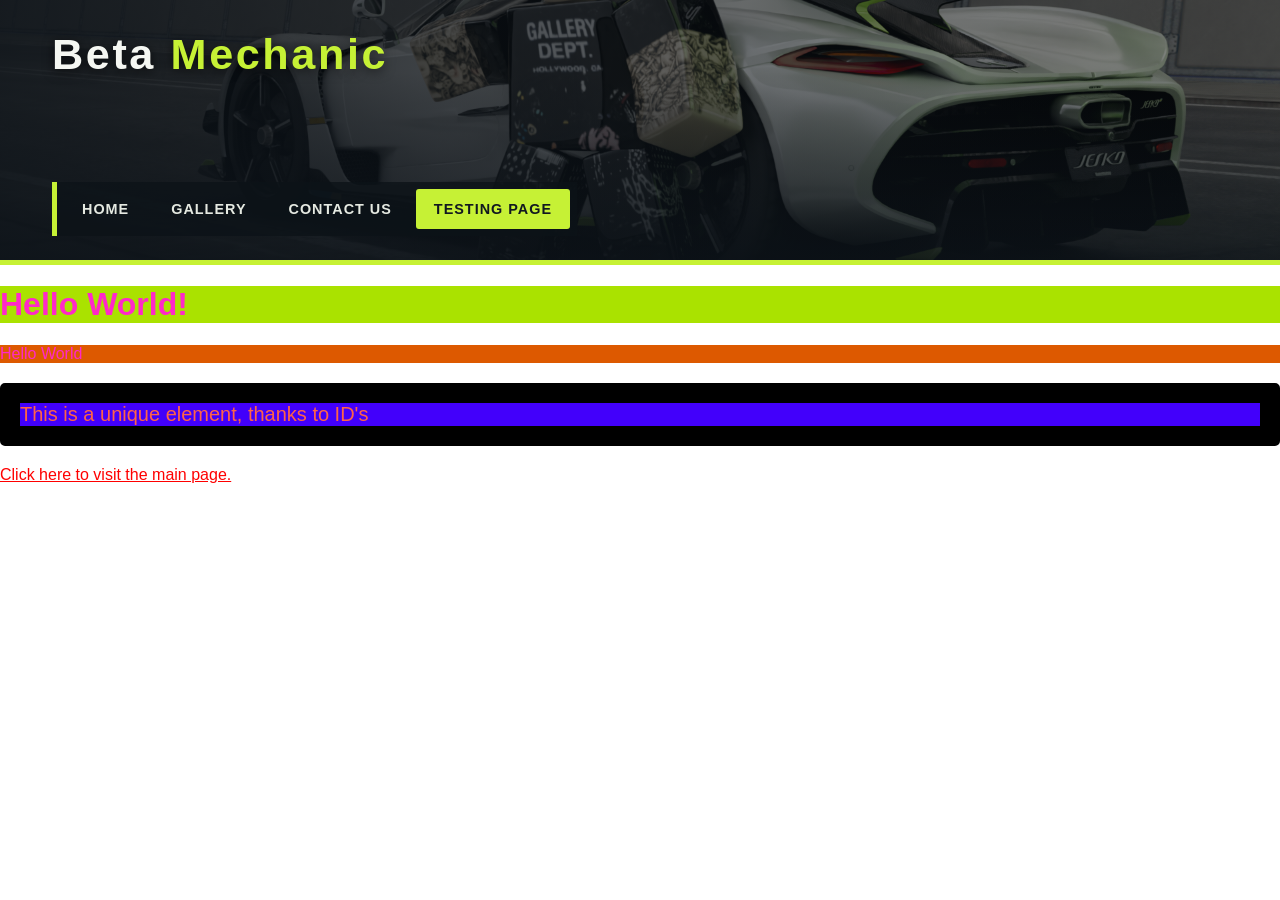
<file: test1.htm>
<!DOCTYPE html>
<html lang="en">
<head>
    <meta charset="UTF-8">
    <meta name="viewport" content="width=device-width, initial-scale=1.0">
    <title>Testing Mechanics</title>
     <link rel="icon" href="assets/images/bl8_jesko_pose.png" type="image/png">
    <link rel="stylesheet" href="styles.css">
</head>
<body>
    <header class="site-header">
        <nav class="site-nav" aria-label="Main navigation">
            <a class="site-brand" href="index.html">Beta <span>Mechanic</span></a>
            <ul class="nav-links">
                <li><a href="index.html">Home</a></li>
                <li><a href="gallery.html">Gallery</a></li>
                <li><a href="contact.html">Contact Us</a></li>
                <li><a class="nav-cta" href="test1.htm" aria-current="page">Testing Page</a></li>
            </ul>
        </nav>
    </header>
    <main class="page-content">
        <h1 class="no1" title="This guy is dumb">Hello World!</h1>
        <p class="no1">Hello World</p>
        <p id="one">This is a unique element, thanks to ID's</p>
        <a class="l2" href="index.html">Click here to visit the main page.</a>
    </main>
</body>
</html>
</file>
<file: styles.css>
* {
    box-sizing: border-box;
}

html {
    scroll-behavior: smooth;
}

body {
    margin: 0;
    font-family: Arial, Helvetica, sans-serif;
}

button,
input,
select,
textarea {
    font: inherit;
}

button,
a,
summary {
    -webkit-tap-highlight-color: transparent;
}

.visually-hidden {
    position: absolute;
    width: 1px;
    height: 1px;
    overflow: hidden;
    clip: rect(0, 0, 0, 0);
    white-space: nowrap;
    clip-path: inset(50%);
}

/* Preserve the original testing page styling without changing its markup. */
body:not(.site-page) .site-header {
    position: relative;
    overflow: hidden;
    background-color: #111820;
    background-image:
        linear-gradient(90deg, rgba(12, 18, 24, 0.88) 0%, rgba(12, 18, 24, 0.52) 58%, rgba(12, 18, 24, 0.32) 100%),
        linear-gradient(0deg, rgba(12, 18, 24, 0.82), transparent 72%),
        url("assets/images/bl8_jesko_pose.png");
    background-position: center 53%;
    background-size: cover;
    border-bottom: 5px solid #c6f135;
    color: #f5f7f2;
}

body:not(.site-page) .site-nav {
    width: min(1240px, 100%);
    min-height: 260px;
    margin: 0 auto;
    padding: 30px 32px 24px;
    display: flex;
    align-items: flex-start;
    flex-direction: column;
    justify-content: space-between;
    gap: 28px;
}

body:not(.site-page) .site-brand {
    color: #f5f7f2;
    font-size: clamp(1.8rem, 3.5vw, 2.7rem);
    font-weight: 900;
    letter-spacing: 0.06em;
    text-decoration: none;
    white-space: nowrap;
    text-shadow: 0 2px 12px rgba(0, 0, 0, 0.7);
}

body:not(.site-page) .site-brand span {
    color: #c6f135;
}

body:not(.site-page) .nav-links {
    display: flex;
    align-items: center;
    justify-content: flex-end;
    gap: 6px;
    margin: 0;
    padding: 7px;
    border-left: 5px solid #c6f135;
    background: rgba(12, 18, 24, 0.78);
    list-style: none;
}

body:not(.site-page) .nav-links a {
    display: block;
    padding: 12px 18px;
    border-radius: 3px;
    color: #e5e9e1;
    font-size: 0.9rem;
    font-weight: 800;
    letter-spacing: 0.07em;
    text-transform: uppercase;
    text-decoration: none;
}

body:not(.site-page) .nav-links a:hover,
body:not(.site-page) .nav-links a:focus-visible {
    background: #26313a;
    color: #c6f135;
}

body:not(.site-page) .nav-links a.nav-cta {
    background: #c6f135;
    color: #111820;
}

.site-page {
    --ink: #151a1d;
    --muted: #687075;
    --paper: #f4f3ee;
    --lime: #d7fa38;
    --deep: #101619;
    --line: rgba(21, 26, 29, 0.14);
    overflow-x: hidden;
    background: var(--paper);
    color: var(--ink);
}

.site-page a {
    color: inherit;
}

.site-page a:focus-visible,
.site-page button:focus-visible,
.site-page summary:focus-visible,
.site-page input:focus-visible,
.site-page select:focus-visible,
.site-page textarea:focus-visible {
    outline: 3px solid #98bc10;
    outline-offset: 3px;
}

.site-page .site-header {
    position: relative;
    isolation: isolate;
    display: flex;
    min-height: 690px;
    flex-direction: column;
    overflow: hidden;
    border-bottom: 1px solid rgba(215, 250, 56, 0.8);
    background-color: #111820;
    background-image:
        linear-gradient(90deg, rgba(8, 12, 15, 0.91) 0%, rgba(8, 12, 15, 0.76) 37%, rgba(8, 12, 15, 0.28) 76%, rgba(8, 12, 15, 0.2) 100%),
        linear-gradient(0deg, rgba(8, 12, 15, 0.85) 0%, transparent 60%),
        url("assets/images/bl8_jesko_pose.png");
    background-position: center 52%;
    background-size: cover;
    color: #f4f3ee;
}

.site-page .site-header::before {
    position: absolute;
    z-index: -1;
    top: 0;
    right: 0;
    width: 30%;
    height: 100%;
    border-left: 1px solid rgba(215, 250, 56, 0.24);
    background: linear-gradient(140deg, transparent 49.7%, rgba(215, 250, 56, 0.08) 50%, transparent 50.4%);
    content: "";
    pointer-events: none;
}

.site-page .site-nav {
    position: relative;
    z-index: 2;
    width: min(1380px, 100%);
    min-height: 104px;
    margin: 0 auto;
    padding: 22px 5.5%;
    display: flex;
    align-items: center;
    justify-content: space-between;
    gap: 28px;
    border-bottom: 1px solid rgba(255, 255, 255, 0.17);
}

.site-page .site-brand {
    display: inline-flex;
    align-items: center;
    gap: 12px;
    color: #fff;
    text-decoration: none;
}

.brand-mark {
    width: 46px;
    height: 46px;
    display: grid;
    place-items: center;
    border: 1px solid var(--lime);
    color: var(--lime);
    font-size: 1rem;
    font-weight: 900;
    letter-spacing: -0.12em;
    transform: skew(-8deg);
}

.brand-mark span {
    color: #fff;
}

.brand-name {
    font-size: 1rem;
    font-weight: 900;
    letter-spacing: 0.15em;
}

.brand-name span {
    display: block;
    margin-top: 3px;
    color: var(--lime);
    font-size: 0.7rem;
    letter-spacing: 0.33em;
}

.site-page .nav-links {
    display: flex;
    align-items: center;
    gap: 8px;
    margin: 0;
    padding: 0;
    list-style: none;
}

.site-page .nav-links a {
    position: relative;
    display: block;
    padding: 12px 15px;
    color: rgba(255, 255, 255, 0.83);
    font-size: 0.73rem;
    font-weight: 800;
    letter-spacing: 0.12em;
    text-decoration: none;
    text-transform: uppercase;
    transition: color 160ms ease, background-color 160ms ease, border-color 160ms ease;
}

.site-page .nav-links a:not(.nav-cta)::after {
    position: absolute;
    right: 15px;
    bottom: 5px;
    left: 15px;
    height: 2px;
    background: var(--lime);
    content: "";
    transform: scaleX(0);
    transform-origin: left;
    transition: transform 160ms ease;
}

.site-page .nav-links a:hover,
.site-page .nav-links a:focus-visible,
.site-page .nav-links a[aria-current="page"] {
    color: #fff;
}

.site-page .nav-links a:hover::after,
.site-page .nav-links a:focus-visible::after,
.site-page .nav-links a[aria-current="page"]::after {
    transform: scaleX(1);
}

.site-page .nav-links a.nav-cta {
    margin-left: 8px;
    padding: 14px 19px;
    border: 1px solid var(--lime);
    background: var(--lime);
    color: #151a1d;
}

.site-page .nav-links a.nav-cta:hover {
    border-color: #fff;
    background: #fff;
}

.menu-toggle {
    display: none;
}

.header-showcase {
    position: relative;
    width: min(1380px, 100%);
    margin: auto;
    padding: 78px 5.5% 88px;
}

.site-page .eyebrow {
    margin: 0 0 19px;
    color: #b8c77b;
    font-size: 0.7rem;
    font-weight: 800;
    letter-spacing: 0.24em;
    text-transform: uppercase;
}

.status-dot {
    width: 7px;
    height: 7px;
    display: inline-block;
    margin: 0 9px 1px 0;
    border-radius: 50%;
    background: var(--lime);
    box-shadow: 0 0 12px var(--lime);
}

.header-showcase h1 {
    max-width: 1050px;
    margin: 0;
    color: #fff;
    font-size: clamp(3.5rem, 8vw, 7rem);
    font-weight: 900;
    letter-spacing: -0.075em;
    line-height: 0.88;
    text-transform: uppercase;
}

.header-showcase h1 span {
    color: var(--lime);
}

.showcase-copy {
    max-width: 500px;
    margin: 26px 0 0;
    color: rgba(255, 255, 255, 0.78);
    font-size: clamp(0.95rem, 1.3vw, 1.12rem);
    line-height: 1.7;
}

.showcase-actions {
    display: flex;
    align-items: center;
    flex-wrap: wrap;
    gap: 25px;
    margin-top: 30px;
}

.button-link {
    display: inline-flex;
    min-height: 52px;
    align-items: center;
    justify-content: center;
    gap: 24px;
    padding: 0 20px;
    border: 1px solid transparent;
    font-size: 0.75rem;
    font-weight: 900;
    letter-spacing: 0.11em;
    text-decoration: none;
    text-transform: uppercase;
    transition: background-color 160ms ease, color 160ms ease, border-color 160ms ease, transform 160ms ease;
}

.button-link:hover {
    transform: translateY(-2px);
}

.button-primary {
    background: var(--lime);
    color: var(--deep);
}

.button-primary:hover {
    background: #fff;
}

.text-link {
    color: #fff;
    font-size: 0.75rem;
    font-weight: 800;
    letter-spacing: 0.1em;
    text-decoration: none;
    text-transform: uppercase;
}

.text-link span,
.arrow-link span {
    margin-left: 7px;
    color: var(--lime);
}

.hero-index {
    position: absolute;
    right: 5.5%;
    bottom: 100px;
    color: rgba(255, 255, 255, 0.75);
    font-size: 0.7rem;
    font-weight: 800;
    letter-spacing: 0.2em;
}

.header-meta {
    display: flex;
    min-height: 43px;
    align-items: center;
    justify-content: space-between;
    padding: 0 5.5%;
    border-top: 1px solid rgba(255, 255, 255, 0.17);
    color: rgba(255, 255, 255, 0.57);
    font-size: 0.57rem;
    font-weight: 800;
    letter-spacing: 0.2em;
}

.content-wrap {
    width: min(1180px, calc(100% - 64px));
    margin-right: auto;
    margin-left: auto;
}

.intro-section {
    display: grid;
    grid-template-columns: 1fr 0.8fr;
    gap: 10%;
    padding-top: 112px;
    padding-bottom: 110px;
}

.section-heading h2,
.gallery-intro h2,
.contact-aside h2 {
    margin: 0;
    font-size: clamp(2.4rem, 5vw, 4.7rem);
    font-weight: 900;
    letter-spacing: -0.07em;
    line-height: 0.98;
}

.section-heading h2 span,
.contact-aside h2 span {
    color: #838d70;
}

.intro-copy {
    align-self: end;
    padding-bottom: 7px;
}

.intro-copy p,
.contact-aside > p:not(.eyebrow) {
    margin: 0 0 23px;
    color: var(--muted);
    font-size: 1rem;
    line-height: 1.9;
}

.arrow-link {
    display: inline-block;
    padding-bottom: 7px;
    border-bottom: 1px solid #a9b67a;
    color: var(--ink);
    font-size: 0.75rem;
    font-weight: 900;
    letter-spacing: 0.12em;
    text-decoration: none;
    text-transform: uppercase;
}

.arrow-link:hover {
    border-color: var(--ink);
}

.feature-section {
    display: grid;
    min-height: 540px;
    grid-template-columns: 1.2fr 0.8fr;
    background: #e6e6dc;
}

.feature-visual {
    position: relative;
    min-height: 540px;
    overflow: hidden;
    background: #c8cac2;
}

.feature-visual::after {
    position: absolute;
    inset: 55% 0 0;
    background: linear-gradient(0deg, rgba(0, 0, 0, 0.55), transparent);
    content: "";
    pointer-events: none;
}

.feature-visual img {
    width: 100%;
    height: 100%;
    position: absolute;
    inset: 0;
    object-fit: cover;
    object-position: center;
    transition: transform 600ms ease;
}

.feature-visual:hover img {
    transform: scale(1.035);
}

.image-label {
    position: absolute;
    z-index: 1;
    bottom: 26px;
    left: 5%;
    color: #fff;
    font-size: 0.65rem;
    font-weight: 900;
    letter-spacing: 0.2em;
}

.feature-copy {
    align-self: center;
    padding: 70px clamp(35px, 7vw, 110px);
}

.feature-copy h2 {
    margin: 0;
    font-size: clamp(2.7rem, 5.4vw, 5.4rem);
    font-weight: 900;
    letter-spacing: -0.08em;
    line-height: 0.9;
}

.feature-copy > p:not(.eyebrow) {
    max-width: 420px;
    margin: 25px 0;
    color: #626962;
    font-size: 0.97rem;
    line-height: 1.8;
}

.numbers-band {
    display: grid;
    grid-template-columns: repeat(3, 1fr) 1.3fr;
    gap: 25px;
    padding: 45px max(32px, calc((100% - 1180px) / 2));
    background: var(--deep);
    color: #fff;
}

.numbers-band > div {
    display: flex;
    flex-direction: column;
    gap: 7px;
    border-right: 1px solid rgba(255, 255, 255, 0.15);
}

.number-value {
    color: var(--lime);
    font-size: clamp(1.7rem, 3vw, 2.5rem);
    font-weight: 900;
    letter-spacing: -0.06em;
}

.number-label {
    color: rgba(255, 255, 255, 0.67);
    font-size: 0.68rem;
    font-weight: 700;
    letter-spacing: 0.12em;
    text-transform: uppercase;
}

.numbers-band > p {
    align-self: center;
    margin: 0;
    color: rgba(255, 255, 255, 0.53);
    font-size: 0.73rem;
    line-height: 1.7;
}

.garage-section {
    padding-top: 115px;
    padding-bottom: 120px;
}

.section-heading-row {
    display: flex;
    align-items: end;
    justify-content: space-between;
    gap: 30px;
    margin-bottom: 43px;
}

.favorite-button {
    display: inline-flex;
    align-items: center;
    gap: 11px;
    padding: 13px 17px;
    border: 1px solid #aeb3a6;
    background: transparent;
    color: var(--ink);
    cursor: pointer;
    font-size: 0.72rem;
    font-weight: 900;
    letter-spacing: 0.08em;
    text-transform: uppercase;
    transition: background-color 160ms ease, border-color 160ms ease;
}

.favorite-button span {
    color: #82934a;
    font-size: 1.2rem;
}

.favorite-button[aria-pressed="true"] {
    border-color: var(--lime);
    background: var(--lime);
}

.info-grid {
    border-top: 1px solid var(--line);
}

.info-card {
    border-bottom: 1px solid var(--line);
}

.info-card summary {
    display: grid;
    min-height: 84px;
    grid-template-columns: 70px 1fr 30px;
    align-items: center;
    cursor: pointer;
    list-style: none;
    font-size: 1.04rem;
    font-weight: 800;
}

.info-card summary::-webkit-details-marker {
    display: none;
}

.card-number {
    color: #97a078;
    font-size: 0.68rem;
    font-weight: 900;
    letter-spacing: 0.13em;
}

.summary-icon {
    color: #73833f;
    font-size: 1.5rem;
    font-weight: 400;
    transition: transform 160ms ease;
}

.info-card[open] .summary-icon {
    transform: rotate(45deg);
}

.info-card > p {
    max-width: 760px;
    margin: -3px 0 27px 70px;
    color: var(--muted);
    font-size: 0.95rem;
    line-height: 1.8;
}

.cta-strip {
    padding: 85px 30px 93px;
    background: var(--lime);
    text-align: center;
}

.cta-strip .eyebrow {
    color: #526317;
}

.cta-strip h2 {
    margin: 0 0 28px;
    font-size: clamp(2.6rem, 6vw, 5.3rem);
    font-weight: 900;
    letter-spacing: -0.075em;
    line-height: 0.95;
}

.button-dark {
    background: var(--deep);
    color: #fff !important;
}

.button-dark:hover {
    border-color: var(--deep);
    background: transparent;
    color: var(--deep) !important;
}

.site-footer {
    display: grid;
    grid-template-columns: 1fr 1fr auto;
    align-items: center;
    gap: 16px 30px;
    padding: 45px max(32px, calc((100% - 1180px) / 2));
    background: var(--deep);
    color: #fff;
}

.footer-brand {
    color: #fff;
    font-size: 0.9rem;
    font-weight: 900;
    letter-spacing: 0.13em;
    text-decoration: none;
}

.footer-brand span {
    color: var(--lime);
}

.site-footer > p {
    margin: 0;
    color: rgba(255, 255, 255, 0.58);
    font-size: 0.82rem;
}

.site-footer nav {
    display: flex;
    flex-wrap: wrap;
    gap: 20px;
}

.site-footer nav a {
    color: rgba(255, 255, 255, 0.8);
    font-size: 0.7rem;
    font-weight: 800;
    letter-spacing: 0.1em;
    text-decoration: none;
    text-transform: uppercase;
}

.site-footer nav a:hover {
    color: var(--lime);
}

.site-footer small {
    grid-column: 1 / -1;
    padding-top: 17px;
    border-top: 1px solid rgba(255, 255, 255, 0.13);
    color: rgba(255, 255, 255, 0.43);
    font-size: 0.68rem;
}

.gallery-intro {
    display: flex;
    align-items: end;
    justify-content: space-between;
    gap: 45px;
    padding-top: 95px;
    padding-bottom: 45px;
}

.gallery-intro h2 {
    margin: 0;
    font-size: clamp(2.7rem, 5vw, 4.6rem);
    font-weight: 900;
    letter-spacing: -0.075em;
}

.gallery-intro > p {
    max-width: 480px;
    margin: 0 0 5px;
    color: var(--muted);
    font-size: 0.95rem;
    line-height: 1.8;
}

.collection-section {
    padding-bottom: 110px;
}

.filter-bar {
    display: flex;
    align-items: center;
    flex-wrap: wrap;
    gap: 8px;
    margin-bottom: 23px;
    padding-bottom: 18px;
    border-bottom: 1px solid var(--line);
}

.filter-label {
    margin-right: 12px;
    color: var(--muted);
    font-size: 0.68rem;
    font-weight: 900;
    letter-spacing: 0.13em;
    text-transform: uppercase;
}

.filter-button {
    padding: 9px 13px;
    border: 1px solid transparent;
    background: transparent;
    color: #5c6262;
    cursor: pointer;
    font-size: 0.68rem;
    font-weight: 900;
    letter-spacing: 0.1em;
    text-transform: uppercase;
}

.filter-button:hover,
.filter-button.is-active {
    border-color: var(--deep);
    background: var(--deep);
    color: #fff;
}

.collection-grid {
    display: grid;
    grid-template-columns: repeat(2, minmax(0, 1fr));
    gap: 22px;
}

.collection-card {
    min-width: 0;
    overflow: hidden;
    border: 1px solid rgba(21, 26, 29, 0.1);
    background: #e9e9e1;
    animation: card-appear 300ms ease both;
}

@keyframes card-appear {
    from { opacity: 0; transform: translateY(9px); }
    to { opacity: 1; transform: translateY(0); }
}

.image-open {
    position: relative;
    width: 100%;
    height: 330px;
    display: block;
    overflow: hidden;
    padding: 0;
    border: 0;
    background: #bfc2ba;
    cursor: zoom-in;
}

.image-open img {
    width: 100%;
    height: 100%;
    object-fit: cover;
    transition: transform 350ms ease;
}

.image-open:hover img {
    transform: scale(1.04);
}

.image-open-icon {
    position: absolute;
    right: 16px;
    bottom: 16px;
    width: 39px;
    height: 39px;
    display: grid;
    place-items: center;
    background: var(--lime);
    color: var(--deep);
    font-size: 1.2rem;
}

.collection-caption {
    padding: 23px 25px 27px;
}

.card-kicker {
    color: #78834e;
    font-size: 0.63rem;
    font-weight: 900;
    letter-spacing: 0.17em;
}

.collection-caption h3 {
    margin: 9px 0;
    font-size: 1.55rem;
    font-weight: 900;
    letter-spacing: -0.05em;
}

.collection-caption p {
    max-width: 480px;
    margin: 0;
    color: #626962;
    font-size: 0.9rem;
    line-height: 1.7;
}

.collection-card-spec,
.collection-card-aero,
.collection-card-detail {
    display: flex;
    min-height: 330px;
    flex-direction: column;
    justify-content: space-between;
}

.spec-graphic {
    position: relative;
    min-height: 170px;
    display: flex;
    align-items: center;
    justify-content: center;
    overflow: hidden;
    background: #141b1e;
    color: var(--lime);
}

.spec-graphic::before,
.spec-graphic::after {
    position: absolute;
    width: 70%;
    height: 1px;
    background: rgba(215, 250, 56, 0.2);
    content: "";
    transform: rotate(-18deg);
}

.spec-graphic::after {
    transform: rotate(18deg);
}

.spec-graphic > span {
    position: relative;
    z-index: 1;
    font-size: 5rem;
    font-style: italic;
    font-weight: 900;
    letter-spacing: -0.1em;
}

.spec-graphic i {
    position: absolute;
    width: 25px;
    height: 25px;
    border: 2px solid rgba(215, 250, 56, 0.4);
    border-radius: 50%;
}

.spec-graphic i:nth-of-type(1) { top: 25px; left: 23%; }
.spec-graphic i:nth-of-type(2) { right: 20%; bottom: 25px; width: 40px; height: 40px; }
.spec-graphic i:nth-of-type(3) { top: 30px; right: 32%; width: 13px; height: 13px; }

.fact-chip {
    display: inline-block;
    margin-top: 16px;
    padding: 7px 10px;
    background: #dbe5bf;
    color: #39451d;
    font-size: 0.59rem;
    font-weight: 900;
    letter-spacing: 0.15em;
}

.aero-graphic {
    position: relative;
    min-height: 170px;
    overflow: hidden;
    background: #bac1b0;
}

.aero-line {
    position: absolute;
    top: 50%;
    left: -5%;
    width: 110%;
    height: 1px;
    background: rgba(31, 39, 31, 0.55);
    box-shadow: 0 -22px rgba(31, 39, 31, 0.22), 0 22px rgba(31, 39, 31, 0.22), 0 -44px rgba(31, 39, 31, 0.14), 0 44px rgba(31, 39, 31, 0.14);
    transform: rotate(-8deg);
}

.aero-wing {
    position: absolute;
    top: 58px;
    left: 35%;
    width: 34%;
    height: 40px;
    border-top: 8px solid #232b2b;
    border-right: 10px solid #232b2b;
    transform: skew(-32deg);
}

.aero-label {
    position: absolute;
    right: 18px;
    bottom: 14px;
    color: #323a30;
    font-size: 0.55rem;
    font-weight: 900;
    letter-spacing: 0.13em;
    line-height: 1.6;
    text-align: right;
}

.collection-card-detail {
    background: #dce0d4;
}

.detail-graphic {
    min-height: 170px;
    display: flex;
    align-items: center;
    justify-content: center;
    flex-direction: column;
    background: var(--lime);
    color: var(--deep);
    font-size: clamp(1.7rem, 4vw, 3rem);
    font-weight: 900;
    letter-spacing: -0.07em;
    line-height: 0.88;
    text-align: center;
}

.detail-graphic span:first-child {
    color: rgba(21, 26, 29, 0.52);
    font-size: 0.65rem;
    letter-spacing: 0.3em;
}

.empty-filter {
    padding: 25px;
    color: var(--muted);
    text-align: center;
}

.image-dialog {
    width: min(960px, calc(100% - 32px));
    max-width: none;
    padding: 14px;
    border: 1px solid rgba(255, 255, 255, 0.2);
    background: #101619;
    color: #fff;
}

.image-dialog::backdrop {
    background: rgba(4, 7, 8, 0.84);
    backdrop-filter: blur(4px);
}

.image-dialog img {
    width: 100%;
    max-height: 76vh;
    display: block;
    object-fit: contain;
    background: #1c2426;
}

.image-dialog p {
    margin: 13px 3px 2px;
    font-size: 0.75rem;
    font-weight: 900;
    letter-spacing: 0.08em;
    text-transform: uppercase;
}

.image-dialog p span {
    color: #adb39a;
    font-weight: 400;
}

.dialog-close {
    position: absolute;
    z-index: 1;
    top: 22px;
    right: 22px;
    width: 40px;
    height: 40px;
    border: 0;
    background: var(--lime);
    color: var(--deep);
    cursor: pointer;
    font-size: 1.8rem;
    line-height: 1;
}

.contact-layout {
    display: grid;
    grid-template-columns: 0.8fr 1.2fr;
    gap: 10%;
    padding-top: 100px;
    padding-bottom: 115px;
}

.contact-aside h2 {
    margin-bottom: 24px;
}

.contact-note {
    display: flex;
    gap: 14px;
    margin-top: 32px;
    padding: 18px;
    border-left: 3px solid #9eb529;
    background: #e8e9df;
}

.note-icon {
    color: #768b2b;
    font-size: 1.2rem;
    font-weight: 900;
}

.contact-note strong {
    font-size: 0.8rem;
}

.contact-note p {
    margin: 7px 0 0;
    color: #687075;
    font-size: 0.78rem;
    line-height: 1.65;
}

.garage-mascot {
    display: flex;
    align-items: center;
    gap: 13px;
    margin-top: 25px;
}

.garage-mascot img {
    width: 58px;
    height: 58px;
    border: 1px solid rgba(21, 26, 29, 0.1);
    border-radius: 50%;
    background: #e5e5dc;
    object-fit: cover;
}

.garage-mascot div {
    display: flex;
    flex-direction: column;
    gap: 5px;
}

.garage-mascot span {
    color: #78834e;
    font-size: 0.56rem;
    font-weight: 900;
    letter-spacing: 0.16em;
}

.garage-mascot strong {
    font-size: 0.82rem;
}

.contact-form {
    display: grid;
    gap: 10px;
    padding: clamp(24px, 4vw, 45px);
    background: #fff;
    box-shadow: 0 15px 50px rgba(28, 35, 29, 0.07);
}

.form-topline {
    display: flex;
    justify-content: space-between;
    margin: 0 0 22px;
    padding-bottom: 14px;
    border-bottom: 1px solid var(--line);
    color: #899176;
    font-size: 0.6rem;
    font-weight: 900;
    letter-spacing: 0.16em;
}

.contact-form label {
    display: flex;
    justify-content: space-between;
    margin-top: 8px;
    color: #343a39;
    font-size: 0.75rem;
    font-weight: 800;
}

.character-count {
    color: #858c85;
    font-size: 0.65rem;
    font-weight: 600;
}

.contact-form input,
.contact-form select,
.contact-form textarea {
    width: 100%;
    min-height: 48px;
    padding: 13px 14px;
    border: 1px solid #d8dbd3;
    border-radius: 0;
    background: #fbfbf8;
    color: var(--ink);
    font-size: 0.87rem;
}

.contact-form textarea {
    min-height: 145px;
    resize: vertical;
}

.contact-form input::placeholder,
.contact-form textarea::placeholder {
    color: #9a9f98;
}

.form-submit {
    justify-self: start;
    margin-top: 13px;
    cursor: pointer;
}

.form-feedback {
    padding: 13px 15px;
    border-left: 3px solid #829b30;
    background: #edf1df;
    color: #354019;
    font-size: 0.8rem;
    line-height: 1.6;
}

.form-feedback[data-error="true"] {
    border-color: #b14639;
    background: #f6e9e6;
    color: #722a22;
}

.copy-button {
    justify-self: start;
    padding: 10px 0;
    border: 0;
    border-bottom: 1px solid #aab48a;
    background: transparent;
    color: #303a1c;
    cursor: pointer;
    font-size: 0.72rem;
    font-weight: 900;
    letter-spacing: 0.1em;
    text-transform: uppercase;
}

.faq-section {
    display: grid;
    grid-template-columns: 0.65fr 1.35fr;
    gap: 8%;
    padding-bottom: 120px;
}

.faq-list {
    border-top: 1px solid var(--line);
}

.faq-list .info-card summary {
    min-height: 75px;
    grid-template-columns: 54px 1fr 25px;
    font-size: 0.92rem;
}

.faq-list .info-card > p {
    margin-left: 54px;
    font-size: 0.86rem;
}

[hidden] {
    display: none !important;
}

@media (max-width: 900px) {
    .site-page .site-header {
        min-height: 620px;
        background-position: 59% center;
    }

    .site-page .site-nav {
        min-height: 88px;
        padding-right: 32px;
        padding-left: 32px;
    }

    .site-page .nav-links {
        gap: 0;
    }

    .site-page .nav-links a {
        padding-right: 10px;
        padding-left: 10px;
        font-size: 0.65rem;
    }

    .site-page .nav-links a.nav-cta {
        margin-left: 5px;
        padding-right: 12px;
        padding-left: 12px;
    }

    .intro-section {
        gap: 7%;
        padding-top: 85px;
        padding-bottom: 85px;
    }

    .numbers-band {
        grid-template-columns: repeat(3, 1fr);
    }

    .numbers-band > p {
        grid-column: 1 / -1;
    }

    .contact-layout {
        gap: 6%;
    }
}

@media (max-width: 680px) {
    body:not(.site-page) .site-nav {
        min-height: 190px;
        gap: 20px;
        padding: 22px 20px 18px;
    }

    body:not(.site-page) .nav-links {
        width: 100%;
        justify-content: flex-start;
        flex-wrap: wrap;
        gap: 3px;
        padding: 5px;
    }

    body:not(.site-page) .nav-links a {
        padding: 9px 10px;
        font-size: 0.75rem;
        letter-spacing: 0.04em;
    }

    .site-page .site-header {
        min-height: 650px;
        background-position: 63% center;
    }

    .site-page .site-nav {
        min-height: 77px;
        padding: 15px 22px;
    }

    .brand-mark {
        width: 39px;
        height: 39px;
        font-size: 0.86rem;
    }

    .brand-name {
        font-size: 0.85rem;
    }

    .brand-name span {
        font-size: 0.6rem;
    }

    .menu-toggle {
        width: 43px;
        height: 43px;
        display: flex;
        align-items: center;
        justify-content: center;
        flex-direction: column;
        gap: 5px;
        border: 1px solid rgba(255, 255, 255, 0.35);
        background: rgba(10, 14, 16, 0.55);
        cursor: pointer;
    }

    .menu-toggle > span:not(.visually-hidden) {
        width: 18px;
        height: 2px;
        background: var(--lime);
    }

    .site-page .nav-links {
        position: absolute;
        top: calc(100% - 1px);
        right: 0;
        left: 0;
        display: none;
        align-items: stretch;
        flex-direction: column;
        gap: 0;
        padding: 10px 22px 18px;
        border-bottom: 1px solid rgba(215, 250, 56, 0.5);
        background: rgba(12, 17, 20, 0.98);
    }

    .site-page .nav-links.is-open {
        display: flex;
    }

    .site-page .nav-links a,
    .site-page .nav-links a.nav-cta {
        margin: 0;
        padding: 14px 12px;
    }

    .site-page .nav-links a.nav-cta {
        align-self: flex-start;
        margin-top: 7px;
    }

    .header-showcase {
        padding: 76px 25px 74px;
    }

    .header-showcase h1 {
        font-size: clamp(2.6rem, 10vw, 4.5rem);
    }

    .showcase-copy {
        max-width: 420px;
        font-size: 0.9rem;
    }

    .hero-index {
        right: 25px;
        bottom: 28px;
    }

    .header-meta {
        min-height: 39px;
        padding: 0 22px;
        font-size: 0.48rem;
        letter-spacing: 0.12em;
    }

    .header-meta span:last-child {
        display: none;
    }

    .content-wrap {
        width: calc(100% - 40px);
    }

    .intro-section,
    .contact-layout,
    .faq-section {
        grid-template-columns: 1fr;
        gap: 32px;
        padding-top: 72px;
        padding-bottom: 75px;
    }

    .intro-copy {
        max-width: 590px;
    }

    .feature-section {
        grid-template-columns: 1fr;
    }

    .feature-visual {
        min-height: 350px;
    }

    .feature-copy {
        padding: 42px 25px 54px;
    }

    .numbers-band {
        grid-template-columns: repeat(3, 1fr);
        gap: 15px;
        padding: 32px 20px;
    }

    .numbers-band > div {
        padding-right: 7px;
    }

    .number-label {
        font-size: 0.55rem;
        letter-spacing: 0.05em;
    }

    .garage-section {
        padding-top: 75px;
        padding-bottom: 80px;
    }

    .section-heading-row {
        align-items: flex-start;
        flex-direction: column;
        gap: 22px;
        margin-bottom: 28px;
    }

    .info-card summary {
        min-height: 75px;
        grid-template-columns: 43px 1fr 24px;
        font-size: 0.9rem;
    }

    .info-card > p {
        margin-left: 43px;
        font-size: 0.86rem;
    }

    .cta-strip {
        padding: 65px 20px 70px;
    }

    .site-footer {
        grid-template-columns: 1fr;
        padding: 35px 24px;
    }

    .site-footer small {
        grid-column: auto;
    }

    .gallery-intro {
        align-items: flex-start;
        flex-direction: column;
        gap: 18px;
        padding-top: 70px;
        padding-bottom: 28px;
    }

    .collection-section {
        padding-bottom: 75px;
    }

    .collection-grid {
        grid-template-columns: 1fr;
        gap: 15px;
    }

    .image-open {
        height: 270px;
    }

    .collection-card-spec,
    .collection-card-aero,
    .collection-card-detail {
        min-height: 310px;
    }

    .contact-layout {
        padding-top: 72px;
    }

    .faq-section {
        padding-top: 10px;
        padding-bottom: 80px;
    }
}

@media (prefers-reduced-motion: reduce) {
    *,
    *::before,
    *::after {
        scroll-behavior: auto !important;
        animation-duration: 0.01ms !important;
        animation-iteration-count: 1 !important;
        transition-duration: 0.01ms !important;
    }
}

.no1 {
    color: rgb(255, 41, 200);
}

p.no1 {
    background-color: rgb(221, 89, 0);
}

h1.no1 {
    background-color: rgb(170, 226, 0);
}

#one {
    background-color: rgb(66, 0, 251);
    color: tomato;
    font-size: 20px;
    border: 20px solid black;
    border-radius: 5px;
}

a.l1 {
    color: rgb(0, 255, 0);
    text-decoration: underline;
}

a.l2 {
    color: rgb(255, 0, 0);
    text-decoration: underline;
}

.machine-preview {
    padding-top: 105px;
    padding-bottom: 112px;
}

.machine-preview-grid {
    display: grid;
    grid-template-columns: repeat(3, minmax(0, 1fr));
    gap: 18px;
}

.machine-preview-card {
    min-width: 0;
    display: flex;
    flex-direction: column;
    padding-bottom: 20px;
    border-bottom: 1px solid var(--line);
    text-decoration: none;
}

.machine-preview-card img {
    width: 100%;
    height: 225px;
    object-fit: cover;
    object-position: center 65%;
    background: #252b2d;
    filter: saturate(0.78);
    transition: filter 180ms ease, transform 300ms ease;
}

.machine-preview-card:hover img {
    filter: saturate(1.08);
    transform: translateY(-3px);
}

.preview-number {
    margin-top: 18px;
    color: #78834e;
    font-size: 0.6rem;
    font-weight: 900;
    letter-spacing: 0.15em;
}

.machine-preview-card h3 {
    display: flex;
    align-items: center;
    justify-content: space-between;
    margin: 10px 0 7px;
    font-size: 1.35rem;
    font-weight: 900;
    letter-spacing: -0.05em;
}

.machine-preview-card h3 span {
    color: #839244;
    font-size: 1rem;
}

.machine-preview-card p {
    margin: 0;
    color: var(--muted);
    font-size: 0.85rem;
    line-height: 1.65;
}

.inline-link {
    display: inline-block;
    margin-top: 8px;
    color: #53651b !important;
    font-weight: 800;
    text-decoration-thickness: 1px;
    text-underline-offset: 3px;
}

.car-jumpbar {
    position: sticky;
    z-index: 5;
    top: 0;
    display: flex;
    justify-content: center;
    gap: 8px;
    padding: 10px 18px;
    border-bottom: 1px solid rgba(21, 26, 29, 0.1);
    background: rgba(244, 243, 238, 0.94);
    backdrop-filter: blur(12px);
}

.car-jumpbar a {
    min-width: 155px;
    display: flex;
    align-items: center;
    justify-content: center;
    gap: 10px;
    padding: 12px 16px;
    color: #303637;
    font-size: 0.68rem;
    font-weight: 900;
    letter-spacing: 0.1em;
    text-decoration: none;
    text-transform: uppercase;
    transition: background-color 160ms ease, color 160ms ease;
}

.car-jumpbar a span {
    color: #8a9855;
    font-size: 0.61rem;
}

.car-jumpbar a:hover,
.car-jumpbar a:focus-visible {
    background: var(--deep);
    color: #fff;
}

.car-dossier {
    padding-top: 100px;
    padding-bottom: 105px;
    scroll-margin-top: 68px;
}

.dossier-heading {
    display: grid;
    grid-template-columns: 1fr 0.7fr;
    align-items: end;
    gap: 20px 50px;
    margin-bottom: 35px;
}

.dossier-heading .eyebrow {
    grid-column: 1 / -1;
    margin-bottom: -8px;
}

.dossier-heading h2 {
    margin: 0;
    font-size: clamp(3.4rem, 8vw, 7.5rem);
    font-weight: 900;
    letter-spacing: -0.09em;
    line-height: 0.82;
}

.dossier-heading h2 span {
    color: #7b8667;
}

.dossier-deck {
    max-width: 440px;
    justify-self: end;
    margin: 0 0 4px;
    color: #626b6b;
    font-size: clamp(0.95rem, 1.4vw, 1.12rem);
    line-height: 1.75;
}

.dossier-image {
    position: relative;
    height: clamp(300px, 54vw, 620px);
    overflow: hidden;
    margin: 0;
    background: #171c1d;
}

.dossier-image::after {
    position: absolute;
    inset: 55% 0 0;
    background: linear-gradient(0deg, rgba(0, 0, 0, 0.68), transparent);
    content: "";
    pointer-events: none;
}

.dossier-image img {
    width: 100%;
    height: 100%;
    display: block;
    object-fit: cover;
    object-position: center 69%;
}

#centodieci .dossier-image img {
    object-position: center 56%;
    filter: grayscale(0.75) contrast(1.08);
}

#jesko .dossier-image img {
    object-position: center 55%;
}

.dossier-image figcaption {
    position: absolute;
    z-index: 1;
    right: 24px;
    bottom: 21px;
    left: 24px;
    display: flex;
    align-items: baseline;
    justify-content: space-between;
    gap: 15px;
    color: rgba(255, 255, 255, 0.85);
    font-size: 0.7rem;
}

.dossier-image figcaption span {
    color: var(--lime);
    font-size: 0.59rem;
    font-weight: 900;
    letter-spacing: 0.15em;
}

.dossier-body {
    display: grid;
    grid-template-columns: minmax(0, 1.55fr) minmax(220px, 0.6fr);
    align-items: start;
    gap: 9%;
    padding: 65px 0 54px;
}

.dossier-copy p {
    margin: 0 0 22px;
    color: #596162;
    font-size: 0.96rem;
    line-height: 1.95;
}

.dossier-copy .dropcap::first-letter {
    float: left;
    margin: 9px 11px 0 0;
    color: #657436;
    font-size: 4.6rem;
    font-weight: 900;
    line-height: 0.72;
}

.dossier-facts {
    position: sticky;
    top: 76px;
    padding: 24px;
    border-top: 3px solid #a8bd37;
    background: #e8e9df;
}

.dossier-facts .eyebrow {
    margin-bottom: 16px;
}

.dossier-facts > div {
    display: flex;
    flex-direction: column;
    gap: 5px;
    padding: 16px 0;
    border-top: 1px solid rgba(21, 26, 29, 0.12);
}

.dossier-facts strong {
    color: #1b2222;
    font-size: 1.3rem;
    font-weight: 900;
    letter-spacing: -0.04em;
}

.dossier-facts span {
    color: #687075;
    font-size: 0.68rem;
    line-height: 1.5;
}

.dossier-detail-grid {
    display: grid;
    grid-template-columns: repeat(3, minmax(0, 1fr));
    border-top: 1px solid var(--line);
    border-bottom: 1px solid var(--line);
}

.dossier-detail-card {
    padding: 25px 23px 27px 0;
}

.dossier-detail-card + .dossier-detail-card {
    padding-left: 23px;
    border-left: 1px solid var(--line);
}

.detail-index {
    color: #79874a;
    font-size: 0.58rem;
    font-weight: 900;
    letter-spacing: 0.15em;
}

.dossier-detail-card h3 {
    margin: 13px 0 9px;
    font-size: 1.2rem;
    font-weight: 900;
    letter-spacing: -0.04em;
}

.dossier-detail-card p {
    margin: 0;
    color: #626b6b;
    font-size: 0.83rem;
    line-height: 1.8;
}

.deep-dive {
    margin-top: 20px;
    border-bottom: 1px solid var(--line);
}

.deep-dive summary {
    display: flex;
    align-items: center;
    justify-content: space-between;
    min-height: 65px;
    cursor: pointer;
    list-style: none;
    font-size: 0.75rem;
    font-weight: 900;
    letter-spacing: 0.1em;
    text-transform: uppercase;
}

.deep-dive summary::-webkit-details-marker {
    display: none;
}

.deep-dive .summary-icon {
    color: #73833f;
    font-size: 1.5rem;
    transition: transform 160ms ease;
}

.deep-dive[open] .summary-icon {
    transform: rotate(45deg);
}

.deep-dive-copy {
    max-width: 850px;
    padding: 0 0 27px;
}

.deep-dive-copy h3 {
    margin: 0 0 15px;
    font-size: 1.3rem;
    letter-spacing: -0.04em;
}

.deep-dive-copy p {
    margin: 0 0 15px;
    color: #626b6b;
    font-size: 0.89rem;
    line-height: 1.85;
}

.car-transition {
    display: flex;
    align-items: center;
    justify-content: center;
    gap: 18px;
    padding: 25px;
    border-top: 1px solid rgba(21, 26, 29, 0.1);
    border-bottom: 1px solid rgba(21, 26, 29, 0.1);
    color: #777f77;
    font-size: 0.57rem;
    font-weight: 900;
    letter-spacing: 0.16em;
}

.transition-line {
    width: min(120px, 15vw);
    height: 1px;
    background: #9aac54;
}

.car-transition-dark {
    border-color: rgba(255, 255, 255, 0.09);
    background: var(--deep);
    color: rgba(255, 255, 255, 0.55);
}

.comparison-section {
    padding: 100px 0 105px;
    background: #e7e8df;
}

.comparison-section h2 {
    margin: 0 0 35px;
    font-size: clamp(2.7rem, 6vw, 5.2rem);
    font-weight: 900;
    letter-spacing: -0.08em;
    line-height: 0.92;
}

.comparison-section h2 span {
    color: #7b8667;
}

.comparison-table {
    border-top: 1px solid rgba(21, 26, 29, 0.2);
}

.comparison-row {
    display: grid;
    grid-template-columns: 0.85fr 1.1fr 1.1fr 1.1fr;
    border-bottom: 1px solid rgba(21, 26, 29, 0.17);
}

.comparison-row > span {
    padding: 16px 12px;
    color: #5e6665;
    font-size: 0.77rem;
    line-height: 1.55;
}

.comparison-row > span:first-child {
    padding-left: 0;
    color: #28302f;
    font-weight: 800;
}

.comparison-header > span {
    color: #69764a;
    font-size: 0.63rem;
    font-weight: 900;
    letter-spacing: 0.1em;
    text-transform: uppercase;
}

.comparison-header > span:first-child {
    color: #69764a;
}

.comparison-note {
    margin: 18px 0 0;
    color: #717876;
    font-size: 0.72rem;
    line-height: 1.6;
}

.car-sources {
    display: flex;
    align-items: center;
    flex-wrap: wrap;
    gap: 9px 18px;
    margin-top: 23px;
    padding-top: 18px;
    border-top: 1px solid rgba(21, 26, 29, 0.15);
}

.car-sources span {
    width: 100%;
    color: #76804f;
    font-size: 0.57rem;
    font-weight: 900;
    letter-spacing: 0.15em;
}

.car-sources a {
    color: #454d38;
    font-size: 0.69rem;
    font-weight: 800;
    text-decoration-thickness: 1px;
    text-underline-offset: 3px;
}

.car-sources a:hover {
    color: #73833f;
}

.guide-page .site-header {
    min-height: 620px;
}

.guide-page .header-showcase {
    padding-top: 65px;
    padding-bottom: 65px;
}

.guide-page .header-showcase h1 {
    font-size: clamp(3.4rem, 7.5vw, 6.6rem);
}

.guide-page .header-meta {
    justify-content: flex-start;
    gap: 35px;
}

.guide-layout {
    width: min(1300px, calc(100% - 56px));
    display: grid;
    grid-template-columns: 215px minmax(0, 1fr);
    align-items: start;
    gap: clamp(40px, 7vw, 105px);
    margin: 0 auto;
    padding: 75px 0 110px;
}

.guide-sidebar {
    position: sticky;
    top: 24px;
    padding: 19px 16px;
    border-top: 3px solid #a8bd37;
    background: #e8e9df;
}

.guide-sidebar .eyebrow {
    margin-bottom: 14px;
}

.guide-sidebar nav {
    display: grid;
    gap: 2px;
}

.guide-sidebar nav a {
    padding: 10px 7px;
    color: #4c5553;
    font-size: 0.67rem;
    font-weight: 800;
    letter-spacing: 0.05em;
    text-decoration: none;
    transition: background-color 150ms ease, color 150ms ease;
}

.guide-sidebar nav a:hover {
    background: #d7fa38;
    color: #151a1d;
}

.guide-content {
    min-width: 0;
}

.guide-section {
    padding: 50px 0 55px;
    border-bottom: 1px solid var(--line);
    scroll-margin-top: 25px;
}

.guide-opening {
    padding-top: 0;
}

.guide-section-heading {
    display: grid;
    grid-template-columns: 48px minmax(0, 1fr);
    align-items: start;
    gap: 15px;
    margin-bottom: 22px;
}

.guide-number {
    padding-top: 4px;
    color: #89965d;
    font-size: 0.72rem;
    font-weight: 900;
    letter-spacing: 0.16em;
}

.guide-section .eyebrow {
    margin-bottom: 10px;
}

.guide-section h2,
.guide-opening h2,
.guide-next h2 {
    margin: 0;
    color: var(--ink);
    font-size: clamp(2rem, 4vw, 3.45rem);
    font-weight: 900;
    letter-spacing: -0.07em;
    line-height: 1;
}

.guide-opening h2 span {
    color: #7b8667;
}

.guide-section > p,
.guide-opening > p:not(.eyebrow) {
    color: #5f6868;
    font-size: 0.92rem;
    line-height: 1.85;
}

.guide-section > h3 {
    margin: 32px 0 12px;
    font-size: 1.25rem;
    font-weight: 900;
    letter-spacing: -0.04em;
}

.guide-section > h3 + p {
    color: #5f6868;
    font-size: 0.92rem;
    line-height: 1.8;
}

.guide-section > p code,
.line-breakdown code {
    overflow-wrap: anywhere;
}

.line-breakdown {
    display: grid;
    gap: 0;
    margin: 20px 0 28px;
    border-top: 1px solid var(--line);
}

.line-breakdown p {
    margin: 0;
    padding: 13px 4px;
    border-bottom: 1px solid var(--line);
    color: #5f6868;
    font-size: 0.82rem;
    line-height: 1.75;
}

.line-breakdown p code {
    color: #34421a;
    font-weight: 700;
}

.guide-section .code-block + p {
    margin-top: -5px;
}

.guide-section code,
.guide-callout code,
.guide-bullets code,
.guide-steps code,
.guide-workflow code,
.guide-glossary code {
    padding: 2px 5px;
    background: #e7e9dd;
    color: #39451d;
    font-family: Consolas, "Courier New", monospace;
    font-size: 0.88em;
}

.guide-three-parts {
    display: grid;
    grid-template-columns: repeat(3, minmax(0, 1fr));
    gap: 12px;
    margin: 30px 0;
}

.guide-three-parts > div {
    padding: 20px 17px;
    border-top: 2px solid #a8bd37;
    background: #e9eae1;
}

.guide-three-parts strong {
    font-size: 1.1rem;
    font-weight: 900;
    letter-spacing: 0.1em;
}

.guide-three-parts p {
    margin: 9px 0 0;
    color: #646d6a;
    font-size: 0.8rem;
    line-height: 1.7;
}

.code-block {
    max-width: 100%;
    overflow-x: auto;
    margin: 17px 0 20px;
    padding: 20px;
    border-left: 3px solid var(--lime);
    background: #151c1e;
    color: #e6eadc;
    tab-size: 4;
}

.code-block code {
    padding: 0;
    background: transparent;
    color: inherit;
    font-family: Consolas, "Courier New", monospace;
    font-size: 0.78rem;
    line-height: 1.75;
    white-space: pre;
}

.guide-bullets,
.guide-steps {
    padding-left: 22px;
    color: #5f6868;
    font-size: 0.88rem;
    line-height: 1.85;
}

.guide-bullets li,
.guide-steps li {
    margin: 7px 0;
    padding-left: 4px;
}

.guide-callout {
    margin: 24px 0;
    padding: 17px 20px;
    border-left: 3px solid #a8bd37;
    background: #e9eae1;
}

.guide-callout strong {
    color: #38431c;
    font-size: 0.78rem;
    letter-spacing: 0.08em;
    text-transform: uppercase;
}

.guide-callout p {
    margin: 8px 0 0;
    color: #5e6764;
    font-size: 0.84rem;
    line-height: 1.75;
}

.guide-two-columns {
    display: grid;
    grid-template-columns: repeat(2, minmax(0, 1fr));
    gap: 18px;
    margin-top: 20px;
}

.guide-two-columns > div {
    min-width: 0;
}

.guide-two-columns h4 {
    margin: 0;
    font-size: 1rem;
}

.guide-two-columns p {
    min-height: 52px;
    color: #5f6868;
    font-size: 0.82rem;
    line-height: 1.65;
}

.workflow-list {
    display: grid;
    gap: 0;
    margin: 24px 0 35px;
    padding: 0;
    border-top: 1px solid var(--line);
    list-style: none;
    counter-reset: workflow;
}

.workflow-list li {
    display: grid;
    grid-template-columns: minmax(150px, 0.62fr) 1.38fr;
    gap: 20px;
    padding: 17px 0;
    border-bottom: 1px solid var(--line);
    counter-increment: workflow;
}

.workflow-list li::before {
    color: #889653;
    content: "0" counter(workflow);
    font-size: 0.62rem;
    font-weight: 900;
    letter-spacing: 0.13em;
}

.workflow-list strong {
    grid-column: 1;
    grid-row: 1;
    padding-left: 34px;
    font-size: 0.83rem;
}

.workflow-list span {
    grid-column: 2;
    grid-row: 1;
    color: #626b6b;
    font-size: 0.82rem;
    line-height: 1.7;
}

.workflow-list kbd {
    padding: 2px 5px;
    border: 1px solid #c8ccc2;
    border-radius: 3px;
    background: #fff;
    color: #303637;
    font-family: inherit;
    font-size: 0.75em;
}

.guide-steps {
    margin-top: 16px;
}

.guide-steps kbd {
    padding: 2px 5px;
    border: 1px solid #c8ccc2;
    border-radius: 3px;
    background: #fff;
    color: #303637;
    font-family: inherit;
    font-size: 0.75em;
}

.debug-grid {
    display: grid;
    grid-template-columns: repeat(2, minmax(0, 1fr));
    gap: 12px;
    margin: 24px 0 32px;
}

.debug-grid article {
    padding: 18px;
    border-top: 2px solid #a8bd37;
    background: #e9eae1;
}

.debug-grid h3 {
    margin: 0 0 8px;
    font-size: 0.9rem;
    font-weight: 900;
}

.debug-grid p {
    margin: 0;
    color: #5f6868;
    font-size: 0.79rem;
    line-height: 1.75;
}

.debug-grid code {
    padding: 2px 4px;
    background: #dfe2d5;
    color: #39451d;
    font-family: Consolas, "Courier New", monospace;
    font-size: 0.85em;
    overflow-wrap: anywhere;
}

.guide-glossary {
    margin: 22px 0 0;
    border-top: 1px solid var(--line);
}

.guide-glossary > div {
    display: grid;
    grid-template-columns: 150px minmax(0, 1fr);
    gap: 20px;
    padding: 15px 0;
    border-bottom: 1px solid var(--line);
}

.guide-glossary dt {
    color: #303637;
    font-size: 0.82rem;
    font-weight: 900;
}

.guide-glossary dd {
    margin: 0;
    color: #626b6b;
    font-size: 0.82rem;
    line-height: 1.7;
}

.guide-next {
    margin-top: 48px;
    padding: 35px;
    background: var(--lime);
}

.guide-next .eyebrow {
    color: #526317;
}

.guide-next h2 {
    margin: 0 0 23px;
    font-size: clamp(2rem, 4vw, 3.25rem);
}

.guide-next .button-dark {
    min-height: 45px;
    font-size: 0.66rem;
}

@media (max-width: 900px) {
    .machine-preview-grid {
        grid-template-columns: repeat(2, minmax(0, 1fr));
    }

    .dossier-body {
        grid-template-columns: minmax(0, 1fr) minmax(190px, 0.55fr);
        gap: 5%;
    }
}

@media (max-width: 680px) {
    .machine-preview {
        padding-top: 75px;
        padding-bottom: 78px;
    }

    .machine-preview-grid {
        grid-template-columns: 1fr;
        gap: 26px;
    }

    .machine-preview-card img {
        height: 230px;
    }

    .car-jumpbar {
        justify-content: flex-start;
        gap: 0;
        overflow-x: auto;
        padding: 8px 11px;
    }

    .car-jumpbar a {
        min-width: auto;
        flex: 1 0 auto;
        gap: 6px;
        padding: 12px 11px;
        font-size: 0.59rem;
    }

    .car-dossier {
        padding-top: 70px;
        padding-bottom: 75px;
        scroll-margin-top: 55px;
    }

    .dossier-heading {
        grid-template-columns: 1fr;
        gap: 17px;
    }

    .dossier-heading .eyebrow {
        margin-bottom: 0;
    }

    .dossier-heading h2 {
        font-size: clamp(3.3rem, 14vw, 5.3rem);
    }

    .dossier-deck {
        justify-self: start;
    }

    .dossier-image {
        height: 300px;
    }

    .dossier-image figcaption {
        align-items: flex-start;
        flex-direction: column;
        gap: 5px;
        right: 16px;
        bottom: 15px;
        left: 16px;
        font-size: 0.62rem;
    }

    .dossier-body {
        grid-template-columns: 1fr;
        gap: 23px;
        padding-top: 40px;
    }

    .dossier-facts {
        position: static;
        display: grid;
        grid-template-columns: repeat(2, minmax(0, 1fr));
        gap: 0 15px;
    }

    .dossier-facts .eyebrow {
        grid-column: 1 / -1;
    }

    .dossier-detail-grid {
        grid-template-columns: 1fr;
    }

    .dossier-detail-card,
    .dossier-detail-card + .dossier-detail-card {
        padding: 20px 0;
        border-left: 0;
    }

    .dossier-detail-card + .dossier-detail-card {
        border-top: 1px solid var(--line);
    }

    .deep-dive-copy p {
        font-size: 0.85rem;
    }

    .car-transition {
        gap: 10px;
        font-size: 0.48rem;
        letter-spacing: 0.1em;
        text-align: center;
    }

    .comparison-section {
        padding: 70px 0 75px;
    }

    .comparison-row {
        grid-template-columns: 1fr 1fr 1fr 1fr;
    }

    .comparison-row > span {
        padding: 12px 7px;
        font-size: 0.62rem;
        overflow-wrap: anywhere;
    }

    .comparison-row > span:first-child {
        padding-left: 0;
    }

    .comparison-header > span {
        font-size: 0.53rem;
        letter-spacing: 0.04em;
    }

    .guide-page .site-header {
        min-height: 650px;
    }

    .guide-page .header-showcase {
        padding-top: 76px;
        padding-bottom: 74px;
    }

    .guide-layout {
        width: calc(100% - 40px);
        grid-template-columns: 1fr;
        gap: 32px;
        padding-top: 32px;
        padding-bottom: 75px;
    }

    .guide-sidebar {
        position: static;
        padding: 14px;
    }

    .guide-sidebar nav {
        grid-template-columns: repeat(2, minmax(0, 1fr));
        gap: 3px;
    }

    .guide-sidebar nav a {
        padding: 10px 7px;
        font-size: 0.61rem;
    }

    .guide-section {
        padding: 40px 0;
        scroll-margin-top: 15px;
    }

    .guide-section-heading {
        grid-template-columns: 35px minmax(0, 1fr);
        gap: 10px;
    }

    .guide-three-parts,
    .guide-two-columns {
        grid-template-columns: 1fr;
    }

    .guide-three-parts {
        gap: 8px;
        margin: 22px 0;
    }

    .guide-three-parts > div {
        padding: 15px;
    }

    .guide-two-columns p {
        min-height: 0;
    }

    .debug-grid {
        grid-template-columns: 1fr;
    }

    .line-breakdown p {
        font-size: 0.78rem;
    }

    .code-block {
        padding: 15px;
    }

    .code-block code {
        font-size: 0.69rem;
    }

    .workflow-list li {
        grid-template-columns: minmax(0, 1fr);
        gap: 7px;
    }

    .workflow-list strong {
        padding-left: 34px;
    }

    .workflow-list span {
        grid-column: 1;
        grid-row: 2;
        padding-left: 34px;
    }

    .guide-glossary > div {
        grid-template-columns: 1fr;
        gap: 5px;
    }

    .guide-next {
        margin-top: 35px;
        padding: 25px 20px;
    }

    .guide-page .header-meta {
        gap: 12px;
        font-size: 0.43rem;
        letter-spacing: 0.08em;
    }

    .guide-page .header-meta span:last-child {
        display: inline;
    }
}
</file>
